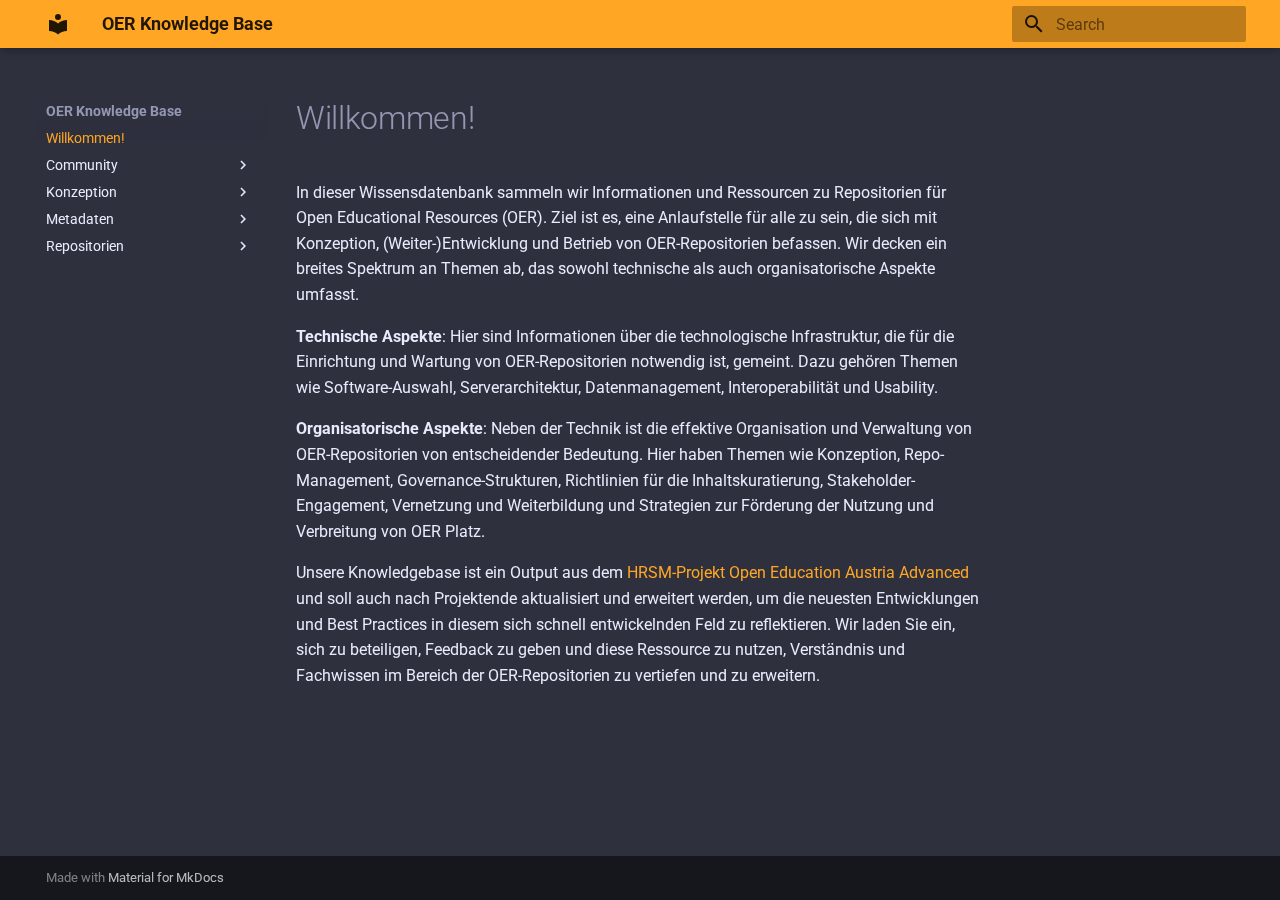
<file: index.html>
<!doctype html>
<html lang="en" class="no-js">
  <head>
    
      <meta charset="utf-8">
      <meta name="viewport" content="width=device-width,initial-scale=1">
      
      
      
        <link rel="canonical" href="https://oerbase.github.io/knowledgebase/">
      
      
      
        <link rel="next" href="Community/contribute/">
      
      <link rel="icon" href="assets/images/favicon.png">
      <meta name="generator" content="mkdocs-1.4.2, mkdocs-material-9.0.6">
    
    
      
        <title>OER Knowledge Base</title>
      
    
    
      <link rel="stylesheet" href="assets/stylesheets/main.558e4712.min.css">
      
        
        <link rel="stylesheet" href="assets/stylesheets/palette.2505c338.min.css">
      
      

    
    
    
      
        
        
        <link rel="preconnect" href="https://fonts.gstatic.com" crossorigin>
        <link rel="stylesheet" href="https://fonts.googleapis.com/css?family=Roboto:300,300i,400,400i,700,700i%7CRoboto+Mono:400,400i,700,700i&display=fallback">
        <style>:root{--md-text-font:"Roboto";--md-code-font:"Roboto Mono"}</style>
      
    
    
    <script>__md_scope=new URL(".",location),__md_hash=e=>[...e].reduce((e,_)=>(e<<5)-e+_.charCodeAt(0),0),__md_get=(e,_=localStorage,t=__md_scope)=>JSON.parse(_.getItem(t.pathname+"."+e)),__md_set=(e,_,t=localStorage,a=__md_scope)=>{try{t.setItem(a.pathname+"."+e,JSON.stringify(_))}catch(e){}}</script>
    
      

    
    
    
  </head>
  
  
    
    
    
    
    
    <body dir="ltr" data-md-color-scheme="slate" data-md-color-primary="orange" data-md-color-accent="">
  
    
    
    <input class="md-toggle" data-md-toggle="drawer" type="checkbox" id="__drawer" autocomplete="off">
    <input class="md-toggle" data-md-toggle="search" type="checkbox" id="__search" autocomplete="off">
    <label class="md-overlay" for="__drawer"></label>
    <div data-md-component="skip">
      
        
        <a href="#willkommen" class="md-skip">
          Skip to content
        </a>
      
    </div>
    <div data-md-component="announce">
      
    </div>
    
    
      

<header class="md-header" data-md-component="header">
  <nav class="md-header__inner md-grid" aria-label="Header">
    <a href="." title="OER Knowledge Base" class="md-header__button md-logo" aria-label="OER Knowledge Base" data-md-component="logo">
      
  
  <svg xmlns="http://www.w3.org/2000/svg" viewBox="0 0 24 24"><path d="M12 8a3 3 0 0 0 3-3 3 3 0 0 0-3-3 3 3 0 0 0-3 3 3 3 0 0 0 3 3m0 3.54C9.64 9.35 6.5 8 3 8v11c3.5 0 6.64 1.35 9 3.54 2.36-2.19 5.5-3.54 9-3.54V8c-3.5 0-6.64 1.35-9 3.54Z"/></svg>

    </a>
    <label class="md-header__button md-icon" for="__drawer">
      <svg xmlns="http://www.w3.org/2000/svg" viewBox="0 0 24 24"><path d="M3 6h18v2H3V6m0 5h18v2H3v-2m0 5h18v2H3v-2Z"/></svg>
    </label>
    <div class="md-header__title" data-md-component="header-title">
      <div class="md-header__ellipsis">
        <div class="md-header__topic">
          <span class="md-ellipsis">
            OER Knowledge Base
          </span>
        </div>
        <div class="md-header__topic" data-md-component="header-topic">
          <span class="md-ellipsis">
            
              Willkommen!
            
          </span>
        </div>
      </div>
    </div>
    
    
    
      <label class="md-header__button md-icon" for="__search">
        <svg xmlns="http://www.w3.org/2000/svg" viewBox="0 0 24 24"><path d="M9.5 3A6.5 6.5 0 0 1 16 9.5c0 1.61-.59 3.09-1.56 4.23l.27.27h.79l5 5-1.5 1.5-5-5v-.79l-.27-.27A6.516 6.516 0 0 1 9.5 16 6.5 6.5 0 0 1 3 9.5 6.5 6.5 0 0 1 9.5 3m0 2C7 5 5 7 5 9.5S7 14 9.5 14 14 12 14 9.5 12 5 9.5 5Z"/></svg>
      </label>
      <div class="md-search" data-md-component="search" role="dialog">
  <label class="md-search__overlay" for="__search"></label>
  <div class="md-search__inner" role="search">
    <form class="md-search__form" name="search">
      <input type="text" class="md-search__input" name="query" aria-label="Search" placeholder="Search" autocapitalize="off" autocorrect="off" autocomplete="off" spellcheck="false" data-md-component="search-query" required>
      <label class="md-search__icon md-icon" for="__search">
        <svg xmlns="http://www.w3.org/2000/svg" viewBox="0 0 24 24"><path d="M9.5 3A6.5 6.5 0 0 1 16 9.5c0 1.61-.59 3.09-1.56 4.23l.27.27h.79l5 5-1.5 1.5-5-5v-.79l-.27-.27A6.516 6.516 0 0 1 9.5 16 6.5 6.5 0 0 1 3 9.5 6.5 6.5 0 0 1 9.5 3m0 2C7 5 5 7 5 9.5S7 14 9.5 14 14 12 14 9.5 12 5 9.5 5Z"/></svg>
        <svg xmlns="http://www.w3.org/2000/svg" viewBox="0 0 24 24"><path d="M20 11v2H8l5.5 5.5-1.42 1.42L4.16 12l7.92-7.92L13.5 5.5 8 11h12Z"/></svg>
      </label>
      <nav class="md-search__options" aria-label="Search">
        
        <button type="reset" class="md-search__icon md-icon" title="Clear" aria-label="Clear" tabindex="-1">
          <svg xmlns="http://www.w3.org/2000/svg" viewBox="0 0 24 24"><path d="M19 6.41 17.59 5 12 10.59 6.41 5 5 6.41 10.59 12 5 17.59 6.41 19 12 13.41 17.59 19 19 17.59 13.41 12 19 6.41Z"/></svg>
        </button>
      </nav>
      
    </form>
    <div class="md-search__output">
      <div class="md-search__scrollwrap" data-md-scrollfix>
        <div class="md-search-result" data-md-component="search-result">
          <div class="md-search-result__meta">
            Initializing search
          </div>
          <ol class="md-search-result__list" role="presentation"></ol>
        </div>
      </div>
    </div>
  </div>
</div>
    
    
  </nav>
  
</header>
    
    <div class="md-container" data-md-component="container">
      
      
        
          
        
      
      <main class="md-main" data-md-component="main">
        <div class="md-main__inner md-grid">
          
            
              
              <div class="md-sidebar md-sidebar--primary" data-md-component="sidebar" data-md-type="navigation" >
                <div class="md-sidebar__scrollwrap">
                  <div class="md-sidebar__inner">
                    


<nav class="md-nav md-nav--primary" aria-label="Navigation" data-md-level="0">
  <label class="md-nav__title" for="__drawer">
    <a href="." title="OER Knowledge Base" class="md-nav__button md-logo" aria-label="OER Knowledge Base" data-md-component="logo">
      
  
  <svg xmlns="http://www.w3.org/2000/svg" viewBox="0 0 24 24"><path d="M12 8a3 3 0 0 0 3-3 3 3 0 0 0-3-3 3 3 0 0 0-3 3 3 3 0 0 0 3 3m0 3.54C9.64 9.35 6.5 8 3 8v11c3.5 0 6.64 1.35 9 3.54 2.36-2.19 5.5-3.54 9-3.54V8c-3.5 0-6.64 1.35-9 3.54Z"/></svg>

    </a>
    OER Knowledge Base
  </label>
  
  <ul class="md-nav__list" data-md-scrollfix>
    
      
      
      

  
  
    
  
  
    <li class="md-nav__item md-nav__item--active">
      
      <input class="md-nav__toggle md-toggle" data-md-toggle="toc" type="checkbox" id="__toc">
      
      
        
      
      
      <a href="." class="md-nav__link md-nav__link--active">
        Willkommen!
      </a>
      
    </li>
  

    
      
      
      

  
  
  
    
    <li class="md-nav__item md-nav__item--nested">
      
      
      
      
      <input class="md-nav__toggle md-toggle " data-md-toggle="__nav_2" type="checkbox" id="__nav_2" >
      
      
      
        <label class="md-nav__link" for="__nav_2" tabindex="0" aria-expanded="false">
          Community
          <span class="md-nav__icon md-icon"></span>
        </label>
      
      <nav class="md-nav" aria-label="Community" data-md-level="1">
        <label class="md-nav__title" for="__nav_2">
          <span class="md-nav__icon md-icon"></span>
          Community
        </label>
        <ul class="md-nav__list" data-md-scrollfix>
          
            
              
  
  
  
    <li class="md-nav__item">
      <a href="Community/contribute/" class="md-nav__link">
        OER Community
      </a>
    </li>
  

            
          
        </ul>
      </nav>
    </li>
  

    
      
      
      

  
  
  
    
    <li class="md-nav__item md-nav__item--nested">
      
      
      
      
      <input class="md-nav__toggle md-toggle " data-md-toggle="__nav_3" type="checkbox" id="__nav_3" >
      
      
      
        <label class="md-nav__link" for="__nav_3" tabindex="0" aria-expanded="false">
          Konzeption
          <span class="md-nav__icon md-icon"></span>
        </label>
      
      <nav class="md-nav" aria-label="Konzeption" data-md-level="1">
        <label class="md-nav__title" for="__nav_3">
          <span class="md-nav__icon md-icon"></span>
          Konzeption
        </label>
        <ul class="md-nav__list" data-md-scrollfix>
          
            
              
  
  
  
    <li class="md-nav__item">
      <a href="Konzeption/Konzeption/" class="md-nav__link">
        Konzeption
      </a>
    </li>
  

            
          
        </ul>
      </nav>
    </li>
  

    
      
      
      

  
  
  
    
    <li class="md-nav__item md-nav__item--nested">
      
      
      
      
      <input class="md-nav__toggle md-toggle " data-md-toggle="__nav_4" type="checkbox" id="__nav_4" >
      
      
      
        <label class="md-nav__link" for="__nav_4" tabindex="0" aria-expanded="false">
          Metadaten
          <span class="md-nav__icon md-icon"></span>
        </label>
      
      <nav class="md-nav" aria-label="Metadaten" data-md-level="1">
        <label class="md-nav__title" for="__nav_4">
          <span class="md-nav__icon md-icon"></span>
          Metadaten
        </label>
        <ul class="md-nav__list" data-md-scrollfix>
          
            
              
  
  
  
    <li class="md-nav__item">
      <a href="Metadaten/metadaten/" class="md-nav__link">
        Metadaten
      </a>
    </li>
  

            
          
        </ul>
      </nav>
    </li>
  

    
      
      
      

  
  
  
    
    <li class="md-nav__item md-nav__item--nested">
      
      
      
      
      <input class="md-nav__toggle md-toggle " data-md-toggle="__nav_5" type="checkbox" id="__nav_5" >
      
      
      
        <label class="md-nav__link" for="__nav_5" tabindex="0" aria-expanded="false">
          Repositorien
          <span class="md-nav__icon md-icon"></span>
        </label>
      
      <nav class="md-nav" aria-label="Repositorien" data-md-level="1">
        <label class="md-nav__title" for="__nav_5">
          <span class="md-nav__icon md-icon"></span>
          Repositorien
        </label>
        <ul class="md-nav__list" data-md-scrollfix>
          
            
              
  
  
  
    <li class="md-nav__item">
      <a href="Repositorien/Beispiele/" class="md-nav__link">
        Beispiele
      </a>
    </li>
  

            
          
            
              
  
  
  
    <li class="md-nav__item">
      <a href="Repositorien/Vergleich/" class="md-nav__link">
        Vergleich
      </a>
    </li>
  

            
          
        </ul>
      </nav>
    </li>
  

    
  </ul>
</nav>
                  </div>
                </div>
              </div>
            
            
              
              <div class="md-sidebar md-sidebar--secondary" data-md-component="sidebar" data-md-type="toc" >
                <div class="md-sidebar__scrollwrap">
                  <div class="md-sidebar__inner">
                    

<nav class="md-nav md-nav--secondary" aria-label="Table of contents">
  
  
  
    
  
  
</nav>
                  </div>
                </div>
              </div>
            
          
          
            <div class="md-content" data-md-component="content">
              <article class="md-content__inner md-typeset">
                
                  



<h1 id="willkommen">Willkommen!</h1>
<p>In dieser Wissensdatenbank sammeln wir Informationen und Ressourcen zu Repositorien für Open Educational Resources (OER). Ziel ist es, eine Anlaufstelle für alle zu sein, die sich mit Konzeption, (Weiter-)Entwicklung und Betrieb von OER-Repositorien befassen. Wir decken ein breites Spektrum an Themen ab, das sowohl technische als auch organisatorische Aspekte umfasst.</p>
<p><strong>Technische Aspekte</strong>: Hier sind Informationen über die technologische Infrastruktur, die für die Einrichtung und Wartung von OER-Repositorien notwendig ist, gemeint. Dazu gehören Themen wie Software-Auswahl, Serverarchitektur, Datenmanagement, Interoperabilität und Usability.</p>
<p><strong>Organisatorische Aspekte</strong>: Neben der Technik ist die effektive Organisation und Verwaltung von OER-Repositorien von entscheidender Bedeutung. Hier haben Themen wie Konzeption, Repo-Management, Governance-Strukturen, Richtlinien für die Inhaltskuratierung, Stakeholder-Engagement, Vernetzung und Weiterbildung und Strategien zur Förderung der Nutzung und Verbreitung von OER Platz. </p>
<p>Unsere Knowledgebase ist ein Output aus dem <a href="https://www.openeducation.at">HRSM-Projekt Open Education Austria Advanced</a> und soll auch nach Projektende aktualisiert und erweitert werden, um die neuesten Entwicklungen und Best Practices in diesem sich schnell entwickelnden Feld zu reflektieren. Wir laden Sie ein, sich zu beteiligen, Feedback zu geben und diese Ressource zu nutzen, Verständnis und Fachwissen im Bereich der OER-Repositorien zu vertiefen und zu erweitern.</p>





                
              </article>
            </div>
          
          
        </div>
        
      </main>
      
        <footer class="md-footer">
  
  <div class="md-footer-meta md-typeset">
    <div class="md-footer-meta__inner md-grid">
      <div class="md-copyright">
  
  
    Made with
    <a href="https://squidfunk.github.io/mkdocs-material/" target="_blank" rel="noopener">
      Material for MkDocs
    </a>
  
</div>
      
    </div>
  </div>
</footer>
      
    </div>
    <div class="md-dialog" data-md-component="dialog">
      <div class="md-dialog__inner md-typeset"></div>
    </div>
    
    <script id="__config" type="application/json">{"base": ".", "features": [], "search": "assets/javascripts/workers/search.e5c33ebb.min.js", "translations": {"clipboard.copied": "Copied to clipboard", "clipboard.copy": "Copy to clipboard", "search.result.more.one": "1 more on this page", "search.result.more.other": "# more on this page", "search.result.none": "No matching documents", "search.result.one": "1 matching document", "search.result.other": "# matching documents", "search.result.placeholder": "Type to start searching", "search.result.term.missing": "Missing", "select.version": "Select version"}}</script>
    
    
      <script src="assets/javascripts/bundle.51d95adb.min.js"></script>
      
    
  </body>
</html>
</file>
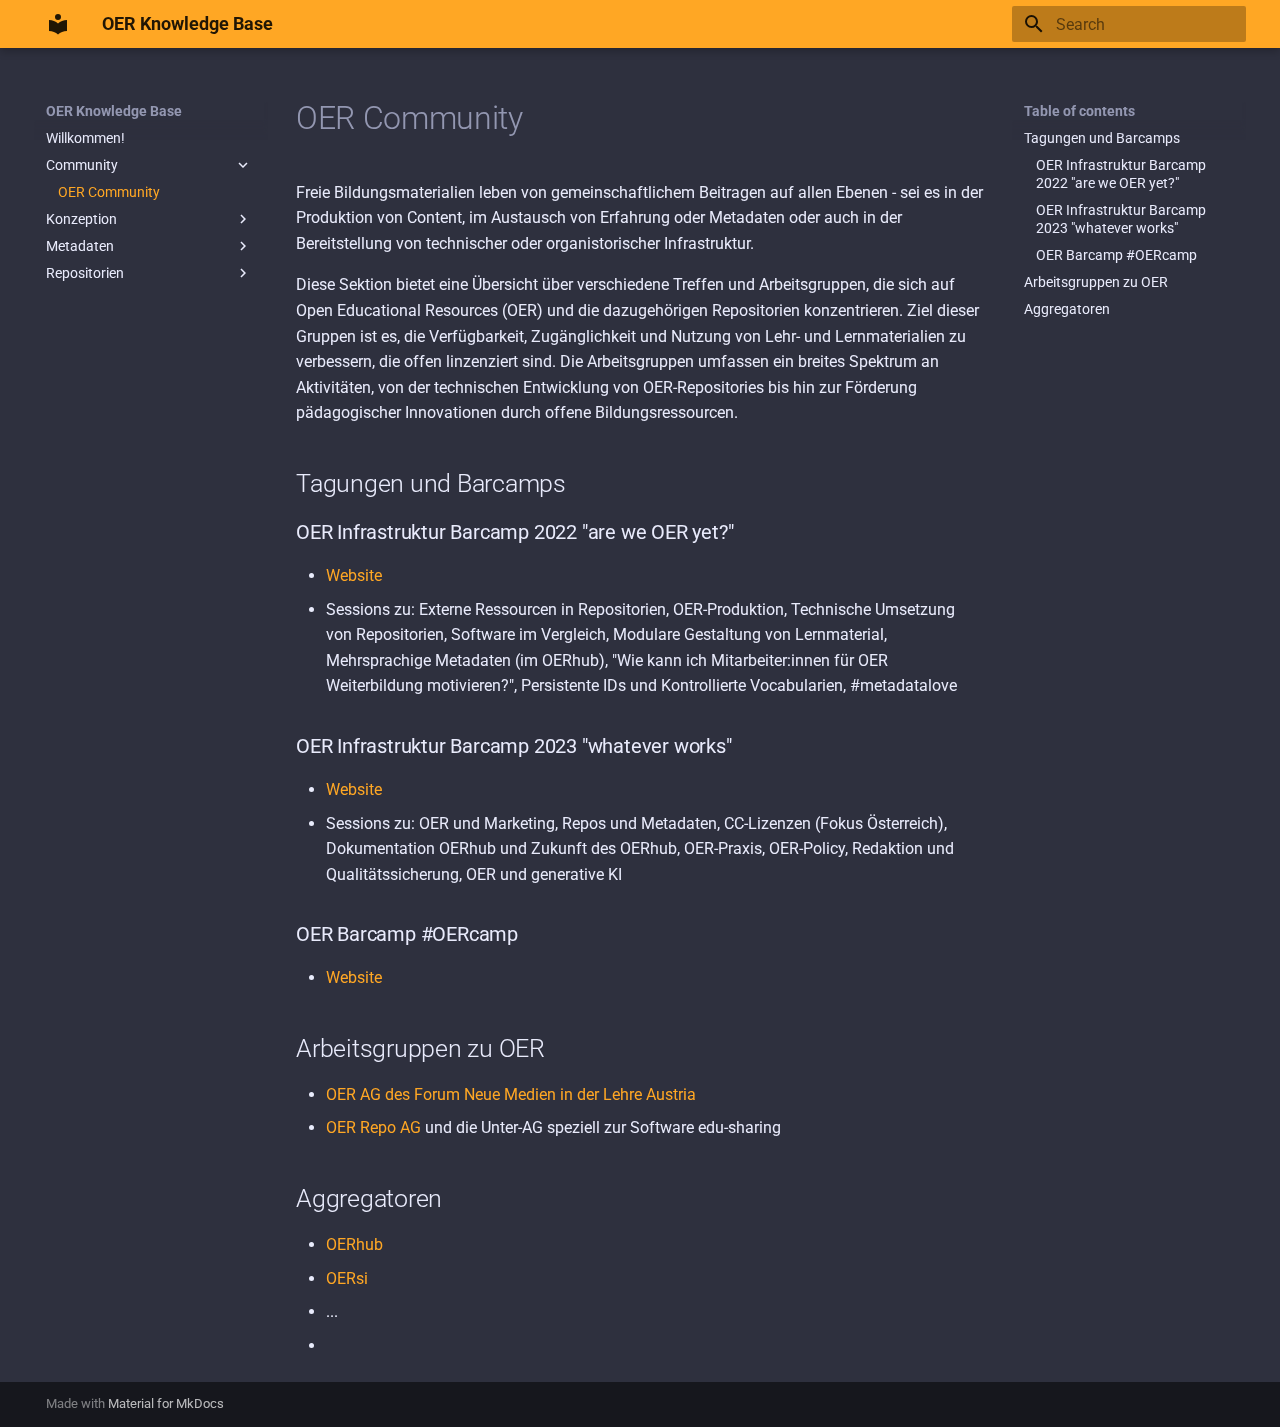
<file: Community/contribute/index.html>
<!doctype html>
<html lang="en" class="no-js">
  <head>
    
      <meta charset="utf-8">
      <meta name="viewport" content="width=device-width,initial-scale=1">
      
      
      
        <link rel="canonical" href="https://oerbase.github.io/knowledgebase/Community/contribute/">
      
      
        <link rel="prev" href="../..">
      
      
        <link rel="next" href="../../Konzeption/Konzeption/">
      
      <link rel="icon" href="../../assets/images/favicon.png">
      <meta name="generator" content="mkdocs-1.4.2, mkdocs-material-9.0.6">
    
    
      
        <title>OER Community - OER Knowledge Base</title>
      
    
    
      <link rel="stylesheet" href="../../assets/stylesheets/main.558e4712.min.css">
      
        
        <link rel="stylesheet" href="../../assets/stylesheets/palette.2505c338.min.css">
      
      

    
    
    
      
        
        
        <link rel="preconnect" href="https://fonts.gstatic.com" crossorigin>
        <link rel="stylesheet" href="https://fonts.googleapis.com/css?family=Roboto:300,300i,400,400i,700,700i%7CRoboto+Mono:400,400i,700,700i&display=fallback">
        <style>:root{--md-text-font:"Roboto";--md-code-font:"Roboto Mono"}</style>
      
    
    
    <script>__md_scope=new URL("../..",location),__md_hash=e=>[...e].reduce((e,_)=>(e<<5)-e+_.charCodeAt(0),0),__md_get=(e,_=localStorage,t=__md_scope)=>JSON.parse(_.getItem(t.pathname+"."+e)),__md_set=(e,_,t=localStorage,a=__md_scope)=>{try{t.setItem(a.pathname+"."+e,JSON.stringify(_))}catch(e){}}</script>
    
      

    
    
    
  </head>
  
  
    
    
    
    
    
    <body dir="ltr" data-md-color-scheme="slate" data-md-color-primary="orange" data-md-color-accent="">
  
    
    
    <input class="md-toggle" data-md-toggle="drawer" type="checkbox" id="__drawer" autocomplete="off">
    <input class="md-toggle" data-md-toggle="search" type="checkbox" id="__search" autocomplete="off">
    <label class="md-overlay" for="__drawer"></label>
    <div data-md-component="skip">
      
        
        <a href="#oer-community" class="md-skip">
          Skip to content
        </a>
      
    </div>
    <div data-md-component="announce">
      
    </div>
    
    
      

<header class="md-header" data-md-component="header">
  <nav class="md-header__inner md-grid" aria-label="Header">
    <a href="../.." title="OER Knowledge Base" class="md-header__button md-logo" aria-label="OER Knowledge Base" data-md-component="logo">
      
  
  <svg xmlns="http://www.w3.org/2000/svg" viewBox="0 0 24 24"><path d="M12 8a3 3 0 0 0 3-3 3 3 0 0 0-3-3 3 3 0 0 0-3 3 3 3 0 0 0 3 3m0 3.54C9.64 9.35 6.5 8 3 8v11c3.5 0 6.64 1.35 9 3.54 2.36-2.19 5.5-3.54 9-3.54V8c-3.5 0-6.64 1.35-9 3.54Z"/></svg>

    </a>
    <label class="md-header__button md-icon" for="__drawer">
      <svg xmlns="http://www.w3.org/2000/svg" viewBox="0 0 24 24"><path d="M3 6h18v2H3V6m0 5h18v2H3v-2m0 5h18v2H3v-2Z"/></svg>
    </label>
    <div class="md-header__title" data-md-component="header-title">
      <div class="md-header__ellipsis">
        <div class="md-header__topic">
          <span class="md-ellipsis">
            OER Knowledge Base
          </span>
        </div>
        <div class="md-header__topic" data-md-component="header-topic">
          <span class="md-ellipsis">
            
              OER Community
            
          </span>
        </div>
      </div>
    </div>
    
    
    
      <label class="md-header__button md-icon" for="__search">
        <svg xmlns="http://www.w3.org/2000/svg" viewBox="0 0 24 24"><path d="M9.5 3A6.5 6.5 0 0 1 16 9.5c0 1.61-.59 3.09-1.56 4.23l.27.27h.79l5 5-1.5 1.5-5-5v-.79l-.27-.27A6.516 6.516 0 0 1 9.5 16 6.5 6.5 0 0 1 3 9.5 6.5 6.5 0 0 1 9.5 3m0 2C7 5 5 7 5 9.5S7 14 9.5 14 14 12 14 9.5 12 5 9.5 5Z"/></svg>
      </label>
      <div class="md-search" data-md-component="search" role="dialog">
  <label class="md-search__overlay" for="__search"></label>
  <div class="md-search__inner" role="search">
    <form class="md-search__form" name="search">
      <input type="text" class="md-search__input" name="query" aria-label="Search" placeholder="Search" autocapitalize="off" autocorrect="off" autocomplete="off" spellcheck="false" data-md-component="search-query" required>
      <label class="md-search__icon md-icon" for="__search">
        <svg xmlns="http://www.w3.org/2000/svg" viewBox="0 0 24 24"><path d="M9.5 3A6.5 6.5 0 0 1 16 9.5c0 1.61-.59 3.09-1.56 4.23l.27.27h.79l5 5-1.5 1.5-5-5v-.79l-.27-.27A6.516 6.516 0 0 1 9.5 16 6.5 6.5 0 0 1 3 9.5 6.5 6.5 0 0 1 9.5 3m0 2C7 5 5 7 5 9.5S7 14 9.5 14 14 12 14 9.5 12 5 9.5 5Z"/></svg>
        <svg xmlns="http://www.w3.org/2000/svg" viewBox="0 0 24 24"><path d="M20 11v2H8l5.5 5.5-1.42 1.42L4.16 12l7.92-7.92L13.5 5.5 8 11h12Z"/></svg>
      </label>
      <nav class="md-search__options" aria-label="Search">
        
        <button type="reset" class="md-search__icon md-icon" title="Clear" aria-label="Clear" tabindex="-1">
          <svg xmlns="http://www.w3.org/2000/svg" viewBox="0 0 24 24"><path d="M19 6.41 17.59 5 12 10.59 6.41 5 5 6.41 10.59 12 5 17.59 6.41 19 12 13.41 17.59 19 19 17.59 13.41 12 19 6.41Z"/></svg>
        </button>
      </nav>
      
    </form>
    <div class="md-search__output">
      <div class="md-search__scrollwrap" data-md-scrollfix>
        <div class="md-search-result" data-md-component="search-result">
          <div class="md-search-result__meta">
            Initializing search
          </div>
          <ol class="md-search-result__list" role="presentation"></ol>
        </div>
      </div>
    </div>
  </div>
</div>
    
    
  </nav>
  
</header>
    
    <div class="md-container" data-md-component="container">
      
      
        
          
        
      
      <main class="md-main" data-md-component="main">
        <div class="md-main__inner md-grid">
          
            
              
              <div class="md-sidebar md-sidebar--primary" data-md-component="sidebar" data-md-type="navigation" >
                <div class="md-sidebar__scrollwrap">
                  <div class="md-sidebar__inner">
                    


<nav class="md-nav md-nav--primary" aria-label="Navigation" data-md-level="0">
  <label class="md-nav__title" for="__drawer">
    <a href="../.." title="OER Knowledge Base" class="md-nav__button md-logo" aria-label="OER Knowledge Base" data-md-component="logo">
      
  
  <svg xmlns="http://www.w3.org/2000/svg" viewBox="0 0 24 24"><path d="M12 8a3 3 0 0 0 3-3 3 3 0 0 0-3-3 3 3 0 0 0-3 3 3 3 0 0 0 3 3m0 3.54C9.64 9.35 6.5 8 3 8v11c3.5 0 6.64 1.35 9 3.54 2.36-2.19 5.5-3.54 9-3.54V8c-3.5 0-6.64 1.35-9 3.54Z"/></svg>

    </a>
    OER Knowledge Base
  </label>
  
  <ul class="md-nav__list" data-md-scrollfix>
    
      
      
      

  
  
  
    <li class="md-nav__item">
      <a href="../.." class="md-nav__link">
        Willkommen!
      </a>
    </li>
  

    
      
      
      

  
  
    
  
  
    
    <li class="md-nav__item md-nav__item--active md-nav__item--nested">
      
      
      
      
      <input class="md-nav__toggle md-toggle " data-md-toggle="__nav_2" type="checkbox" id="__nav_2" checked>
      
      
      
        <label class="md-nav__link" for="__nav_2" tabindex="0" aria-expanded="true">
          Community
          <span class="md-nav__icon md-icon"></span>
        </label>
      
      <nav class="md-nav" aria-label="Community" data-md-level="1">
        <label class="md-nav__title" for="__nav_2">
          <span class="md-nav__icon md-icon"></span>
          Community
        </label>
        <ul class="md-nav__list" data-md-scrollfix>
          
            
              
  
  
    
  
  
    <li class="md-nav__item md-nav__item--active">
      
      <input class="md-nav__toggle md-toggle" data-md-toggle="toc" type="checkbox" id="__toc">
      
      
        
      
      
        <label class="md-nav__link md-nav__link--active" for="__toc">
          OER Community
          <span class="md-nav__icon md-icon"></span>
        </label>
      
      <a href="./" class="md-nav__link md-nav__link--active">
        OER Community
      </a>
      
        

<nav class="md-nav md-nav--secondary" aria-label="Table of contents">
  
  
  
    
  
  
    <label class="md-nav__title" for="__toc">
      <span class="md-nav__icon md-icon"></span>
      Table of contents
    </label>
    <ul class="md-nav__list" data-md-component="toc" data-md-scrollfix>
      
        <li class="md-nav__item">
  <a href="#tagungen-und-barcamps" class="md-nav__link">
    Tagungen und Barcamps
  </a>
  
    <nav class="md-nav" aria-label="Tagungen und Barcamps">
      <ul class="md-nav__list">
        
          <li class="md-nav__item">
  <a href="#oer-infrastruktur-barcamp-2022-are-we-oer-yet" class="md-nav__link">
    OER Infrastruktur Barcamp 2022 "are we OER yet?"
  </a>
  
</li>
        
          <li class="md-nav__item">
  <a href="#oer-infrastruktur-barcamp-2023-whatever-works" class="md-nav__link">
    OER Infrastruktur Barcamp 2023 "whatever works"
  </a>
  
</li>
        
          <li class="md-nav__item">
  <a href="#oer-barcamp-oercamp" class="md-nav__link">
    OER Barcamp #OERcamp
  </a>
  
</li>
        
      </ul>
    </nav>
  
</li>
      
        <li class="md-nav__item">
  <a href="#arbeitsgruppen-zu-oer" class="md-nav__link">
    Arbeitsgruppen zu OER
  </a>
  
</li>
      
        <li class="md-nav__item">
  <a href="#aggregatoren" class="md-nav__link">
    Aggregatoren
  </a>
  
</li>
      
    </ul>
  
</nav>
      
    </li>
  

            
          
        </ul>
      </nav>
    </li>
  

    
      
      
      

  
  
  
    
    <li class="md-nav__item md-nav__item--nested">
      
      
      
      
      <input class="md-nav__toggle md-toggle " data-md-toggle="__nav_3" type="checkbox" id="__nav_3" >
      
      
      
        <label class="md-nav__link" for="__nav_3" tabindex="0" aria-expanded="false">
          Konzeption
          <span class="md-nav__icon md-icon"></span>
        </label>
      
      <nav class="md-nav" aria-label="Konzeption" data-md-level="1">
        <label class="md-nav__title" for="__nav_3">
          <span class="md-nav__icon md-icon"></span>
          Konzeption
        </label>
        <ul class="md-nav__list" data-md-scrollfix>
          
            
              
  
  
  
    <li class="md-nav__item">
      <a href="../../Konzeption/Konzeption/" class="md-nav__link">
        Konzeption
      </a>
    </li>
  

            
          
        </ul>
      </nav>
    </li>
  

    
      
      
      

  
  
  
    
    <li class="md-nav__item md-nav__item--nested">
      
      
      
      
      <input class="md-nav__toggle md-toggle " data-md-toggle="__nav_4" type="checkbox" id="__nav_4" >
      
      
      
        <label class="md-nav__link" for="__nav_4" tabindex="0" aria-expanded="false">
          Metadaten
          <span class="md-nav__icon md-icon"></span>
        </label>
      
      <nav class="md-nav" aria-label="Metadaten" data-md-level="1">
        <label class="md-nav__title" for="__nav_4">
          <span class="md-nav__icon md-icon"></span>
          Metadaten
        </label>
        <ul class="md-nav__list" data-md-scrollfix>
          
            
              
  
  
  
    <li class="md-nav__item">
      <a href="../../Metadaten/metadaten/" class="md-nav__link">
        Metadaten
      </a>
    </li>
  

            
          
        </ul>
      </nav>
    </li>
  

    
      
      
      

  
  
  
    
    <li class="md-nav__item md-nav__item--nested">
      
      
      
      
      <input class="md-nav__toggle md-toggle " data-md-toggle="__nav_5" type="checkbox" id="__nav_5" >
      
      
      
        <label class="md-nav__link" for="__nav_5" tabindex="0" aria-expanded="false">
          Repositorien
          <span class="md-nav__icon md-icon"></span>
        </label>
      
      <nav class="md-nav" aria-label="Repositorien" data-md-level="1">
        <label class="md-nav__title" for="__nav_5">
          <span class="md-nav__icon md-icon"></span>
          Repositorien
        </label>
        <ul class="md-nav__list" data-md-scrollfix>
          
            
              
  
  
  
    <li class="md-nav__item">
      <a href="../../Repositorien/Beispiele/" class="md-nav__link">
        Beispiele
      </a>
    </li>
  

            
          
            
              
  
  
  
    <li class="md-nav__item">
      <a href="../../Repositorien/Vergleich/" class="md-nav__link">
        Vergleich
      </a>
    </li>
  

            
          
        </ul>
      </nav>
    </li>
  

    
  </ul>
</nav>
                  </div>
                </div>
              </div>
            
            
              
              <div class="md-sidebar md-sidebar--secondary" data-md-component="sidebar" data-md-type="toc" >
                <div class="md-sidebar__scrollwrap">
                  <div class="md-sidebar__inner">
                    

<nav class="md-nav md-nav--secondary" aria-label="Table of contents">
  
  
  
    
  
  
    <label class="md-nav__title" for="__toc">
      <span class="md-nav__icon md-icon"></span>
      Table of contents
    </label>
    <ul class="md-nav__list" data-md-component="toc" data-md-scrollfix>
      
        <li class="md-nav__item">
  <a href="#tagungen-und-barcamps" class="md-nav__link">
    Tagungen und Barcamps
  </a>
  
    <nav class="md-nav" aria-label="Tagungen und Barcamps">
      <ul class="md-nav__list">
        
          <li class="md-nav__item">
  <a href="#oer-infrastruktur-barcamp-2022-are-we-oer-yet" class="md-nav__link">
    OER Infrastruktur Barcamp 2022 "are we OER yet?"
  </a>
  
</li>
        
          <li class="md-nav__item">
  <a href="#oer-infrastruktur-barcamp-2023-whatever-works" class="md-nav__link">
    OER Infrastruktur Barcamp 2023 "whatever works"
  </a>
  
</li>
        
          <li class="md-nav__item">
  <a href="#oer-barcamp-oercamp" class="md-nav__link">
    OER Barcamp #OERcamp
  </a>
  
</li>
        
      </ul>
    </nav>
  
</li>
      
        <li class="md-nav__item">
  <a href="#arbeitsgruppen-zu-oer" class="md-nav__link">
    Arbeitsgruppen zu OER
  </a>
  
</li>
      
        <li class="md-nav__item">
  <a href="#aggregatoren" class="md-nav__link">
    Aggregatoren
  </a>
  
</li>
      
    </ul>
  
</nav>
                  </div>
                </div>
              </div>
            
          
          
            <div class="md-content" data-md-component="content">
              <article class="md-content__inner md-typeset">
                
                  



<h1 id="oer-community">OER Community</h1>
<p>Freie Bildungsmaterialien leben von gemeinschaftlichem Beitragen auf allen Ebenen - sei es in der Produktion von Content, im Austausch von Erfahrung oder Metadaten oder auch in der Bereitstellung von technischer oder organistorischer Infrastruktur. </p>
<p>Diese Sektion bietet eine Übersicht über verschiedene Treffen und Arbeitsgruppen, die sich auf Open Educational Resources (OER) und die dazugehörigen Repositorien konzentrieren. Ziel dieser Gruppen ist es, die Verfügbarkeit, Zugänglichkeit und Nutzung von Lehr- und Lernmaterialien zu verbessern, die offen linzenziert sind. Die Arbeitsgruppen umfassen ein breites Spektrum an Aktivitäten, von der technischen Entwicklung von OER-Repositories bis hin zur Förderung pädagogischer Innovationen durch offene Bildungsressourcen.</p>
<h2 id="tagungen-und-barcamps">Tagungen und Barcamps</h2>
<h3 id="oer-infrastruktur-barcamp-2022-are-we-oer-yet">OER Infrastruktur Barcamp 2022 "are we OER yet?"</h3>
<ul>
<li><a href="https://oerbase.github.io/Barcamp/">Website</a></li>
<li>Sessions zu: Externe Ressourcen in Repositorien, OER-Produktion, Technische Umsetzung von Repositorien, Software im Vergleich, Modulare Gestaltung von Lernmaterial, 
Mehrsprachige Metadaten (im OERhub), "Wie kann ich Mitarbeiter:innen für OER Weiterbildung motivieren?", Persistente IDs und Kontrollierte Vocabularien, #metadatalove</li>
</ul>
<h3 id="oer-infrastruktur-barcamp-2023-whatever-works">OER Infrastruktur Barcamp 2023 "whatever works"</h3>
<ul>
<li><a href="https://oerbase.github.io/Barcamp2/barcamp-2/">Website</a></li>
<li>Sessions zu: OER und Marketing, Repos und Metadaten, CC-Lizenzen (Fokus Österreich), Dokumentation OERhub und Zukunft des OERhub, OER-Praxis, OER-Policy, Redaktion und Qualitätssicherung, OER und generative KI</li>
</ul>
<h3 id="oer-barcamp-oercamp">OER Barcamp #OERcamp</h3>
<ul>
<li><a href="https://www.oercamp.de/">Website</a></li>
</ul>
<h2 id="arbeitsgruppen-zu-oer">Arbeitsgruppen zu OER</h2>
<ul>
<li><a href="https://www.fnma.at/arbeitsgruppen/open-educational-resources">OER AG des Forum Neue Medien in der Lehre Austria</a></li>
<li><a href="https://www.oer-repo-ag.de/">OER Repo AG</a> und die Unter-AG speziell zur Software edu-sharing</li>
</ul>
<h2 id="aggregatoren">Aggregatoren</h2>
<ul>
<li><a href="https://oerhub.at/">OERhub</a></li>
<li><a href="https://oersi.org/resources/">OERsi</a></li>
<li>...</li>
<li></li>
</ul>





                
              </article>
            </div>
          
          
        </div>
        
      </main>
      
        <footer class="md-footer">
  
  <div class="md-footer-meta md-typeset">
    <div class="md-footer-meta__inner md-grid">
      <div class="md-copyright">
  
  
    Made with
    <a href="https://squidfunk.github.io/mkdocs-material/" target="_blank" rel="noopener">
      Material for MkDocs
    </a>
  
</div>
      
    </div>
  </div>
</footer>
      
    </div>
    <div class="md-dialog" data-md-component="dialog">
      <div class="md-dialog__inner md-typeset"></div>
    </div>
    
    <script id="__config" type="application/json">{"base": "../..", "features": [], "search": "../../assets/javascripts/workers/search.e5c33ebb.min.js", "translations": {"clipboard.copied": "Copied to clipboard", "clipboard.copy": "Copy to clipboard", "search.result.more.one": "1 more on this page", "search.result.more.other": "# more on this page", "search.result.none": "No matching documents", "search.result.one": "1 matching document", "search.result.other": "# matching documents", "search.result.placeholder": "Type to start searching", "search.result.term.missing": "Missing", "select.version": "Select version"}}</script>
    
    
      <script src="../../assets/javascripts/bundle.51d95adb.min.js"></script>
      
    
  </body>
</html>
</file>
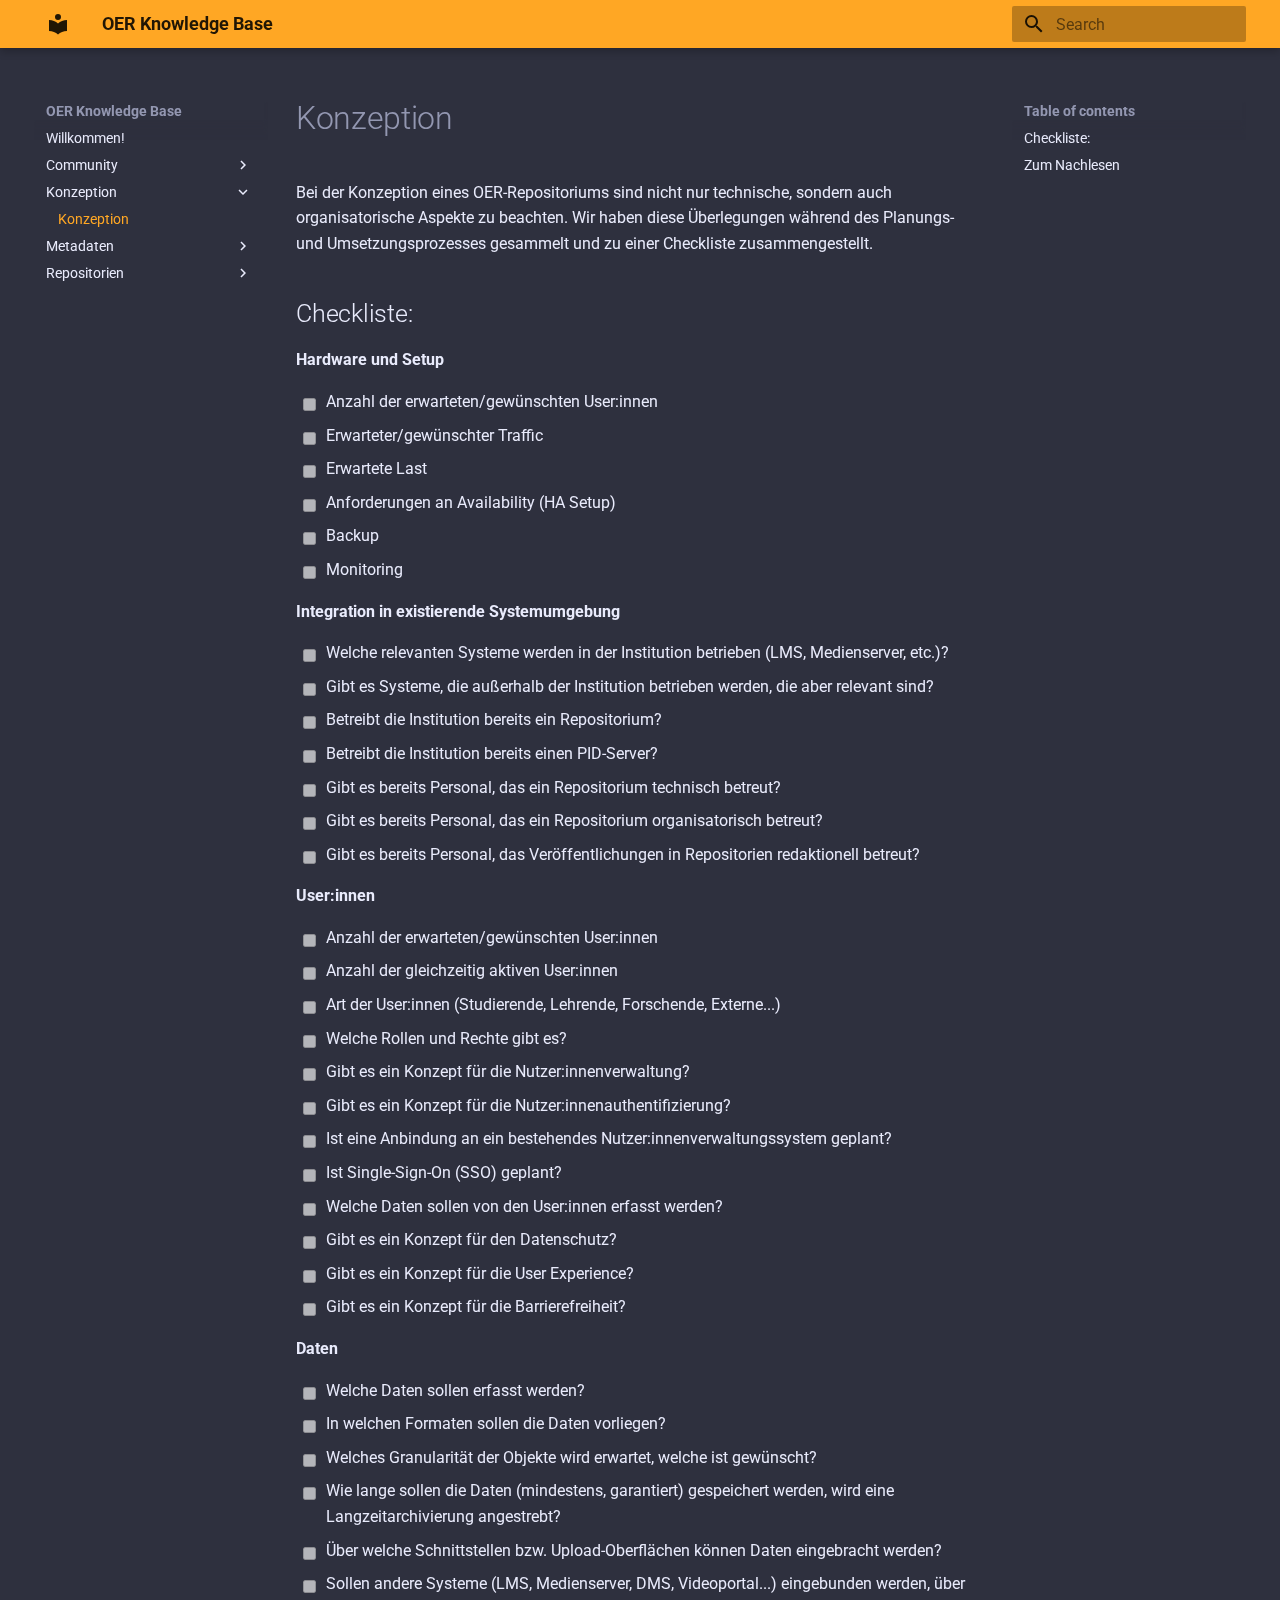
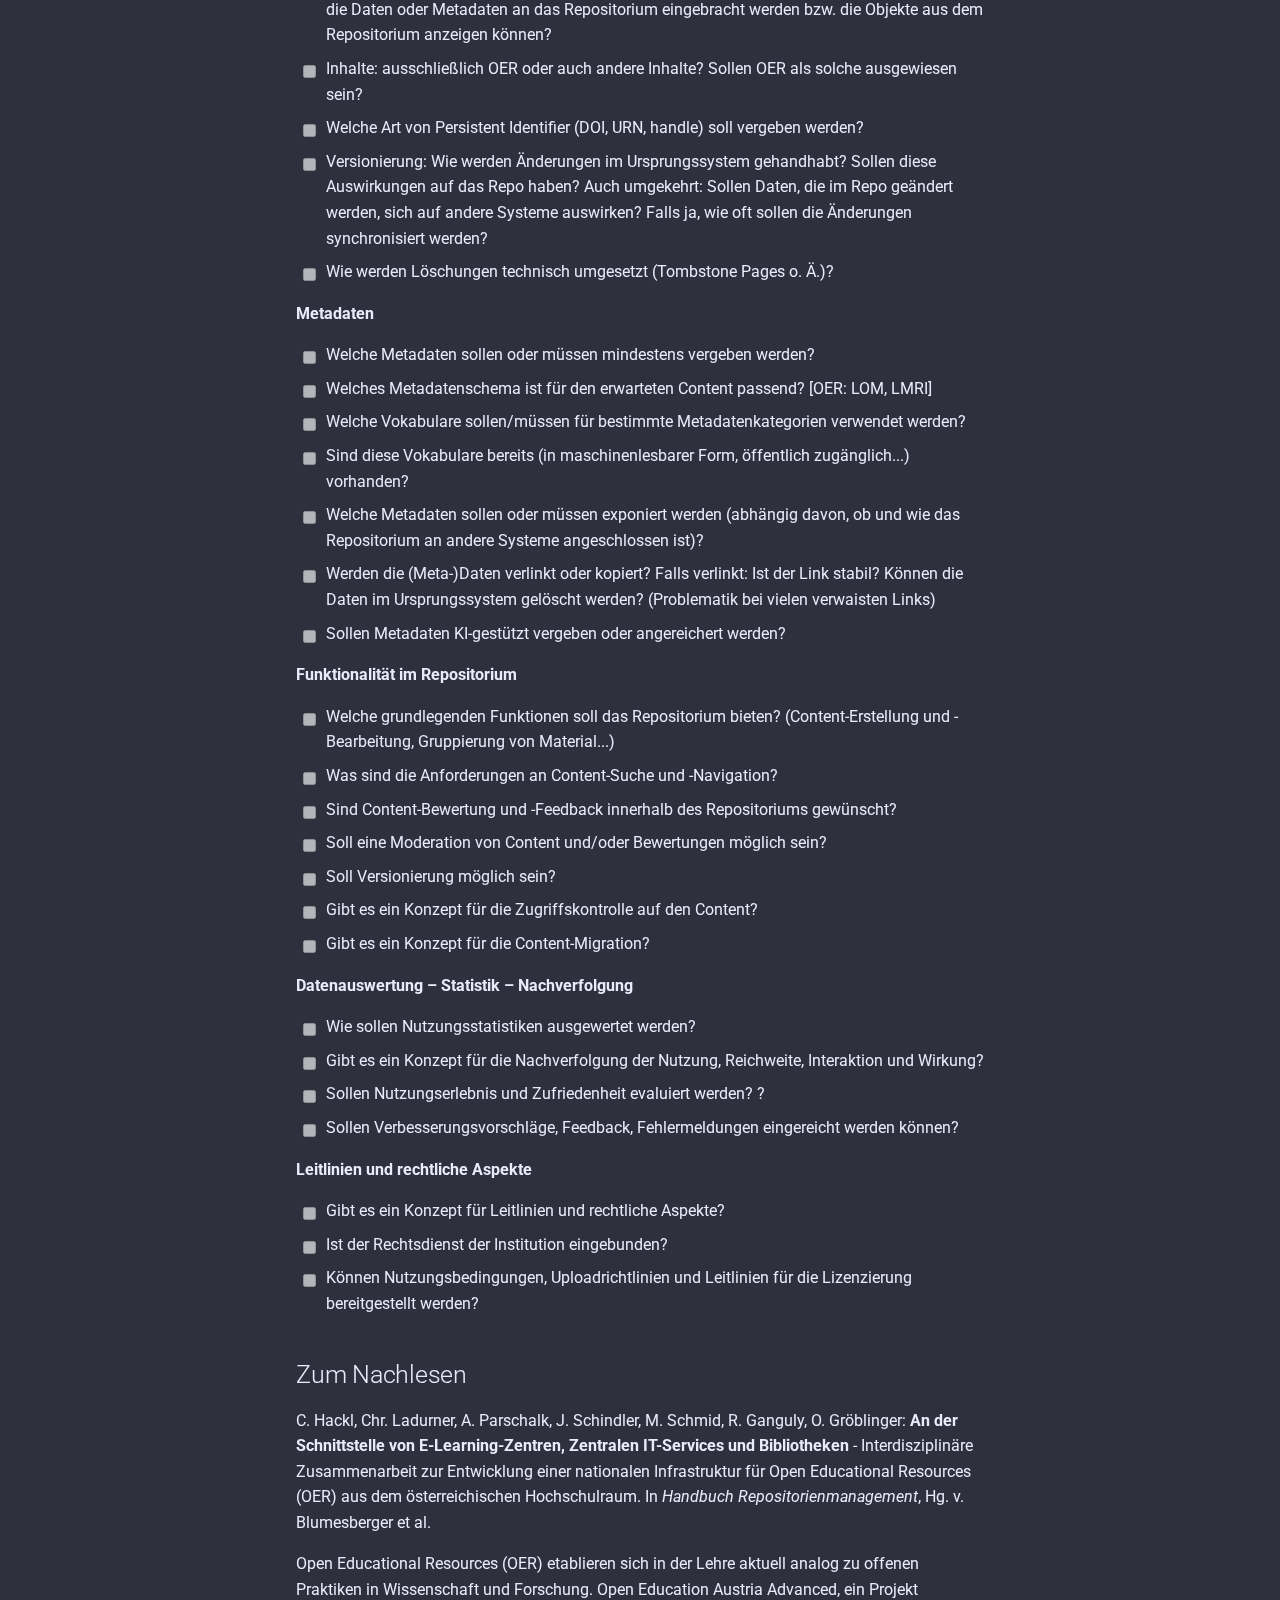
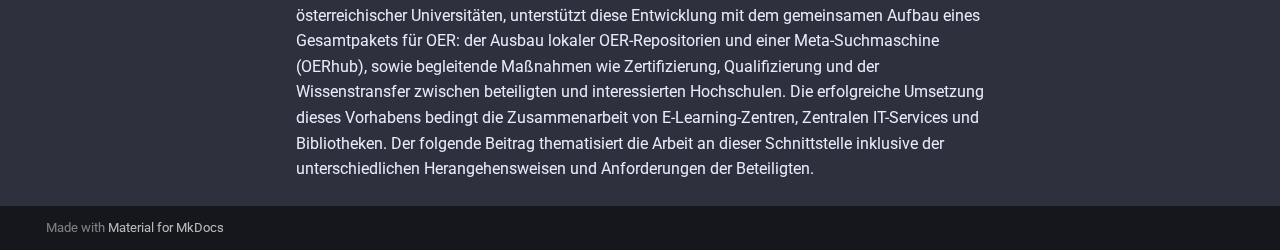
<file: Konzeption/Konzeption/index.html>
<!doctype html>
<html lang="en" class="no-js">
  <head>
    
      <meta charset="utf-8">
      <meta name="viewport" content="width=device-width,initial-scale=1">
      
      
      
        <link rel="canonical" href="https://oerbase.github.io/knowledgebase/Konzeption/Konzeption/">
      
      
        <link rel="prev" href="../../Community/contribute/">
      
      
        <link rel="next" href="../../Metadaten/metadaten/">
      
      <link rel="icon" href="../../assets/images/favicon.png">
      <meta name="generator" content="mkdocs-1.4.2, mkdocs-material-9.0.6">
    
    
      
        <title>Konzeption - OER Knowledge Base</title>
      
    
    
      <link rel="stylesheet" href="../../assets/stylesheets/main.558e4712.min.css">
      
        
        <link rel="stylesheet" href="../../assets/stylesheets/palette.2505c338.min.css">
      
      

    
    
    
      
        
        
        <link rel="preconnect" href="https://fonts.gstatic.com" crossorigin>
        <link rel="stylesheet" href="https://fonts.googleapis.com/css?family=Roboto:300,300i,400,400i,700,700i%7CRoboto+Mono:400,400i,700,700i&display=fallback">
        <style>:root{--md-text-font:"Roboto";--md-code-font:"Roboto Mono"}</style>
      
    
    
    <script>__md_scope=new URL("../..",location),__md_hash=e=>[...e].reduce((e,_)=>(e<<5)-e+_.charCodeAt(0),0),__md_get=(e,_=localStorage,t=__md_scope)=>JSON.parse(_.getItem(t.pathname+"."+e)),__md_set=(e,_,t=localStorage,a=__md_scope)=>{try{t.setItem(a.pathname+"."+e,JSON.stringify(_))}catch(e){}}</script>
    
      

    
    
    
  </head>
  
  
    
    
    
    
    
    <body dir="ltr" data-md-color-scheme="slate" data-md-color-primary="orange" data-md-color-accent="">
  
    
    
    <input class="md-toggle" data-md-toggle="drawer" type="checkbox" id="__drawer" autocomplete="off">
    <input class="md-toggle" data-md-toggle="search" type="checkbox" id="__search" autocomplete="off">
    <label class="md-overlay" for="__drawer"></label>
    <div data-md-component="skip">
      
        
        <a href="#konzeption" class="md-skip">
          Skip to content
        </a>
      
    </div>
    <div data-md-component="announce">
      
    </div>
    
    
      

<header class="md-header" data-md-component="header">
  <nav class="md-header__inner md-grid" aria-label="Header">
    <a href="../.." title="OER Knowledge Base" class="md-header__button md-logo" aria-label="OER Knowledge Base" data-md-component="logo">
      
  
  <svg xmlns="http://www.w3.org/2000/svg" viewBox="0 0 24 24"><path d="M12 8a3 3 0 0 0 3-3 3 3 0 0 0-3-3 3 3 0 0 0-3 3 3 3 0 0 0 3 3m0 3.54C9.64 9.35 6.5 8 3 8v11c3.5 0 6.64 1.35 9 3.54 2.36-2.19 5.5-3.54 9-3.54V8c-3.5 0-6.64 1.35-9 3.54Z"/></svg>

    </a>
    <label class="md-header__button md-icon" for="__drawer">
      <svg xmlns="http://www.w3.org/2000/svg" viewBox="0 0 24 24"><path d="M3 6h18v2H3V6m0 5h18v2H3v-2m0 5h18v2H3v-2Z"/></svg>
    </label>
    <div class="md-header__title" data-md-component="header-title">
      <div class="md-header__ellipsis">
        <div class="md-header__topic">
          <span class="md-ellipsis">
            OER Knowledge Base
          </span>
        </div>
        <div class="md-header__topic" data-md-component="header-topic">
          <span class="md-ellipsis">
            
              Konzeption
            
          </span>
        </div>
      </div>
    </div>
    
    
    
      <label class="md-header__button md-icon" for="__search">
        <svg xmlns="http://www.w3.org/2000/svg" viewBox="0 0 24 24"><path d="M9.5 3A6.5 6.5 0 0 1 16 9.5c0 1.61-.59 3.09-1.56 4.23l.27.27h.79l5 5-1.5 1.5-5-5v-.79l-.27-.27A6.516 6.516 0 0 1 9.5 16 6.5 6.5 0 0 1 3 9.5 6.5 6.5 0 0 1 9.5 3m0 2C7 5 5 7 5 9.5S7 14 9.5 14 14 12 14 9.5 12 5 9.5 5Z"/></svg>
      </label>
      <div class="md-search" data-md-component="search" role="dialog">
  <label class="md-search__overlay" for="__search"></label>
  <div class="md-search__inner" role="search">
    <form class="md-search__form" name="search">
      <input type="text" class="md-search__input" name="query" aria-label="Search" placeholder="Search" autocapitalize="off" autocorrect="off" autocomplete="off" spellcheck="false" data-md-component="search-query" required>
      <label class="md-search__icon md-icon" for="__search">
        <svg xmlns="http://www.w3.org/2000/svg" viewBox="0 0 24 24"><path d="M9.5 3A6.5 6.5 0 0 1 16 9.5c0 1.61-.59 3.09-1.56 4.23l.27.27h.79l5 5-1.5 1.5-5-5v-.79l-.27-.27A6.516 6.516 0 0 1 9.5 16 6.5 6.5 0 0 1 3 9.5 6.5 6.5 0 0 1 9.5 3m0 2C7 5 5 7 5 9.5S7 14 9.5 14 14 12 14 9.5 12 5 9.5 5Z"/></svg>
        <svg xmlns="http://www.w3.org/2000/svg" viewBox="0 0 24 24"><path d="M20 11v2H8l5.5 5.5-1.42 1.42L4.16 12l7.92-7.92L13.5 5.5 8 11h12Z"/></svg>
      </label>
      <nav class="md-search__options" aria-label="Search">
        
        <button type="reset" class="md-search__icon md-icon" title="Clear" aria-label="Clear" tabindex="-1">
          <svg xmlns="http://www.w3.org/2000/svg" viewBox="0 0 24 24"><path d="M19 6.41 17.59 5 12 10.59 6.41 5 5 6.41 10.59 12 5 17.59 6.41 19 12 13.41 17.59 19 19 17.59 13.41 12 19 6.41Z"/></svg>
        </button>
      </nav>
      
    </form>
    <div class="md-search__output">
      <div class="md-search__scrollwrap" data-md-scrollfix>
        <div class="md-search-result" data-md-component="search-result">
          <div class="md-search-result__meta">
            Initializing search
          </div>
          <ol class="md-search-result__list" role="presentation"></ol>
        </div>
      </div>
    </div>
  </div>
</div>
    
    
  </nav>
  
</header>
    
    <div class="md-container" data-md-component="container">
      
      
        
          
        
      
      <main class="md-main" data-md-component="main">
        <div class="md-main__inner md-grid">
          
            
              
              <div class="md-sidebar md-sidebar--primary" data-md-component="sidebar" data-md-type="navigation" >
                <div class="md-sidebar__scrollwrap">
                  <div class="md-sidebar__inner">
                    


<nav class="md-nav md-nav--primary" aria-label="Navigation" data-md-level="0">
  <label class="md-nav__title" for="__drawer">
    <a href="../.." title="OER Knowledge Base" class="md-nav__button md-logo" aria-label="OER Knowledge Base" data-md-component="logo">
      
  
  <svg xmlns="http://www.w3.org/2000/svg" viewBox="0 0 24 24"><path d="M12 8a3 3 0 0 0 3-3 3 3 0 0 0-3-3 3 3 0 0 0-3 3 3 3 0 0 0 3 3m0 3.54C9.64 9.35 6.5 8 3 8v11c3.5 0 6.64 1.35 9 3.54 2.36-2.19 5.5-3.54 9-3.54V8c-3.5 0-6.64 1.35-9 3.54Z"/></svg>

    </a>
    OER Knowledge Base
  </label>
  
  <ul class="md-nav__list" data-md-scrollfix>
    
      
      
      

  
  
  
    <li class="md-nav__item">
      <a href="../.." class="md-nav__link">
        Willkommen!
      </a>
    </li>
  

    
      
      
      

  
  
  
    
    <li class="md-nav__item md-nav__item--nested">
      
      
      
      
      <input class="md-nav__toggle md-toggle " data-md-toggle="__nav_2" type="checkbox" id="__nav_2" >
      
      
      
        <label class="md-nav__link" for="__nav_2" tabindex="0" aria-expanded="false">
          Community
          <span class="md-nav__icon md-icon"></span>
        </label>
      
      <nav class="md-nav" aria-label="Community" data-md-level="1">
        <label class="md-nav__title" for="__nav_2">
          <span class="md-nav__icon md-icon"></span>
          Community
        </label>
        <ul class="md-nav__list" data-md-scrollfix>
          
            
              
  
  
  
    <li class="md-nav__item">
      <a href="../../Community/contribute/" class="md-nav__link">
        OER Community
      </a>
    </li>
  

            
          
        </ul>
      </nav>
    </li>
  

    
      
      
      

  
  
    
  
  
    
    <li class="md-nav__item md-nav__item--active md-nav__item--nested">
      
      
      
      
      <input class="md-nav__toggle md-toggle " data-md-toggle="__nav_3" type="checkbox" id="__nav_3" checked>
      
      
      
        <label class="md-nav__link" for="__nav_3" tabindex="0" aria-expanded="true">
          Konzeption
          <span class="md-nav__icon md-icon"></span>
        </label>
      
      <nav class="md-nav" aria-label="Konzeption" data-md-level="1">
        <label class="md-nav__title" for="__nav_3">
          <span class="md-nav__icon md-icon"></span>
          Konzeption
        </label>
        <ul class="md-nav__list" data-md-scrollfix>
          
            
              
  
  
    
  
  
    <li class="md-nav__item md-nav__item--active">
      
      <input class="md-nav__toggle md-toggle" data-md-toggle="toc" type="checkbox" id="__toc">
      
      
        
      
      
        <label class="md-nav__link md-nav__link--active" for="__toc">
          Konzeption
          <span class="md-nav__icon md-icon"></span>
        </label>
      
      <a href="./" class="md-nav__link md-nav__link--active">
        Konzeption
      </a>
      
        

<nav class="md-nav md-nav--secondary" aria-label="Table of contents">
  
  
  
    
  
  
    <label class="md-nav__title" for="__toc">
      <span class="md-nav__icon md-icon"></span>
      Table of contents
    </label>
    <ul class="md-nav__list" data-md-component="toc" data-md-scrollfix>
      
        <li class="md-nav__item">
  <a href="#checkliste" class="md-nav__link">
    Checkliste:
  </a>
  
</li>
      
        <li class="md-nav__item">
  <a href="#zum-nachlesen" class="md-nav__link">
    Zum Nachlesen
  </a>
  
</li>
      
    </ul>
  
</nav>
      
    </li>
  

            
          
        </ul>
      </nav>
    </li>
  

    
      
      
      

  
  
  
    
    <li class="md-nav__item md-nav__item--nested">
      
      
      
      
      <input class="md-nav__toggle md-toggle " data-md-toggle="__nav_4" type="checkbox" id="__nav_4" >
      
      
      
        <label class="md-nav__link" for="__nav_4" tabindex="0" aria-expanded="false">
          Metadaten
          <span class="md-nav__icon md-icon"></span>
        </label>
      
      <nav class="md-nav" aria-label="Metadaten" data-md-level="1">
        <label class="md-nav__title" for="__nav_4">
          <span class="md-nav__icon md-icon"></span>
          Metadaten
        </label>
        <ul class="md-nav__list" data-md-scrollfix>
          
            
              
  
  
  
    <li class="md-nav__item">
      <a href="../../Metadaten/metadaten/" class="md-nav__link">
        Metadaten
      </a>
    </li>
  

            
          
        </ul>
      </nav>
    </li>
  

    
      
      
      

  
  
  
    
    <li class="md-nav__item md-nav__item--nested">
      
      
      
      
      <input class="md-nav__toggle md-toggle " data-md-toggle="__nav_5" type="checkbox" id="__nav_5" >
      
      
      
        <label class="md-nav__link" for="__nav_5" tabindex="0" aria-expanded="false">
          Repositorien
          <span class="md-nav__icon md-icon"></span>
        </label>
      
      <nav class="md-nav" aria-label="Repositorien" data-md-level="1">
        <label class="md-nav__title" for="__nav_5">
          <span class="md-nav__icon md-icon"></span>
          Repositorien
        </label>
        <ul class="md-nav__list" data-md-scrollfix>
          
            
              
  
  
  
    <li class="md-nav__item">
      <a href="../../Repositorien/Beispiele/" class="md-nav__link">
        Beispiele
      </a>
    </li>
  

            
          
            
              
  
  
  
    <li class="md-nav__item">
      <a href="../../Repositorien/Vergleich/" class="md-nav__link">
        Vergleich
      </a>
    </li>
  

            
          
        </ul>
      </nav>
    </li>
  

    
  </ul>
</nav>
                  </div>
                </div>
              </div>
            
            
              
              <div class="md-sidebar md-sidebar--secondary" data-md-component="sidebar" data-md-type="toc" >
                <div class="md-sidebar__scrollwrap">
                  <div class="md-sidebar__inner">
                    

<nav class="md-nav md-nav--secondary" aria-label="Table of contents">
  
  
  
    
  
  
    <label class="md-nav__title" for="__toc">
      <span class="md-nav__icon md-icon"></span>
      Table of contents
    </label>
    <ul class="md-nav__list" data-md-component="toc" data-md-scrollfix>
      
        <li class="md-nav__item">
  <a href="#checkliste" class="md-nav__link">
    Checkliste:
  </a>
  
</li>
      
        <li class="md-nav__item">
  <a href="#zum-nachlesen" class="md-nav__link">
    Zum Nachlesen
  </a>
  
</li>
      
    </ul>
  
</nav>
                  </div>
                </div>
              </div>
            
          
          
            <div class="md-content" data-md-component="content">
              <article class="md-content__inner md-typeset">
                
                  



<h1 id="konzeption">Konzeption</h1>
<p>Bei der Konzeption eines OER-Repositoriums sind nicht nur technische, sondern auch organisatorische Aspekte zu beachten. Wir haben diese Überlegungen während des Planungs- und Umsetzungsprozesses gesammelt und zu einer Checkliste zusammengestellt.</p>
<h2 id="checkliste">Checkliste:</h2>
<p><strong>Hardware und Setup</strong></p>
<ul class="task-list">
<li class="task-list-item"><input type="checkbox" disabled/> Anzahl der erwarteten/gewünschten User:innen</li>
<li class="task-list-item"><input type="checkbox" disabled/> Erwarteter/gewünschter Traffic</li>
<li class="task-list-item"><input type="checkbox" disabled/> Erwartete Last</li>
<li class="task-list-item"><input type="checkbox" disabled/> Anforderungen an Availability (HA Setup)</li>
<li class="task-list-item"><input type="checkbox" disabled/> Backup</li>
<li class="task-list-item"><input type="checkbox" disabled/> Monitoring</li>
</ul>
<p><strong>Integration in existierende Systemumgebung</strong></p>
<ul class="task-list">
<li class="task-list-item"><input type="checkbox" disabled/> Welche relevanten Systeme werden in der Institution betrieben (LMS, Medienserver, etc.)?</li>
<li class="task-list-item"><input type="checkbox" disabled/> Gibt es Systeme, die außerhalb der Institution betrieben werden, die aber relevant sind?</li>
<li class="task-list-item"><input type="checkbox" disabled/> Betreibt die Institution bereits ein Repositorium?</li>
<li class="task-list-item"><input type="checkbox" disabled/> Betreibt die Institution bereits einen PID-Server?</li>
<li class="task-list-item"><input type="checkbox" disabled/> Gibt es bereits Personal, das ein Repositorium technisch betreut?</li>
<li class="task-list-item"><input type="checkbox" disabled/> Gibt es bereits Personal, das ein Repositorium organisatorisch betreut?</li>
<li class="task-list-item"><input type="checkbox" disabled/> Gibt es bereits Personal, das Veröffentlichungen in Repositorien redaktionell betreut?</li>
</ul>
<p><strong>User:innen</strong></p>
<ul class="task-list">
<li class="task-list-item"><input type="checkbox" disabled/> Anzahl der erwarteten/gewünschten User:innen</li>
<li class="task-list-item"><input type="checkbox" disabled/> Anzahl der gleichzeitig aktiven User:innen</li>
<li class="task-list-item"><input type="checkbox" disabled/> Art der User:innen (Studierende, Lehrende, Forschende, Externe...)</li>
<li class="task-list-item"><input type="checkbox" disabled/> Welche Rollen und Rechte gibt es?</li>
<li class="task-list-item"><input type="checkbox" disabled/> Gibt es ein Konzept für die Nutzer:innenverwaltung?</li>
<li class="task-list-item"><input type="checkbox" disabled/> Gibt es ein Konzept für die Nutzer:innenauthentifizierung?</li>
<li class="task-list-item"><input type="checkbox" disabled/> Ist eine Anbindung an ein bestehendes Nutzer:innenverwaltungssystem geplant?</li>
<li class="task-list-item"><input type="checkbox" disabled/> Ist Single-Sign-On (SSO) geplant?</li>
<li class="task-list-item"><input type="checkbox" disabled/> Welche Daten sollen von den User:innen erfasst werden?</li>
<li class="task-list-item"><input type="checkbox" disabled/> Gibt es ein Konzept für den Datenschutz?</li>
<li class="task-list-item"><input type="checkbox" disabled/> Gibt es ein Konzept für die User Experience?</li>
<li class="task-list-item"><input type="checkbox" disabled/> Gibt es ein Konzept für die Barrierefreiheit?</li>
</ul>
<p><strong>Daten</strong></p>
<ul class="task-list">
<li class="task-list-item"><input type="checkbox" disabled/> Welche Daten sollen erfasst werden?</li>
<li class="task-list-item"><input type="checkbox" disabled/> In welchen Formaten sollen die Daten vorliegen?</li>
<li class="task-list-item"><input type="checkbox" disabled/> Welches Granularität der Objekte wird erwartet, welche ist gewünscht?</li>
<li class="task-list-item"><input type="checkbox" disabled/> Wie lange sollen die Daten (mindestens, garantiert) gespeichert werden, wird eine Langzeitarchivierung angestrebt?</li>
<li class="task-list-item"><input type="checkbox" disabled/> Über welche Schnittstellen bzw. Upload-Oberflächen können Daten eingebracht werden?</li>
<li class="task-list-item"><input type="checkbox" disabled/> Sollen andere Systeme (LMS, Medienserver, DMS, Videoportal...) eingebunden werden, über die Daten oder Metadaten an das Repositorium eingebracht werden bzw. die Objekte aus dem Repositorium anzeigen können?</li>
<li class="task-list-item"><input type="checkbox" disabled/> Inhalte: ausschließlich OER oder auch andere Inhalte? Sollen OER als solche ausgewiesen sein?</li>
<li class="task-list-item"><input type="checkbox" disabled/> Welche Art von Persistent Identifier (DOI, URN, handle) soll vergeben werden?</li>
<li class="task-list-item"><input type="checkbox" disabled/> Versionierung: Wie werden Änderungen im Ursprungssystem gehandhabt? Sollen diese Auswirkungen auf das Repo haben? Auch umgekehrt: Sollen Daten, die im  Repo geändert werden, sich auf andere Systeme auswirken? Falls ja, wie  oft sollen die Änderungen synchronisiert werden?</li>
<li class="task-list-item"><input type="checkbox" disabled/> Wie werden Löschungen technisch umgesetzt (Tombstone Pages o. Ä.)?</li>
</ul>
<p><strong>Metadaten</strong></p>
<ul class="task-list">
<li class="task-list-item"><input type="checkbox" disabled/> Welche Metadaten sollen oder müssen mindestens vergeben werden?</li>
<li class="task-list-item"><input type="checkbox" disabled/> Welches Metadatenschema ist für den erwarteten Content passend? [OER: LOM, LMRI]</li>
<li class="task-list-item"><input type="checkbox" disabled/> Welche Vokabulare sollen/müssen für bestimmte Metadatenkategorien verwendet werden?</li>
<li class="task-list-item"><input type="checkbox" disabled/> Sind diese Vokabulare bereits (in maschinenlesbarer Form, öffentlich zugänglich...) vorhanden?</li>
<li class="task-list-item"><input type="checkbox" disabled/> Welche Metadaten sollen oder müssen exponiert werden (abhängig davon, ob und wie das Repositorium an andere Systeme angeschlossen ist)?</li>
<li class="task-list-item"><input type="checkbox" disabled/> Werden die (Meta-)Daten verlinkt oder kopiert? Falls verlinkt: Ist der Link stabil? Können die Daten im Ursprungssystem  gelöscht werden? (Problematik bei vielen verwaisten Links)</li>
<li class="task-list-item"><input type="checkbox" disabled/> Sollen Metadaten KI-gestützt vergeben oder angereichert werden?</li>
</ul>
<p><strong>Funktionalität im Repositorium</strong></p>
<ul class="task-list">
<li class="task-list-item"><input type="checkbox" disabled/> Welche grundlegenden Funktionen soll das Repositorium bieten? (Content-Erstellung und -Bearbeitung, Gruppierung von Material...)</li>
<li class="task-list-item"><input type="checkbox" disabled/> Was sind die Anforderungen an Content-Suche und -Navigation?</li>
<li class="task-list-item"><input type="checkbox" disabled/> Sind Content-Bewertung und -Feedback innerhalb des Repositoriums gewünscht? </li>
<li class="task-list-item"><input type="checkbox" disabled/> Soll eine Moderation von Content und/oder Bewertungen möglich sein? </li>
<li class="task-list-item"><input type="checkbox" disabled/> Soll Versionierung möglich sein?</li>
<li class="task-list-item"><input type="checkbox" disabled/> Gibt es ein Konzept für die Zugriffskontrolle auf den Content?</li>
<li class="task-list-item"><input type="checkbox" disabled/> Gibt es ein Konzept für die Content-Migration?</li>
</ul>
<p><strong>Datenauswertung – Statistik – Nachverfolgung</strong></p>
<ul class="task-list">
<li class="task-list-item"><input type="checkbox" disabled/> Wie sollen Nutzungsstatistiken ausgewertet werden?</li>
<li class="task-list-item"><input type="checkbox" disabled/> Gibt es ein Konzept für die Nachverfolgung der Nutzung, Reichweite, Interaktion und Wirkung? </li>
<li class="task-list-item"><input type="checkbox" disabled/> Sollen Nutzungserlebnis und Zufriedenheit evaluiert werden? ?</li>
<li class="task-list-item"><input type="checkbox" disabled/> Sollen Verbesserungsvorschläge, Feedback, Fehlermeldungen eingereicht werden können?</li>
</ul>
<p><strong>Leitlinien und rechtliche Aspekte</strong></p>
<ul class="task-list">
<li class="task-list-item"><input type="checkbox" disabled/> Gibt es ein Konzept für Leitlinien und rechtliche Aspekte?</li>
<li class="task-list-item"><input type="checkbox" disabled/> Ist der Rechtsdienst der Institution eingebunden? </li>
<li class="task-list-item"><input type="checkbox" disabled/> Können Nutzungsbedingungen, Uploadrichtlinien und Leitlinien für die Lizenzierung bereitgestellt werden? </li>
</ul>
<h2 id="zum-nachlesen">Zum Nachlesen</h2>
<p>C. Hackl, Chr. Ladurner, A. Parschalk, J. Schindler, M. Schmid, R. Ganguly, O. Gröblinger: <strong>An der Schnittstelle von E-Learning-Zentren, Zentralen IT-Services und Bibliotheken</strong> - 
Interdisziplinäre Zusammenarbeit zur Entwicklung einer nationalen Infrastruktur für Open Educational Resources (OER) aus dem österreichischen Hochschulraum. In <em>Handbuch Repositorienmanagement</em>, Hg. v. Blumesberger et al.</p>
<p>Open Educational Resources (OER) etablieren sich in der Lehre aktuell analog zu offenen Praktiken in Wissenschaft und Forschung. Open Education Austria Advanced, ein Projekt österreichischer Universitäten, unterstützt diese Entwicklung mit dem gemeinsamen Aufbau eines Gesamtpakets für OER: der Ausbau lokaler OER-Repositorien und einer Meta-Suchmaschine (OERhub), sowie begleitende Maßnahmen wie Zertifizierung, Qualifizierung und der Wissenstransfer zwischen beteiligten und interessierten Hochschulen. Die erfolgreiche Umsetzung dieses Vorhabens bedingt die Zusammenarbeit von E-Learning-Zentren, Zentralen IT-Services und Bibliotheken. Der folgende Beitrag thematisiert die Arbeit an dieser Schnittstelle inklusive der unterschiedlichen Herangehensweisen und Anforderungen der Beteiligten.</p>





                
              </article>
            </div>
          
          
        </div>
        
      </main>
      
        <footer class="md-footer">
  
  <div class="md-footer-meta md-typeset">
    <div class="md-footer-meta__inner md-grid">
      <div class="md-copyright">
  
  
    Made with
    <a href="https://squidfunk.github.io/mkdocs-material/" target="_blank" rel="noopener">
      Material for MkDocs
    </a>
  
</div>
      
    </div>
  </div>
</footer>
      
    </div>
    <div class="md-dialog" data-md-component="dialog">
      <div class="md-dialog__inner md-typeset"></div>
    </div>
    
    <script id="__config" type="application/json">{"base": "../..", "features": [], "search": "../../assets/javascripts/workers/search.e5c33ebb.min.js", "translations": {"clipboard.copied": "Copied to clipboard", "clipboard.copy": "Copy to clipboard", "search.result.more.one": "1 more on this page", "search.result.more.other": "# more on this page", "search.result.none": "No matching documents", "search.result.one": "1 matching document", "search.result.other": "# matching documents", "search.result.placeholder": "Type to start searching", "search.result.term.missing": "Missing", "select.version": "Select version"}}</script>
    
    
      <script src="../../assets/javascripts/bundle.51d95adb.min.js"></script>
      
    
  </body>
</html>
</file>
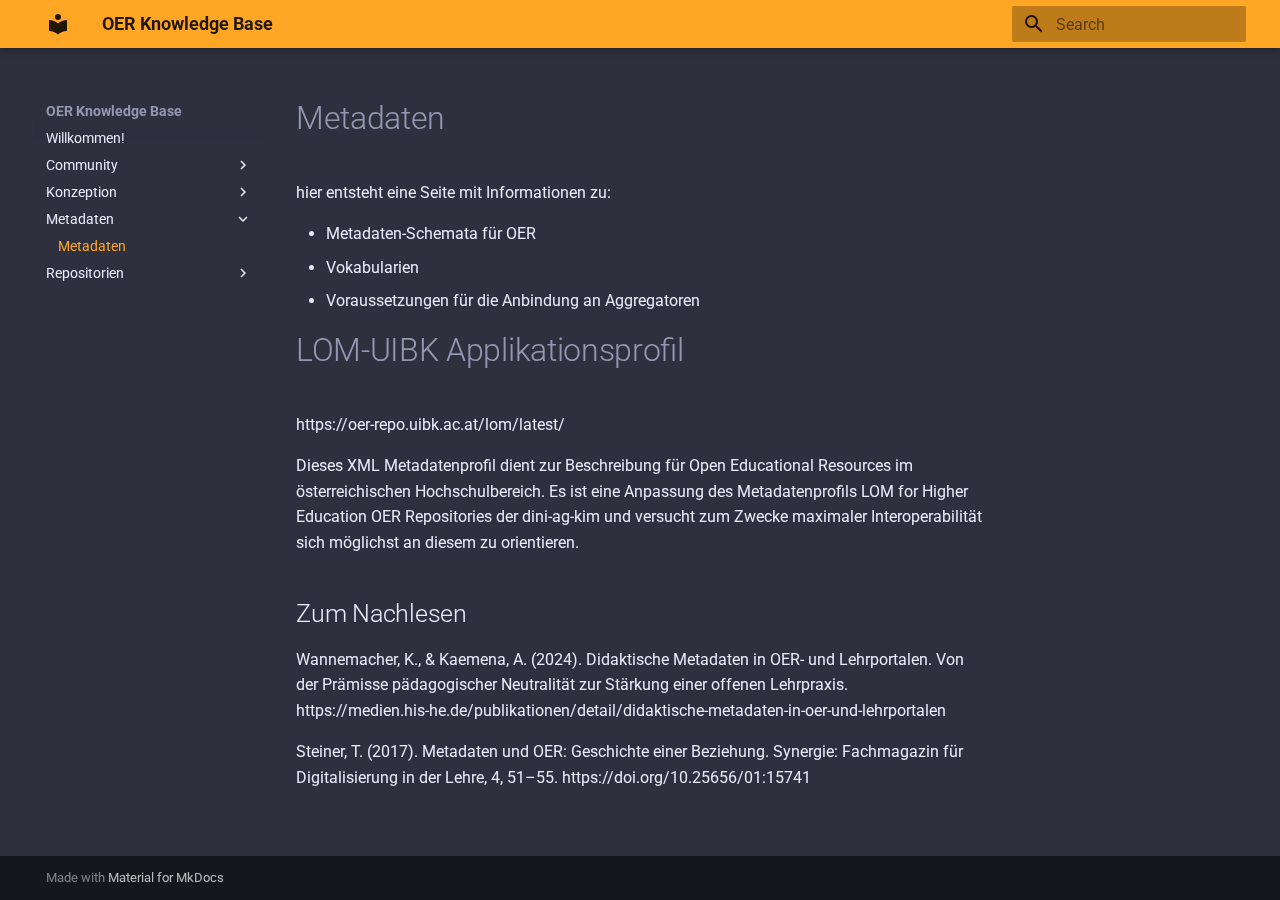
<file: Metadaten/metadaten/index.html>
<!doctype html>
<html lang="en" class="no-js">
  <head>
    
      <meta charset="utf-8">
      <meta name="viewport" content="width=device-width,initial-scale=1">
      
      
      
        <link rel="canonical" href="https://oerbase.github.io/knowledgebase/Metadaten/metadaten/">
      
      
        <link rel="prev" href="../../Konzeption/Konzeption/">
      
      
        <link rel="next" href="../../Repositorien/Beispiele/">
      
      <link rel="icon" href="../../assets/images/favicon.png">
      <meta name="generator" content="mkdocs-1.4.2, mkdocs-material-9.0.6">
    
    
      
        <title>Metadaten - OER Knowledge Base</title>
      
    
    
      <link rel="stylesheet" href="../../assets/stylesheets/main.558e4712.min.css">
      
        
        <link rel="stylesheet" href="../../assets/stylesheets/palette.2505c338.min.css">
      
      

    
    
    
      
        
        
        <link rel="preconnect" href="https://fonts.gstatic.com" crossorigin>
        <link rel="stylesheet" href="https://fonts.googleapis.com/css?family=Roboto:300,300i,400,400i,700,700i%7CRoboto+Mono:400,400i,700,700i&display=fallback">
        <style>:root{--md-text-font:"Roboto";--md-code-font:"Roboto Mono"}</style>
      
    
    
    <script>__md_scope=new URL("../..",location),__md_hash=e=>[...e].reduce((e,_)=>(e<<5)-e+_.charCodeAt(0),0),__md_get=(e,_=localStorage,t=__md_scope)=>JSON.parse(_.getItem(t.pathname+"."+e)),__md_set=(e,_,t=localStorage,a=__md_scope)=>{try{t.setItem(a.pathname+"."+e,JSON.stringify(_))}catch(e){}}</script>
    
      

    
    
    
  </head>
  
  
    
    
    
    
    
    <body dir="ltr" data-md-color-scheme="slate" data-md-color-primary="orange" data-md-color-accent="">
  
    
    
    <input class="md-toggle" data-md-toggle="drawer" type="checkbox" id="__drawer" autocomplete="off">
    <input class="md-toggle" data-md-toggle="search" type="checkbox" id="__search" autocomplete="off">
    <label class="md-overlay" for="__drawer"></label>
    <div data-md-component="skip">
      
        
        <a href="#metadaten" class="md-skip">
          Skip to content
        </a>
      
    </div>
    <div data-md-component="announce">
      
    </div>
    
    
      

<header class="md-header" data-md-component="header">
  <nav class="md-header__inner md-grid" aria-label="Header">
    <a href="../.." title="OER Knowledge Base" class="md-header__button md-logo" aria-label="OER Knowledge Base" data-md-component="logo">
      
  
  <svg xmlns="http://www.w3.org/2000/svg" viewBox="0 0 24 24"><path d="M12 8a3 3 0 0 0 3-3 3 3 0 0 0-3-3 3 3 0 0 0-3 3 3 3 0 0 0 3 3m0 3.54C9.64 9.35 6.5 8 3 8v11c3.5 0 6.64 1.35 9 3.54 2.36-2.19 5.5-3.54 9-3.54V8c-3.5 0-6.64 1.35-9 3.54Z"/></svg>

    </a>
    <label class="md-header__button md-icon" for="__drawer">
      <svg xmlns="http://www.w3.org/2000/svg" viewBox="0 0 24 24"><path d="M3 6h18v2H3V6m0 5h18v2H3v-2m0 5h18v2H3v-2Z"/></svg>
    </label>
    <div class="md-header__title" data-md-component="header-title">
      <div class="md-header__ellipsis">
        <div class="md-header__topic">
          <span class="md-ellipsis">
            OER Knowledge Base
          </span>
        </div>
        <div class="md-header__topic" data-md-component="header-topic">
          <span class="md-ellipsis">
            
              Metadaten
            
          </span>
        </div>
      </div>
    </div>
    
    
    
      <label class="md-header__button md-icon" for="__search">
        <svg xmlns="http://www.w3.org/2000/svg" viewBox="0 0 24 24"><path d="M9.5 3A6.5 6.5 0 0 1 16 9.5c0 1.61-.59 3.09-1.56 4.23l.27.27h.79l5 5-1.5 1.5-5-5v-.79l-.27-.27A6.516 6.516 0 0 1 9.5 16 6.5 6.5 0 0 1 3 9.5 6.5 6.5 0 0 1 9.5 3m0 2C7 5 5 7 5 9.5S7 14 9.5 14 14 12 14 9.5 12 5 9.5 5Z"/></svg>
      </label>
      <div class="md-search" data-md-component="search" role="dialog">
  <label class="md-search__overlay" for="__search"></label>
  <div class="md-search__inner" role="search">
    <form class="md-search__form" name="search">
      <input type="text" class="md-search__input" name="query" aria-label="Search" placeholder="Search" autocapitalize="off" autocorrect="off" autocomplete="off" spellcheck="false" data-md-component="search-query" required>
      <label class="md-search__icon md-icon" for="__search">
        <svg xmlns="http://www.w3.org/2000/svg" viewBox="0 0 24 24"><path d="M9.5 3A6.5 6.5 0 0 1 16 9.5c0 1.61-.59 3.09-1.56 4.23l.27.27h.79l5 5-1.5 1.5-5-5v-.79l-.27-.27A6.516 6.516 0 0 1 9.5 16 6.5 6.5 0 0 1 3 9.5 6.5 6.5 0 0 1 9.5 3m0 2C7 5 5 7 5 9.5S7 14 9.5 14 14 12 14 9.5 12 5 9.5 5Z"/></svg>
        <svg xmlns="http://www.w3.org/2000/svg" viewBox="0 0 24 24"><path d="M20 11v2H8l5.5 5.5-1.42 1.42L4.16 12l7.92-7.92L13.5 5.5 8 11h12Z"/></svg>
      </label>
      <nav class="md-search__options" aria-label="Search">
        
        <button type="reset" class="md-search__icon md-icon" title="Clear" aria-label="Clear" tabindex="-1">
          <svg xmlns="http://www.w3.org/2000/svg" viewBox="0 0 24 24"><path d="M19 6.41 17.59 5 12 10.59 6.41 5 5 6.41 10.59 12 5 17.59 6.41 19 12 13.41 17.59 19 19 17.59 13.41 12 19 6.41Z"/></svg>
        </button>
      </nav>
      
    </form>
    <div class="md-search__output">
      <div class="md-search__scrollwrap" data-md-scrollfix>
        <div class="md-search-result" data-md-component="search-result">
          <div class="md-search-result__meta">
            Initializing search
          </div>
          <ol class="md-search-result__list" role="presentation"></ol>
        </div>
      </div>
    </div>
  </div>
</div>
    
    
  </nav>
  
</header>
    
    <div class="md-container" data-md-component="container">
      
      
        
          
        
      
      <main class="md-main" data-md-component="main">
        <div class="md-main__inner md-grid">
          
            
              
              <div class="md-sidebar md-sidebar--primary" data-md-component="sidebar" data-md-type="navigation" >
                <div class="md-sidebar__scrollwrap">
                  <div class="md-sidebar__inner">
                    


<nav class="md-nav md-nav--primary" aria-label="Navigation" data-md-level="0">
  <label class="md-nav__title" for="__drawer">
    <a href="../.." title="OER Knowledge Base" class="md-nav__button md-logo" aria-label="OER Knowledge Base" data-md-component="logo">
      
  
  <svg xmlns="http://www.w3.org/2000/svg" viewBox="0 0 24 24"><path d="M12 8a3 3 0 0 0 3-3 3 3 0 0 0-3-3 3 3 0 0 0-3 3 3 3 0 0 0 3 3m0 3.54C9.64 9.35 6.5 8 3 8v11c3.5 0 6.64 1.35 9 3.54 2.36-2.19 5.5-3.54 9-3.54V8c-3.5 0-6.64 1.35-9 3.54Z"/></svg>

    </a>
    OER Knowledge Base
  </label>
  
  <ul class="md-nav__list" data-md-scrollfix>
    
      
      
      

  
  
  
    <li class="md-nav__item">
      <a href="../.." class="md-nav__link">
        Willkommen!
      </a>
    </li>
  

    
      
      
      

  
  
  
    
    <li class="md-nav__item md-nav__item--nested">
      
      
      
      
      <input class="md-nav__toggle md-toggle " data-md-toggle="__nav_2" type="checkbox" id="__nav_2" >
      
      
      
        <label class="md-nav__link" for="__nav_2" tabindex="0" aria-expanded="false">
          Community
          <span class="md-nav__icon md-icon"></span>
        </label>
      
      <nav class="md-nav" aria-label="Community" data-md-level="1">
        <label class="md-nav__title" for="__nav_2">
          <span class="md-nav__icon md-icon"></span>
          Community
        </label>
        <ul class="md-nav__list" data-md-scrollfix>
          
            
              
  
  
  
    <li class="md-nav__item">
      <a href="../../Community/contribute/" class="md-nav__link">
        OER Community
      </a>
    </li>
  

            
          
        </ul>
      </nav>
    </li>
  

    
      
      
      

  
  
  
    
    <li class="md-nav__item md-nav__item--nested">
      
      
      
      
      <input class="md-nav__toggle md-toggle " data-md-toggle="__nav_3" type="checkbox" id="__nav_3" >
      
      
      
        <label class="md-nav__link" for="__nav_3" tabindex="0" aria-expanded="false">
          Konzeption
          <span class="md-nav__icon md-icon"></span>
        </label>
      
      <nav class="md-nav" aria-label="Konzeption" data-md-level="1">
        <label class="md-nav__title" for="__nav_3">
          <span class="md-nav__icon md-icon"></span>
          Konzeption
        </label>
        <ul class="md-nav__list" data-md-scrollfix>
          
            
              
  
  
  
    <li class="md-nav__item">
      <a href="../../Konzeption/Konzeption/" class="md-nav__link">
        Konzeption
      </a>
    </li>
  

            
          
        </ul>
      </nav>
    </li>
  

    
      
      
      

  
  
    
  
  
    
    <li class="md-nav__item md-nav__item--active md-nav__item--nested">
      
      
      
      
      <input class="md-nav__toggle md-toggle " data-md-toggle="__nav_4" type="checkbox" id="__nav_4" checked>
      
      
      
        <label class="md-nav__link" for="__nav_4" tabindex="0" aria-expanded="true">
          Metadaten
          <span class="md-nav__icon md-icon"></span>
        </label>
      
      <nav class="md-nav" aria-label="Metadaten" data-md-level="1">
        <label class="md-nav__title" for="__nav_4">
          <span class="md-nav__icon md-icon"></span>
          Metadaten
        </label>
        <ul class="md-nav__list" data-md-scrollfix>
          
            
              
  
  
    
  
  
    <li class="md-nav__item md-nav__item--active">
      
      <input class="md-nav__toggle md-toggle" data-md-toggle="toc" type="checkbox" id="__toc">
      
      
        
      
      
      <a href="./" class="md-nav__link md-nav__link--active">
        Metadaten
      </a>
      
    </li>
  

            
          
        </ul>
      </nav>
    </li>
  

    
      
      
      

  
  
  
    
    <li class="md-nav__item md-nav__item--nested">
      
      
      
      
      <input class="md-nav__toggle md-toggle " data-md-toggle="__nav_5" type="checkbox" id="__nav_5" >
      
      
      
        <label class="md-nav__link" for="__nav_5" tabindex="0" aria-expanded="false">
          Repositorien
          <span class="md-nav__icon md-icon"></span>
        </label>
      
      <nav class="md-nav" aria-label="Repositorien" data-md-level="1">
        <label class="md-nav__title" for="__nav_5">
          <span class="md-nav__icon md-icon"></span>
          Repositorien
        </label>
        <ul class="md-nav__list" data-md-scrollfix>
          
            
              
  
  
  
    <li class="md-nav__item">
      <a href="../../Repositorien/Beispiele/" class="md-nav__link">
        Beispiele
      </a>
    </li>
  

            
          
            
              
  
  
  
    <li class="md-nav__item">
      <a href="../../Repositorien/Vergleich/" class="md-nav__link">
        Vergleich
      </a>
    </li>
  

            
          
        </ul>
      </nav>
    </li>
  

    
  </ul>
</nav>
                  </div>
                </div>
              </div>
            
            
              
              <div class="md-sidebar md-sidebar--secondary" data-md-component="sidebar" data-md-type="toc" >
                <div class="md-sidebar__scrollwrap">
                  <div class="md-sidebar__inner">
                    

<nav class="md-nav md-nav--secondary" aria-label="Table of contents">
  
  
  
    
  
  
</nav>
                  </div>
                </div>
              </div>
            
          
          
            <div class="md-content" data-md-component="content">
              <article class="md-content__inner md-typeset">
                
                  



<h1 id="metadaten">Metadaten</h1>
<p>hier entsteht eine Seite mit Informationen zu: </p>
<ul>
<li>Metadaten-Schemata für OER</li>
<li>Vokabularien</li>
<li>Voraussetzungen für die Anbindung an Aggregatoren</li>
</ul>
<h1 id="lom-uibk-applikationsprofil">LOM-UIBK Applikationsprofil</h1>
<p>https://oer-repo.uibk.ac.at/lom/latest/</p>
<p>Dieses XML Metadatenprofil dient zur Beschreibung für Open Educational Resources im österreichischen Hochschulbereich. Es ist eine Anpassung des Metadatenprofils LOM for Higher Education OER Repositories der dini-ag-kim und versucht zum Zwecke maximaler Interoperabilität sich möglichst an diesem zu orientieren.</p>
<h2 id="zum-nachlesen">Zum Nachlesen</h2>
<p>Wannemacher, K., &amp; Kaemena, A. (2024). Didaktische Metadaten in OER- und Lehrportalen. Von der Prämisse pädagogischer Neutralität zur Stärkung einer offenen Lehrpraxis. https://medien.his-he.de/publikationen/detail/didaktische-metadaten-in-oer-und-lehrportalen</p>
<p>Steiner, T. (2017). Metadaten und OER: Geschichte einer Beziehung. Synergie: Fachmagazin für Digitalisierung in der Lehre, 4, 51–55. https://doi.org/10.25656/01:15741</p>





                
              </article>
            </div>
          
          
        </div>
        
      </main>
      
        <footer class="md-footer">
  
  <div class="md-footer-meta md-typeset">
    <div class="md-footer-meta__inner md-grid">
      <div class="md-copyright">
  
  
    Made with
    <a href="https://squidfunk.github.io/mkdocs-material/" target="_blank" rel="noopener">
      Material for MkDocs
    </a>
  
</div>
      
    </div>
  </div>
</footer>
      
    </div>
    <div class="md-dialog" data-md-component="dialog">
      <div class="md-dialog__inner md-typeset"></div>
    </div>
    
    <script id="__config" type="application/json">{"base": "../..", "features": [], "search": "../../assets/javascripts/workers/search.e5c33ebb.min.js", "translations": {"clipboard.copied": "Copied to clipboard", "clipboard.copy": "Copy to clipboard", "search.result.more.one": "1 more on this page", "search.result.more.other": "# more on this page", "search.result.none": "No matching documents", "search.result.one": "1 matching document", "search.result.other": "# matching documents", "search.result.placeholder": "Type to start searching", "search.result.term.missing": "Missing", "select.version": "Select version"}}</script>
    
    
      <script src="../../assets/javascripts/bundle.51d95adb.min.js"></script>
      
    
  </body>
</html>
</file>
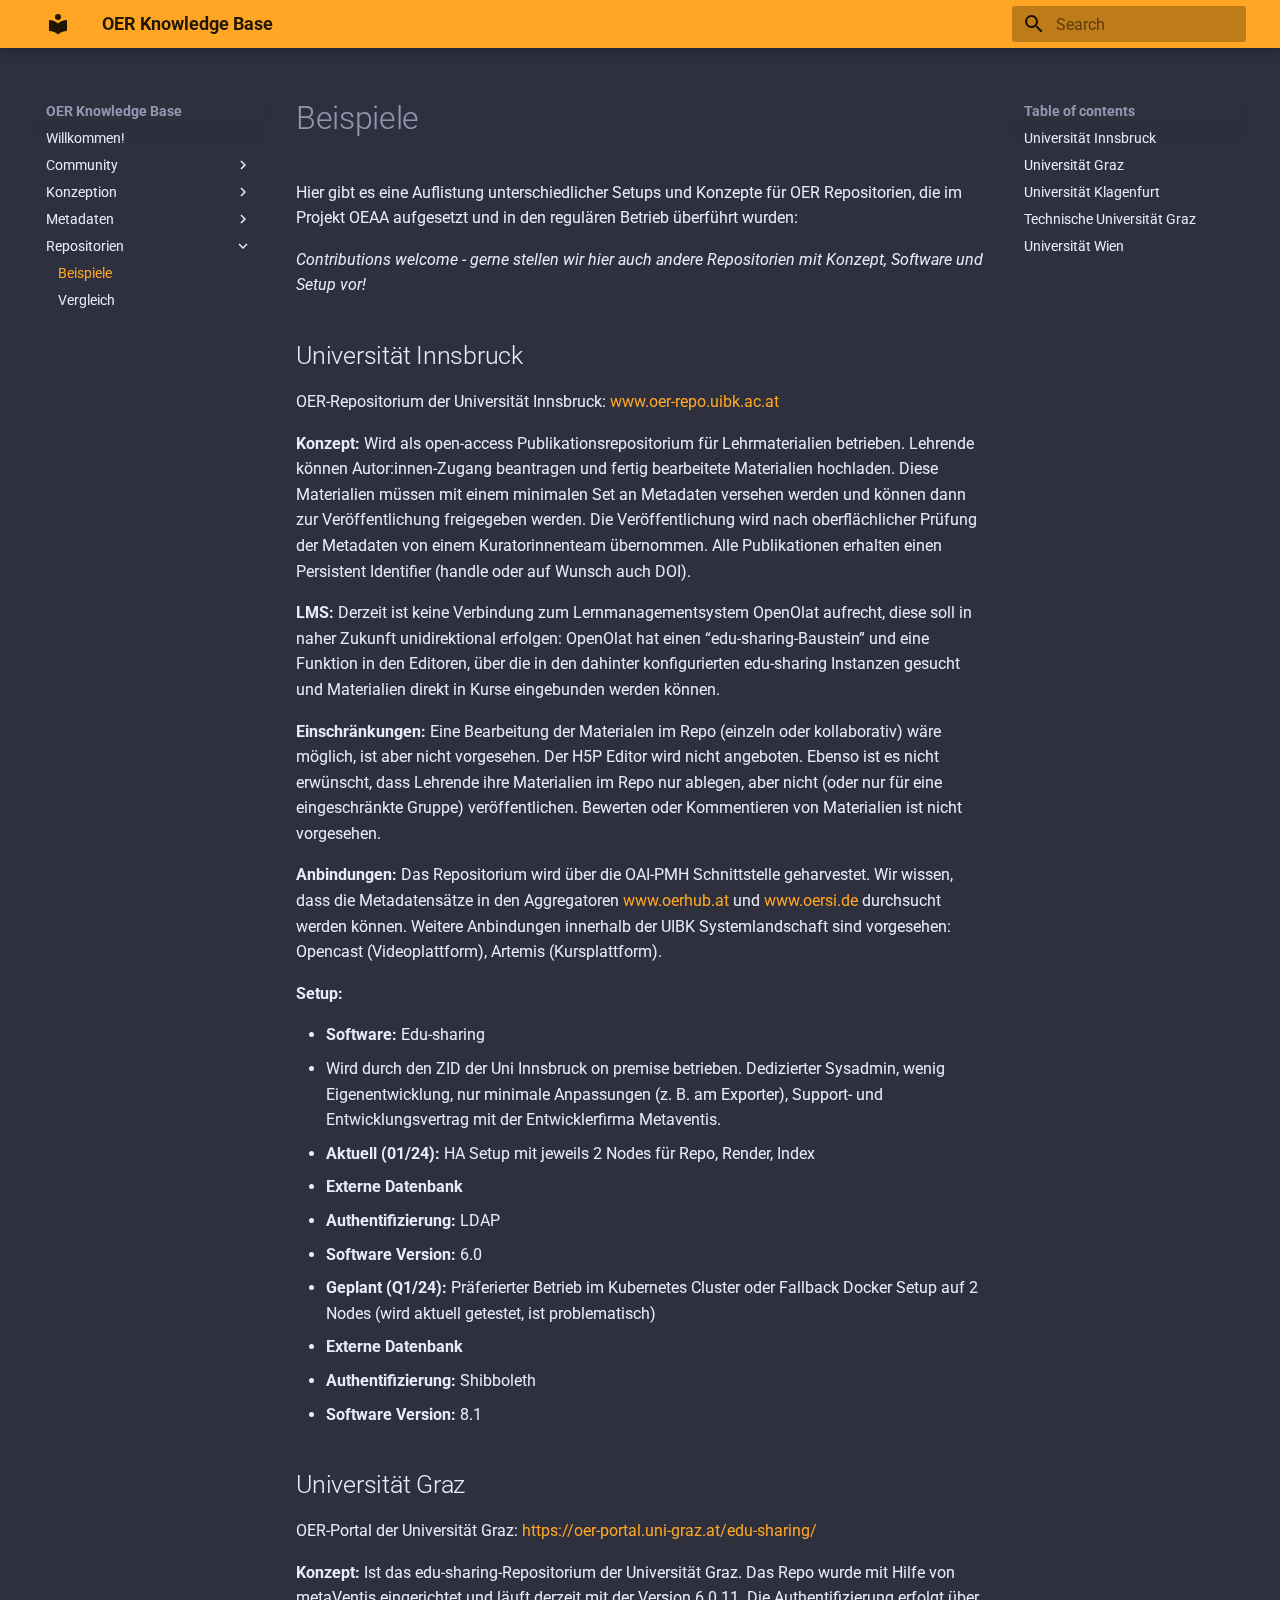
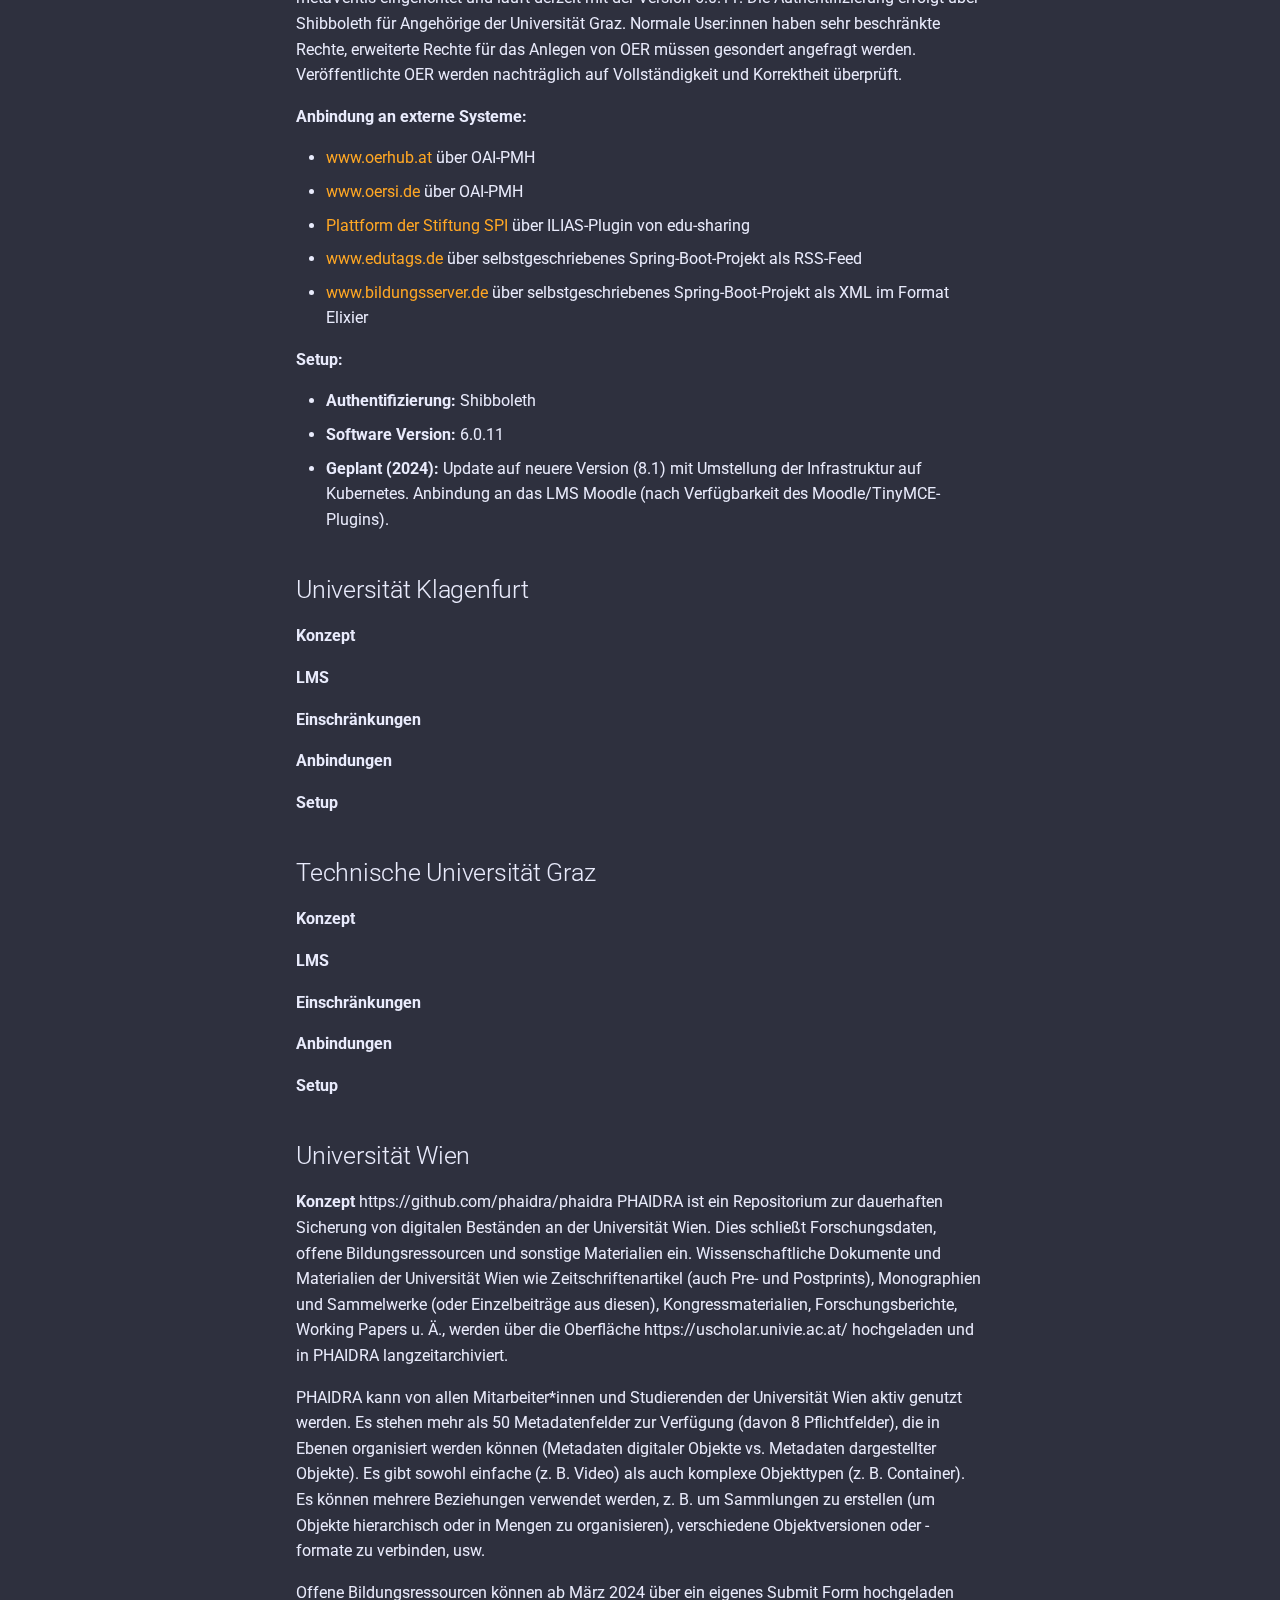
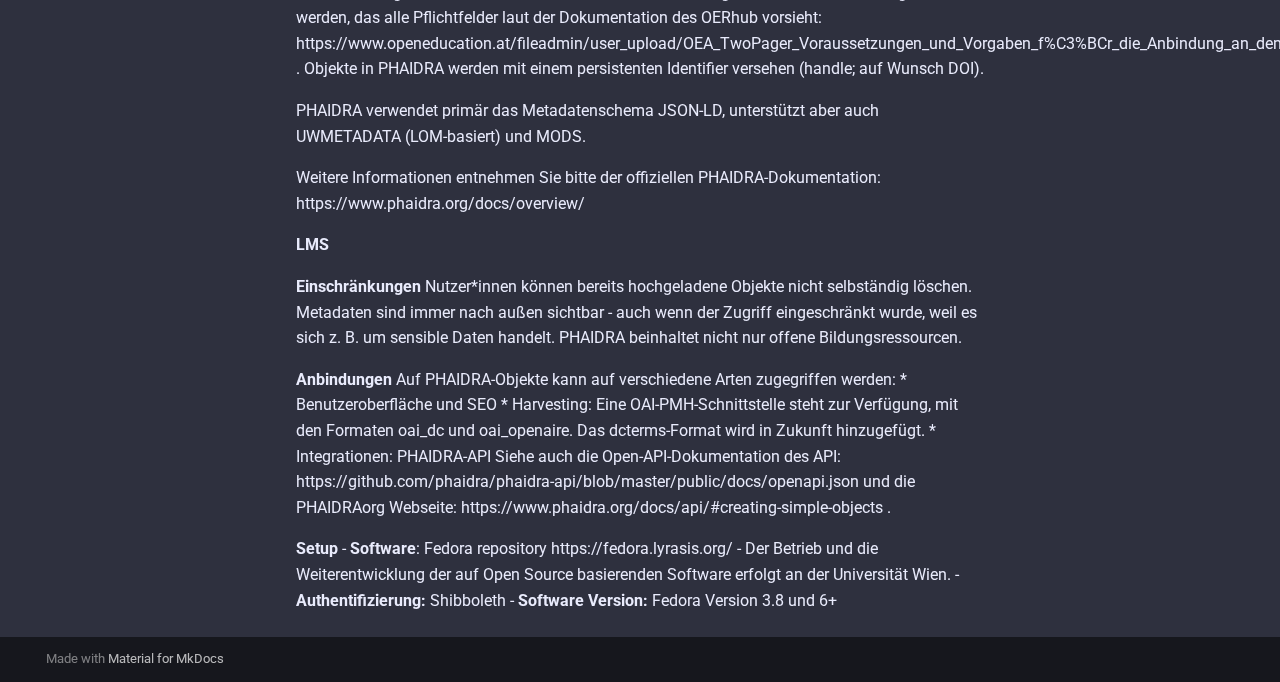
<file: Repositorien/Beispiele/index.html>
<!doctype html>
<html lang="en" class="no-js">
  <head>
    
      <meta charset="utf-8">
      <meta name="viewport" content="width=device-width,initial-scale=1">
      
      
      
        <link rel="canonical" href="https://oerbase.github.io/knowledgebase/Repositorien/Beispiele/">
      
      
        <link rel="prev" href="../../Metadaten/metadaten/">
      
      
        <link rel="next" href="../Vergleich/">
      
      <link rel="icon" href="../../assets/images/favicon.png">
      <meta name="generator" content="mkdocs-1.4.2, mkdocs-material-9.0.6">
    
    
      
        <title>Beispiele - OER Knowledge Base</title>
      
    
    
      <link rel="stylesheet" href="../../assets/stylesheets/main.558e4712.min.css">
      
        
        <link rel="stylesheet" href="../../assets/stylesheets/palette.2505c338.min.css">
      
      

    
    
    
      
        
        
        <link rel="preconnect" href="https://fonts.gstatic.com" crossorigin>
        <link rel="stylesheet" href="https://fonts.googleapis.com/css?family=Roboto:300,300i,400,400i,700,700i%7CRoboto+Mono:400,400i,700,700i&display=fallback">
        <style>:root{--md-text-font:"Roboto";--md-code-font:"Roboto Mono"}</style>
      
    
    
    <script>__md_scope=new URL("../..",location),__md_hash=e=>[...e].reduce((e,_)=>(e<<5)-e+_.charCodeAt(0),0),__md_get=(e,_=localStorage,t=__md_scope)=>JSON.parse(_.getItem(t.pathname+"."+e)),__md_set=(e,_,t=localStorage,a=__md_scope)=>{try{t.setItem(a.pathname+"."+e,JSON.stringify(_))}catch(e){}}</script>
    
      

    
    
    
  </head>
  
  
    
    
    
    
    
    <body dir="ltr" data-md-color-scheme="slate" data-md-color-primary="orange" data-md-color-accent="">
  
    
    
    <input class="md-toggle" data-md-toggle="drawer" type="checkbox" id="__drawer" autocomplete="off">
    <input class="md-toggle" data-md-toggle="search" type="checkbox" id="__search" autocomplete="off">
    <label class="md-overlay" for="__drawer"></label>
    <div data-md-component="skip">
      
        
        <a href="#beispiele" class="md-skip">
          Skip to content
        </a>
      
    </div>
    <div data-md-component="announce">
      
    </div>
    
    
      

<header class="md-header" data-md-component="header">
  <nav class="md-header__inner md-grid" aria-label="Header">
    <a href="../.." title="OER Knowledge Base" class="md-header__button md-logo" aria-label="OER Knowledge Base" data-md-component="logo">
      
  
  <svg xmlns="http://www.w3.org/2000/svg" viewBox="0 0 24 24"><path d="M12 8a3 3 0 0 0 3-3 3 3 0 0 0-3-3 3 3 0 0 0-3 3 3 3 0 0 0 3 3m0 3.54C9.64 9.35 6.5 8 3 8v11c3.5 0 6.64 1.35 9 3.54 2.36-2.19 5.5-3.54 9-3.54V8c-3.5 0-6.64 1.35-9 3.54Z"/></svg>

    </a>
    <label class="md-header__button md-icon" for="__drawer">
      <svg xmlns="http://www.w3.org/2000/svg" viewBox="0 0 24 24"><path d="M3 6h18v2H3V6m0 5h18v2H3v-2m0 5h18v2H3v-2Z"/></svg>
    </label>
    <div class="md-header__title" data-md-component="header-title">
      <div class="md-header__ellipsis">
        <div class="md-header__topic">
          <span class="md-ellipsis">
            OER Knowledge Base
          </span>
        </div>
        <div class="md-header__topic" data-md-component="header-topic">
          <span class="md-ellipsis">
            
              Beispiele
            
          </span>
        </div>
      </div>
    </div>
    
    
    
      <label class="md-header__button md-icon" for="__search">
        <svg xmlns="http://www.w3.org/2000/svg" viewBox="0 0 24 24"><path d="M9.5 3A6.5 6.5 0 0 1 16 9.5c0 1.61-.59 3.09-1.56 4.23l.27.27h.79l5 5-1.5 1.5-5-5v-.79l-.27-.27A6.516 6.516 0 0 1 9.5 16 6.5 6.5 0 0 1 3 9.5 6.5 6.5 0 0 1 9.5 3m0 2C7 5 5 7 5 9.5S7 14 9.5 14 14 12 14 9.5 12 5 9.5 5Z"/></svg>
      </label>
      <div class="md-search" data-md-component="search" role="dialog">
  <label class="md-search__overlay" for="__search"></label>
  <div class="md-search__inner" role="search">
    <form class="md-search__form" name="search">
      <input type="text" class="md-search__input" name="query" aria-label="Search" placeholder="Search" autocapitalize="off" autocorrect="off" autocomplete="off" spellcheck="false" data-md-component="search-query" required>
      <label class="md-search__icon md-icon" for="__search">
        <svg xmlns="http://www.w3.org/2000/svg" viewBox="0 0 24 24"><path d="M9.5 3A6.5 6.5 0 0 1 16 9.5c0 1.61-.59 3.09-1.56 4.23l.27.27h.79l5 5-1.5 1.5-5-5v-.79l-.27-.27A6.516 6.516 0 0 1 9.5 16 6.5 6.5 0 0 1 3 9.5 6.5 6.5 0 0 1 9.5 3m0 2C7 5 5 7 5 9.5S7 14 9.5 14 14 12 14 9.5 12 5 9.5 5Z"/></svg>
        <svg xmlns="http://www.w3.org/2000/svg" viewBox="0 0 24 24"><path d="M20 11v2H8l5.5 5.5-1.42 1.42L4.16 12l7.92-7.92L13.5 5.5 8 11h12Z"/></svg>
      </label>
      <nav class="md-search__options" aria-label="Search">
        
        <button type="reset" class="md-search__icon md-icon" title="Clear" aria-label="Clear" tabindex="-1">
          <svg xmlns="http://www.w3.org/2000/svg" viewBox="0 0 24 24"><path d="M19 6.41 17.59 5 12 10.59 6.41 5 5 6.41 10.59 12 5 17.59 6.41 19 12 13.41 17.59 19 19 17.59 13.41 12 19 6.41Z"/></svg>
        </button>
      </nav>
      
    </form>
    <div class="md-search__output">
      <div class="md-search__scrollwrap" data-md-scrollfix>
        <div class="md-search-result" data-md-component="search-result">
          <div class="md-search-result__meta">
            Initializing search
          </div>
          <ol class="md-search-result__list" role="presentation"></ol>
        </div>
      </div>
    </div>
  </div>
</div>
    
    
  </nav>
  
</header>
    
    <div class="md-container" data-md-component="container">
      
      
        
          
        
      
      <main class="md-main" data-md-component="main">
        <div class="md-main__inner md-grid">
          
            
              
              <div class="md-sidebar md-sidebar--primary" data-md-component="sidebar" data-md-type="navigation" >
                <div class="md-sidebar__scrollwrap">
                  <div class="md-sidebar__inner">
                    


<nav class="md-nav md-nav--primary" aria-label="Navigation" data-md-level="0">
  <label class="md-nav__title" for="__drawer">
    <a href="../.." title="OER Knowledge Base" class="md-nav__button md-logo" aria-label="OER Knowledge Base" data-md-component="logo">
      
  
  <svg xmlns="http://www.w3.org/2000/svg" viewBox="0 0 24 24"><path d="M12 8a3 3 0 0 0 3-3 3 3 0 0 0-3-3 3 3 0 0 0-3 3 3 3 0 0 0 3 3m0 3.54C9.64 9.35 6.5 8 3 8v11c3.5 0 6.64 1.35 9 3.54 2.36-2.19 5.5-3.54 9-3.54V8c-3.5 0-6.64 1.35-9 3.54Z"/></svg>

    </a>
    OER Knowledge Base
  </label>
  
  <ul class="md-nav__list" data-md-scrollfix>
    
      
      
      

  
  
  
    <li class="md-nav__item">
      <a href="../.." class="md-nav__link">
        Willkommen!
      </a>
    </li>
  

    
      
      
      

  
  
  
    
    <li class="md-nav__item md-nav__item--nested">
      
      
      
      
      <input class="md-nav__toggle md-toggle " data-md-toggle="__nav_2" type="checkbox" id="__nav_2" >
      
      
      
        <label class="md-nav__link" for="__nav_2" tabindex="0" aria-expanded="false">
          Community
          <span class="md-nav__icon md-icon"></span>
        </label>
      
      <nav class="md-nav" aria-label="Community" data-md-level="1">
        <label class="md-nav__title" for="__nav_2">
          <span class="md-nav__icon md-icon"></span>
          Community
        </label>
        <ul class="md-nav__list" data-md-scrollfix>
          
            
              
  
  
  
    <li class="md-nav__item">
      <a href="../../Community/contribute/" class="md-nav__link">
        OER Community
      </a>
    </li>
  

            
          
        </ul>
      </nav>
    </li>
  

    
      
      
      

  
  
  
    
    <li class="md-nav__item md-nav__item--nested">
      
      
      
      
      <input class="md-nav__toggle md-toggle " data-md-toggle="__nav_3" type="checkbox" id="__nav_3" >
      
      
      
        <label class="md-nav__link" for="__nav_3" tabindex="0" aria-expanded="false">
          Konzeption
          <span class="md-nav__icon md-icon"></span>
        </label>
      
      <nav class="md-nav" aria-label="Konzeption" data-md-level="1">
        <label class="md-nav__title" for="__nav_3">
          <span class="md-nav__icon md-icon"></span>
          Konzeption
        </label>
        <ul class="md-nav__list" data-md-scrollfix>
          
            
              
  
  
  
    <li class="md-nav__item">
      <a href="../../Konzeption/Konzeption/" class="md-nav__link">
        Konzeption
      </a>
    </li>
  

            
          
        </ul>
      </nav>
    </li>
  

    
      
      
      

  
  
  
    
    <li class="md-nav__item md-nav__item--nested">
      
      
      
      
      <input class="md-nav__toggle md-toggle " data-md-toggle="__nav_4" type="checkbox" id="__nav_4" >
      
      
      
        <label class="md-nav__link" for="__nav_4" tabindex="0" aria-expanded="false">
          Metadaten
          <span class="md-nav__icon md-icon"></span>
        </label>
      
      <nav class="md-nav" aria-label="Metadaten" data-md-level="1">
        <label class="md-nav__title" for="__nav_4">
          <span class="md-nav__icon md-icon"></span>
          Metadaten
        </label>
        <ul class="md-nav__list" data-md-scrollfix>
          
            
              
  
  
  
    <li class="md-nav__item">
      <a href="../../Metadaten/metadaten/" class="md-nav__link">
        Metadaten
      </a>
    </li>
  

            
          
        </ul>
      </nav>
    </li>
  

    
      
      
      

  
  
    
  
  
    
    <li class="md-nav__item md-nav__item--active md-nav__item--nested">
      
      
      
      
      <input class="md-nav__toggle md-toggle " data-md-toggle="__nav_5" type="checkbox" id="__nav_5" checked>
      
      
      
        <label class="md-nav__link" for="__nav_5" tabindex="0" aria-expanded="true">
          Repositorien
          <span class="md-nav__icon md-icon"></span>
        </label>
      
      <nav class="md-nav" aria-label="Repositorien" data-md-level="1">
        <label class="md-nav__title" for="__nav_5">
          <span class="md-nav__icon md-icon"></span>
          Repositorien
        </label>
        <ul class="md-nav__list" data-md-scrollfix>
          
            
              
  
  
    
  
  
    <li class="md-nav__item md-nav__item--active">
      
      <input class="md-nav__toggle md-toggle" data-md-toggle="toc" type="checkbox" id="__toc">
      
      
        
      
      
        <label class="md-nav__link md-nav__link--active" for="__toc">
          Beispiele
          <span class="md-nav__icon md-icon"></span>
        </label>
      
      <a href="./" class="md-nav__link md-nav__link--active">
        Beispiele
      </a>
      
        

<nav class="md-nav md-nav--secondary" aria-label="Table of contents">
  
  
  
    
  
  
    <label class="md-nav__title" for="__toc">
      <span class="md-nav__icon md-icon"></span>
      Table of contents
    </label>
    <ul class="md-nav__list" data-md-component="toc" data-md-scrollfix>
      
        <li class="md-nav__item">
  <a href="#universitat-innsbruck" class="md-nav__link">
    Universität Innsbruck
  </a>
  
</li>
      
        <li class="md-nav__item">
  <a href="#universitat-graz" class="md-nav__link">
    Universität Graz
  </a>
  
</li>
      
        <li class="md-nav__item">
  <a href="#universitat-klagenfurt" class="md-nav__link">
    Universität Klagenfurt
  </a>
  
</li>
      
        <li class="md-nav__item">
  <a href="#technische-universitat-graz" class="md-nav__link">
    Technische Universität Graz
  </a>
  
</li>
      
        <li class="md-nav__item">
  <a href="#universitat-wien" class="md-nav__link">
    Universität Wien
  </a>
  
</li>
      
    </ul>
  
</nav>
      
    </li>
  

            
          
            
              
  
  
  
    <li class="md-nav__item">
      <a href="../Vergleich/" class="md-nav__link">
        Vergleich
      </a>
    </li>
  

            
          
        </ul>
      </nav>
    </li>
  

    
  </ul>
</nav>
                  </div>
                </div>
              </div>
            
            
              
              <div class="md-sidebar md-sidebar--secondary" data-md-component="sidebar" data-md-type="toc" >
                <div class="md-sidebar__scrollwrap">
                  <div class="md-sidebar__inner">
                    

<nav class="md-nav md-nav--secondary" aria-label="Table of contents">
  
  
  
    
  
  
    <label class="md-nav__title" for="__toc">
      <span class="md-nav__icon md-icon"></span>
      Table of contents
    </label>
    <ul class="md-nav__list" data-md-component="toc" data-md-scrollfix>
      
        <li class="md-nav__item">
  <a href="#universitat-innsbruck" class="md-nav__link">
    Universität Innsbruck
  </a>
  
</li>
      
        <li class="md-nav__item">
  <a href="#universitat-graz" class="md-nav__link">
    Universität Graz
  </a>
  
</li>
      
        <li class="md-nav__item">
  <a href="#universitat-klagenfurt" class="md-nav__link">
    Universität Klagenfurt
  </a>
  
</li>
      
        <li class="md-nav__item">
  <a href="#technische-universitat-graz" class="md-nav__link">
    Technische Universität Graz
  </a>
  
</li>
      
        <li class="md-nav__item">
  <a href="#universitat-wien" class="md-nav__link">
    Universität Wien
  </a>
  
</li>
      
    </ul>
  
</nav>
                  </div>
                </div>
              </div>
            
          
          
            <div class="md-content" data-md-component="content">
              <article class="md-content__inner md-typeset">
                
                  



<h1 id="beispiele">Beispiele</h1>
<p>Hier gibt es eine Auflistung unterschiedlicher Setups und Konzepte für OER Repositorien, die im Projekt OEAA aufgesetzt und in den regulären Betrieb überführt wurden:</p>
<p><em>Contributions welcome - gerne stellen wir hier auch andere Repositorien mit Konzept, Software und Setup vor!</em></p>
<h2 id="universitat-innsbruck">Universität Innsbruck</h2>
<p>OER-Repositorium der Universität Innsbruck: <a href="www.oer-repo.uibk.ac.at">www.oer-repo.uibk.ac.at</a></p>
<p><strong>Konzept:</strong>
Wird als open-access Publikationsrepositorium für Lehrmaterialien betrieben. Lehrende können Autor:innen-Zugang beantragen und fertig bearbeitete Materialien hochladen. Diese Materialien müssen mit einem minimalen Set an Metadaten versehen werden und können dann zur Veröffentlichung freigegeben werden. Die Veröffentlichung wird nach oberflächlicher Prüfung der Metadaten von einem Kuratorinnenteam übernommen. Alle Publikationen erhalten einen Persistent Identifier (handle oder auf Wunsch auch DOI).</p>
<p><strong>LMS:</strong>
Derzeit ist keine Verbindung zum Lernmanagementsystem OpenOlat aufrecht, diese soll in naher Zukunft unidirektional erfolgen: OpenOlat hat einen “edu-sharing-Baustein” und eine Funktion in den Editoren, über die in den dahinter konfigurierten edu-sharing Instanzen gesucht und Materialien direkt in Kurse eingebunden werden können.</p>
<p><strong>Einschränkungen:</strong>
Eine Bearbeitung der Materialen im Repo (einzeln oder kollaborativ) wäre möglich, ist aber nicht vorgesehen. Der H5P Editor wird nicht angeboten. Ebenso ist es nicht erwünscht, dass Lehrende ihre Materialien im Repo nur ablegen, aber nicht (oder nur für eine eingeschränkte Gruppe) veröffentlichen. Bewerten oder Kommentieren von Materialien ist nicht vorgesehen.</p>
<p><strong>Anbindungen:</strong>
Das Repositorium wird über die OAI-PMH Schnittstelle geharvestet. Wir wissen, dass die Metadatensätze in den Aggregatoren <a href="www.oerhub.at">www.oerhub.at</a> und <a href="www.oersi.de">www.oersi.de</a> durchsucht werden können. Weitere Anbindungen innerhalb der UIBK Systemlandschaft sind vorgesehen: Opencast (Videoplattform), Artemis (Kursplattform).</p>
<p><strong>Setup:</strong></p>
<ul>
<li><strong>Software:</strong> Edu-sharing</li>
<li>Wird durch den ZID der Uni Innsbruck on premise betrieben. Dedizierter Sysadmin, wenig Eigenentwicklung, nur minimale Anpassungen (z. B. am Exporter), Support- und Entwicklungsvertrag mit der Entwicklerfirma Metaventis.</li>
<li><strong>Aktuell (01/24):</strong> HA Setup mit jeweils 2 Nodes für Repo, Render, Index</li>
<li><strong>Externe Datenbank</strong></li>
<li><strong>Authentifizierung:</strong> LDAP</li>
<li><strong>Software Version:</strong> 6.0</li>
<li><strong>Geplant (Q1/24):</strong> Präferierter Betrieb im Kubernetes Cluster oder Fallback Docker Setup auf 2 Nodes (wird aktuell getestet, ist problematisch)</li>
<li><strong>Externe Datenbank</strong></li>
<li><strong>Authentifizierung:</strong> Shibboleth</li>
<li><strong>Software Version:</strong> 8.1</li>
</ul>
<h2 id="universitat-graz">Universität Graz</h2>
<p>OER-Portal der Universität Graz: <a href="https://oer-portal.uni-graz.at/edu-sharing/">https://oer-portal.uni-graz.at/edu-sharing/</a></p>
<p><strong>Konzept:</strong>
Ist das edu-sharing-Repositorium der Universität Graz. Das Repo wurde mit Hilfe von metaVentis eingerichtet und läuft derzeit mit der Version 6.0.11. Die Authentifizierung erfolgt über Shibboleth für Angehörige der Universität Graz. Normale User:innen haben sehr beschränkte Rechte, erweiterte Rechte für das Anlegen von OER müssen gesondert angefragt werden. Veröffentlichte OER werden nachträglich auf Vollständigkeit und Korrektheit überprüft.</p>
<p><strong>Anbindung an externe Systeme:</strong></p>
<ul>
<li><a href="https://www.oerhub.at">www.oerhub.at</a> über OAI-PMH</li>
<li><a href="https://www.oersi.de">www.oersi.de</a> über OAI-PMH</li>
<li><a href="https://www.plattform-spi.de/">Plattform der Stiftung SPI</a> über ILIAS-Plugin von edu-sharing</li>
<li><a href="https://www.edutags.de">www.edutags.de</a> über selbstgeschriebenes Spring-Boot-Projekt als RSS-Feed</li>
<li><a href="https://www.bildungsserver.de">www.bildungsserver.de</a> über selbstgeschriebenes Spring-Boot-Projekt als XML im Format Elixier</li>
</ul>
<p><strong>Setup:</strong></p>
<ul>
<li><strong>Authentifizierung:</strong> Shibboleth</li>
<li><strong>Software Version:</strong> 6.0.11</li>
<li><strong>Geplant (2024):</strong> Update auf neuere Version (8.1) mit Umstellung der Infrastruktur auf Kubernetes. Anbindung an das LMS Moodle (nach Verfügbarkeit des Moodle/TinyMCE-Plugins).</li>
</ul>
<h2 id="universitat-klagenfurt">Universität Klagenfurt</h2>
<p><strong>Konzept</strong></p>
<p><strong>LMS</strong></p>
<p><strong>Einschränkungen</strong></p>
<p><strong>Anbindungen</strong></p>
<p><strong>Setup</strong></p>
<!-- Hier können Sie weitere Informationen zu Repo Klagenfurt hinzufügen -->

<h2 id="technische-universitat-graz">Technische Universität Graz</h2>
<p><strong>Konzept</strong></p>
<p><strong>LMS</strong></p>
<p><strong>Einschränkungen</strong></p>
<p><strong>Anbindungen</strong></p>
<p><strong>Setup</strong></p>
<!-- Hier können Sie weitere Informationen zu Repo Graz2 hinzufügen -->

<h2 id="universitat-wien">Universität Wien</h2>
<p><strong>Konzept</strong> 
https://github.com/phaidra/phaidra
PHAIDRA ist ein Repositorium zur dauerhaften Sicherung von digitalen Beständen an der Universität Wien. Dies schließt Forschungsdaten, offene Bildungsressourcen und sonstige Materialien ein. Wissenschaftliche Dokumente und Materialien der Universität Wien wie Zeitschriftenartikel (auch Pre- und Postprints), Monographien und Sammelwerke (oder Einzelbeiträge aus diesen), Kongressmaterialien, Forschungsberichte, Working Papers u. Ä., werden über die Oberfläche https://uscholar.univie.ac.at/ hochgeladen und in PHAIDRA langzeitarchiviert.</p>
<p>PHAIDRA kann von allen Mitarbeiter*innen und Studierenden der Universität Wien aktiv genutzt werden. Es stehen mehr als 50 Metadatenfelder zur Verfügung (davon 8 Pflichtfelder), die in Ebenen organisiert werden können (Metadaten digitaler Objekte vs. Metadaten dargestellter Objekte). Es gibt sowohl einfache (z. B. Video) als auch komplexe Objekttypen (z. B. Container). Es können mehrere Beziehungen verwendet werden, z. B. um Sammlungen zu erstellen (um Objekte hierarchisch oder in Mengen zu organisieren), verschiedene Objektversionen oder -formate zu verbinden, usw. </p>
<p>Offene Bildungsressourcen können ab März 2024 über ein eigenes Submit Form hochgeladen werden, das alle Pflichtfelder laut der Dokumentation des OERhub vorsieht: https://www.openeducation.at/fileadmin/user_upload/OEA_TwoPager_Voraussetzungen_und_Vorgaben_f%C3%BCr_die_Anbindung_an_den_OERhub.pdf . Objekte in PHAIDRA werden mit einem persistenten Identifier versehen (handle; auf Wunsch DOI). </p>
<p>PHAIDRA verwendet primär das Metadatenschema JSON-LD, unterstützt aber auch UWMETADATA (LOM-basiert) und MODS.</p>
<p>Weitere Informationen entnehmen Sie bitte der offiziellen PHAIDRA-Dokumentation: https://www.phaidra.org/docs/overview/ </p>
<p><strong>LMS</strong></p>
<p><strong>Einschränkungen</strong>
Nutzer*innen können bereits hochgeladene Objekte nicht selbständig löschen. Metadaten sind immer nach außen sichtbar - auch wenn der Zugriff eingeschränkt wurde, weil es sich z. B. um sensible Daten handelt. PHAIDRA beinhaltet nicht nur offene Bildungsressourcen.  </p>
<p><strong>Anbindungen</strong>
Auf PHAIDRA-Objekte kann auf verschiedene Arten zugegriffen werden:
* Benutzeroberfläche und SEO
* Harvesting: Eine OAI-PMH-Schnittstelle steht zur Verfügung, mit den Formaten oai_dc und oai_openaire. Das dcterms-Format wird in Zukunft hinzugefügt.
* Integrationen: PHAIDRA-API 
Siehe auch die Open-API-Dokumentation des API: https://github.com/phaidra/phaidra-api/blob/master/public/docs/openapi.json und die PHAIDRAorg Webseite: https://www.phaidra.org/docs/api/#creating-simple-objects .</p>
<p><strong>Setup</strong>
- <strong>Software</strong>: Fedora repository https://fedora.lyrasis.org/ 
- Der Betrieb und die Weiterentwicklung der auf Open Source basierenden Software erfolgt an der Universität Wien.
- <strong>Authentifizierung:</strong> Shibboleth
- <strong>Software Version:</strong> Fedora Version 3.8 und 6+</p>
<!-- Hier können Sie weitere Informationen zu Repo WIen hinzufügen -->





                
              </article>
            </div>
          
          
        </div>
        
      </main>
      
        <footer class="md-footer">
  
  <div class="md-footer-meta md-typeset">
    <div class="md-footer-meta__inner md-grid">
      <div class="md-copyright">
  
  
    Made with
    <a href="https://squidfunk.github.io/mkdocs-material/" target="_blank" rel="noopener">
      Material for MkDocs
    </a>
  
</div>
      
    </div>
  </div>
</footer>
      
    </div>
    <div class="md-dialog" data-md-component="dialog">
      <div class="md-dialog__inner md-typeset"></div>
    </div>
    
    <script id="__config" type="application/json">{"base": "../..", "features": [], "search": "../../assets/javascripts/workers/search.e5c33ebb.min.js", "translations": {"clipboard.copied": "Copied to clipboard", "clipboard.copy": "Copy to clipboard", "search.result.more.one": "1 more on this page", "search.result.more.other": "# more on this page", "search.result.none": "No matching documents", "search.result.one": "1 matching document", "search.result.other": "# matching documents", "search.result.placeholder": "Type to start searching", "search.result.term.missing": "Missing", "select.version": "Select version"}}</script>
    
    
      <script src="../../assets/javascripts/bundle.51d95adb.min.js"></script>
      
    
  </body>
</html>
</file>
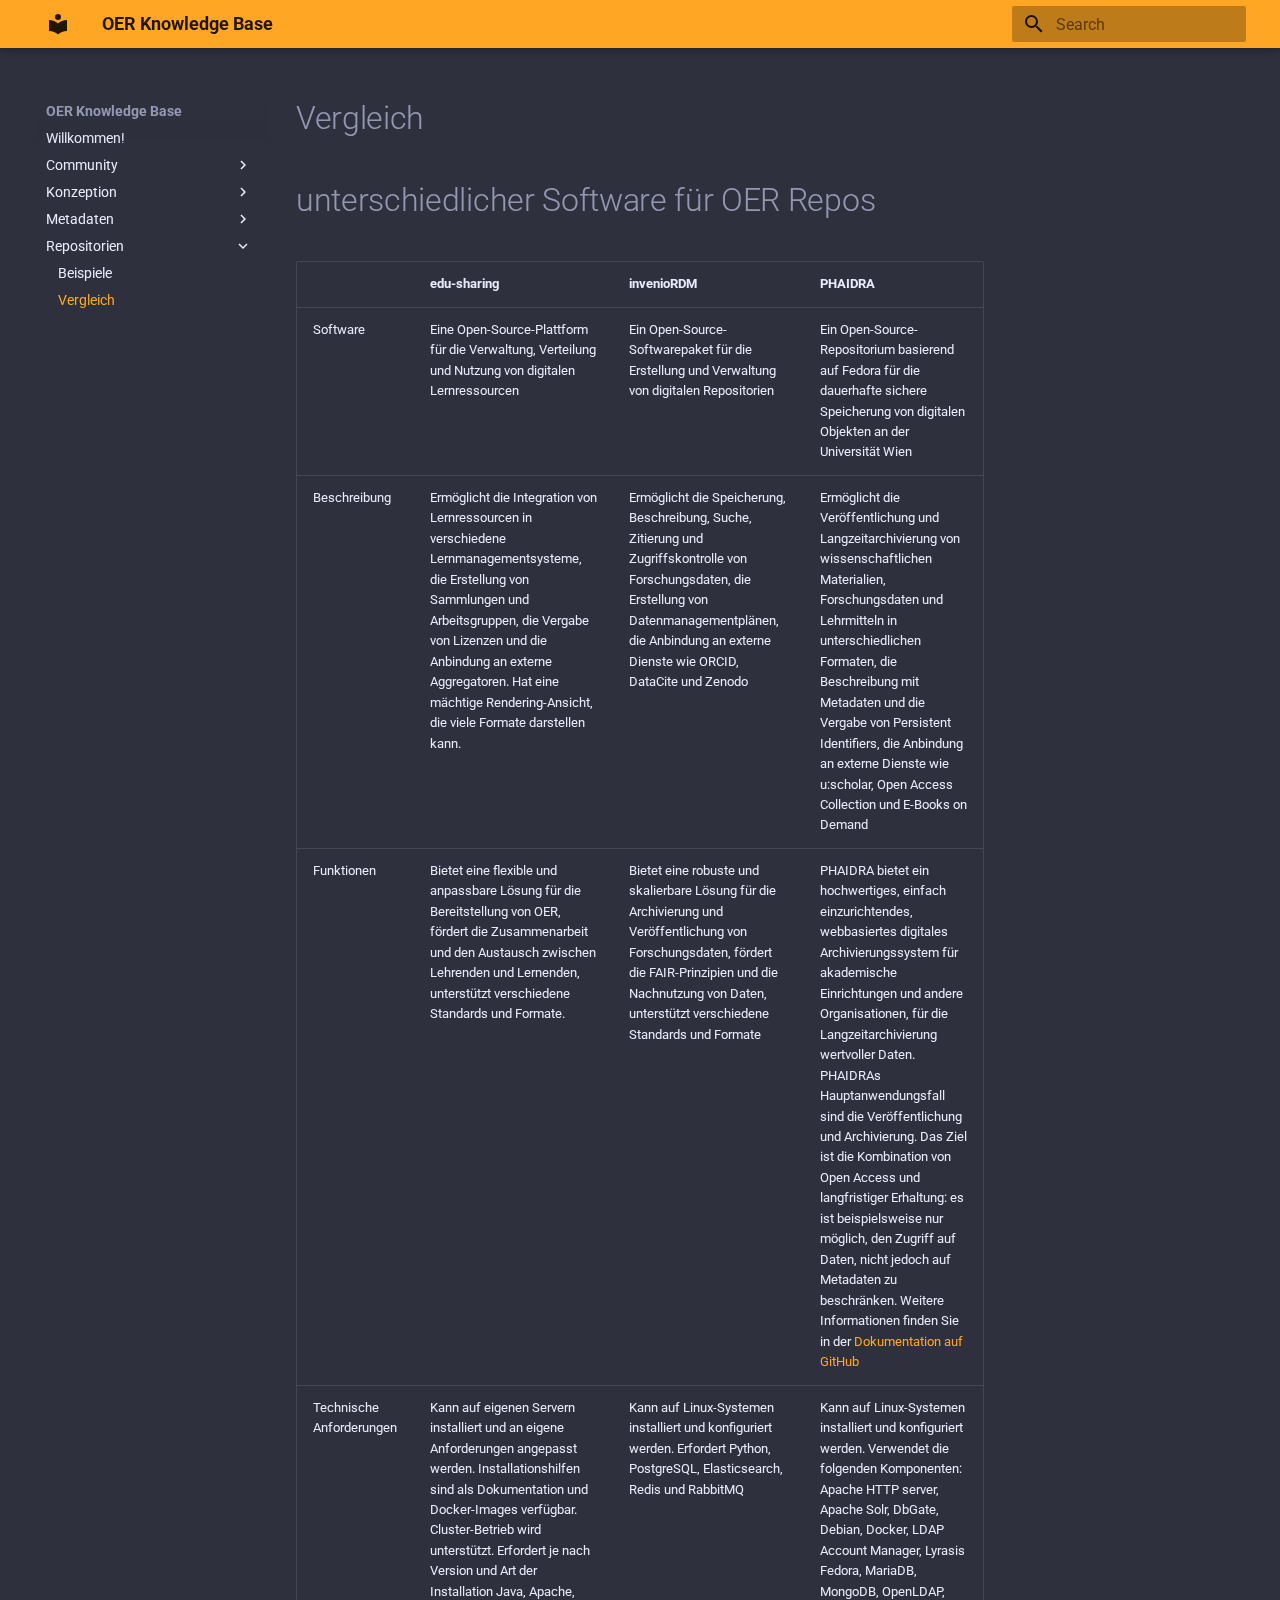
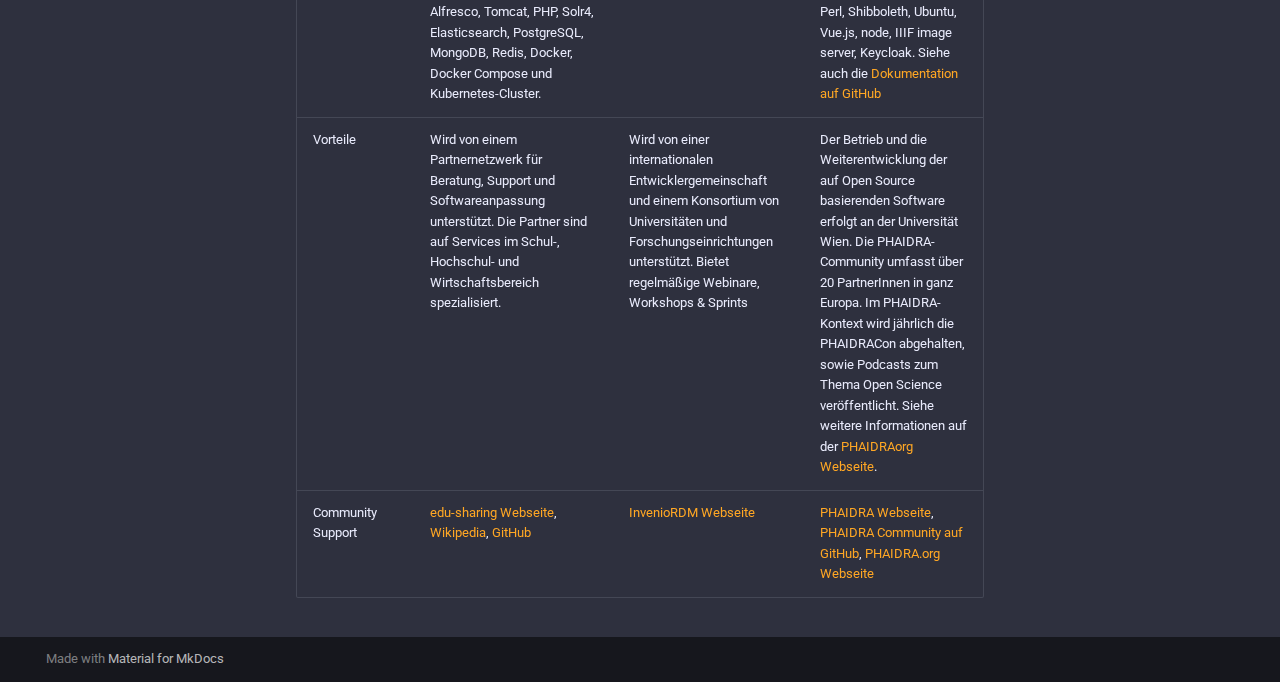
<file: Repositorien/Vergleich/index.html>
<!doctype html>
<html lang="en" class="no-js">
  <head>
    
      <meta charset="utf-8">
      <meta name="viewport" content="width=device-width,initial-scale=1">
      
      
      
        <link rel="canonical" href="https://oerbase.github.io/knowledgebase/Repositorien/Vergleich/">
      
      
        <link rel="prev" href="../Beispiele/">
      
      
      <link rel="icon" href="../../assets/images/favicon.png">
      <meta name="generator" content="mkdocs-1.4.2, mkdocs-material-9.0.6">
    
    
      
        <title>Vergleich - OER Knowledge Base</title>
      
    
    
      <link rel="stylesheet" href="../../assets/stylesheets/main.558e4712.min.css">
      
        
        <link rel="stylesheet" href="../../assets/stylesheets/palette.2505c338.min.css">
      
      

    
    
    
      
        
        
        <link rel="preconnect" href="https://fonts.gstatic.com" crossorigin>
        <link rel="stylesheet" href="https://fonts.googleapis.com/css?family=Roboto:300,300i,400,400i,700,700i%7CRoboto+Mono:400,400i,700,700i&display=fallback">
        <style>:root{--md-text-font:"Roboto";--md-code-font:"Roboto Mono"}</style>
      
    
    
    <script>__md_scope=new URL("../..",location),__md_hash=e=>[...e].reduce((e,_)=>(e<<5)-e+_.charCodeAt(0),0),__md_get=(e,_=localStorage,t=__md_scope)=>JSON.parse(_.getItem(t.pathname+"."+e)),__md_set=(e,_,t=localStorage,a=__md_scope)=>{try{t.setItem(a.pathname+"."+e,JSON.stringify(_))}catch(e){}}</script>
    
      

    
    
    
  </head>
  
  
    
    
    
    
    
    <body dir="ltr" data-md-color-scheme="slate" data-md-color-primary="orange" data-md-color-accent="">
  
    
    
    <input class="md-toggle" data-md-toggle="drawer" type="checkbox" id="__drawer" autocomplete="off">
    <input class="md-toggle" data-md-toggle="search" type="checkbox" id="__search" autocomplete="off">
    <label class="md-overlay" for="__drawer"></label>
    <div data-md-component="skip">
      
        
        <a href="#vergleich" class="md-skip">
          Skip to content
        </a>
      
    </div>
    <div data-md-component="announce">
      
    </div>
    
    
      

<header class="md-header" data-md-component="header">
  <nav class="md-header__inner md-grid" aria-label="Header">
    <a href="../.." title="OER Knowledge Base" class="md-header__button md-logo" aria-label="OER Knowledge Base" data-md-component="logo">
      
  
  <svg xmlns="http://www.w3.org/2000/svg" viewBox="0 0 24 24"><path d="M12 8a3 3 0 0 0 3-3 3 3 0 0 0-3-3 3 3 0 0 0-3 3 3 3 0 0 0 3 3m0 3.54C9.64 9.35 6.5 8 3 8v11c3.5 0 6.64 1.35 9 3.54 2.36-2.19 5.5-3.54 9-3.54V8c-3.5 0-6.64 1.35-9 3.54Z"/></svg>

    </a>
    <label class="md-header__button md-icon" for="__drawer">
      <svg xmlns="http://www.w3.org/2000/svg" viewBox="0 0 24 24"><path d="M3 6h18v2H3V6m0 5h18v2H3v-2m0 5h18v2H3v-2Z"/></svg>
    </label>
    <div class="md-header__title" data-md-component="header-title">
      <div class="md-header__ellipsis">
        <div class="md-header__topic">
          <span class="md-ellipsis">
            OER Knowledge Base
          </span>
        </div>
        <div class="md-header__topic" data-md-component="header-topic">
          <span class="md-ellipsis">
            
              Vergleich
            
          </span>
        </div>
      </div>
    </div>
    
    
    
      <label class="md-header__button md-icon" for="__search">
        <svg xmlns="http://www.w3.org/2000/svg" viewBox="0 0 24 24"><path d="M9.5 3A6.5 6.5 0 0 1 16 9.5c0 1.61-.59 3.09-1.56 4.23l.27.27h.79l5 5-1.5 1.5-5-5v-.79l-.27-.27A6.516 6.516 0 0 1 9.5 16 6.5 6.5 0 0 1 3 9.5 6.5 6.5 0 0 1 9.5 3m0 2C7 5 5 7 5 9.5S7 14 9.5 14 14 12 14 9.5 12 5 9.5 5Z"/></svg>
      </label>
      <div class="md-search" data-md-component="search" role="dialog">
  <label class="md-search__overlay" for="__search"></label>
  <div class="md-search__inner" role="search">
    <form class="md-search__form" name="search">
      <input type="text" class="md-search__input" name="query" aria-label="Search" placeholder="Search" autocapitalize="off" autocorrect="off" autocomplete="off" spellcheck="false" data-md-component="search-query" required>
      <label class="md-search__icon md-icon" for="__search">
        <svg xmlns="http://www.w3.org/2000/svg" viewBox="0 0 24 24"><path d="M9.5 3A6.5 6.5 0 0 1 16 9.5c0 1.61-.59 3.09-1.56 4.23l.27.27h.79l5 5-1.5 1.5-5-5v-.79l-.27-.27A6.516 6.516 0 0 1 9.5 16 6.5 6.5 0 0 1 3 9.5 6.5 6.5 0 0 1 9.5 3m0 2C7 5 5 7 5 9.5S7 14 9.5 14 14 12 14 9.5 12 5 9.5 5Z"/></svg>
        <svg xmlns="http://www.w3.org/2000/svg" viewBox="0 0 24 24"><path d="M20 11v2H8l5.5 5.5-1.42 1.42L4.16 12l7.92-7.92L13.5 5.5 8 11h12Z"/></svg>
      </label>
      <nav class="md-search__options" aria-label="Search">
        
        <button type="reset" class="md-search__icon md-icon" title="Clear" aria-label="Clear" tabindex="-1">
          <svg xmlns="http://www.w3.org/2000/svg" viewBox="0 0 24 24"><path d="M19 6.41 17.59 5 12 10.59 6.41 5 5 6.41 10.59 12 5 17.59 6.41 19 12 13.41 17.59 19 19 17.59 13.41 12 19 6.41Z"/></svg>
        </button>
      </nav>
      
    </form>
    <div class="md-search__output">
      <div class="md-search__scrollwrap" data-md-scrollfix>
        <div class="md-search-result" data-md-component="search-result">
          <div class="md-search-result__meta">
            Initializing search
          </div>
          <ol class="md-search-result__list" role="presentation"></ol>
        </div>
      </div>
    </div>
  </div>
</div>
    
    
  </nav>
  
</header>
    
    <div class="md-container" data-md-component="container">
      
      
        
          
        
      
      <main class="md-main" data-md-component="main">
        <div class="md-main__inner md-grid">
          
            
              
              <div class="md-sidebar md-sidebar--primary" data-md-component="sidebar" data-md-type="navigation" >
                <div class="md-sidebar__scrollwrap">
                  <div class="md-sidebar__inner">
                    


<nav class="md-nav md-nav--primary" aria-label="Navigation" data-md-level="0">
  <label class="md-nav__title" for="__drawer">
    <a href="../.." title="OER Knowledge Base" class="md-nav__button md-logo" aria-label="OER Knowledge Base" data-md-component="logo">
      
  
  <svg xmlns="http://www.w3.org/2000/svg" viewBox="0 0 24 24"><path d="M12 8a3 3 0 0 0 3-3 3 3 0 0 0-3-3 3 3 0 0 0-3 3 3 3 0 0 0 3 3m0 3.54C9.64 9.35 6.5 8 3 8v11c3.5 0 6.64 1.35 9 3.54 2.36-2.19 5.5-3.54 9-3.54V8c-3.5 0-6.64 1.35-9 3.54Z"/></svg>

    </a>
    OER Knowledge Base
  </label>
  
  <ul class="md-nav__list" data-md-scrollfix>
    
      
      
      

  
  
  
    <li class="md-nav__item">
      <a href="../.." class="md-nav__link">
        Willkommen!
      </a>
    </li>
  

    
      
      
      

  
  
  
    
    <li class="md-nav__item md-nav__item--nested">
      
      
      
      
      <input class="md-nav__toggle md-toggle " data-md-toggle="__nav_2" type="checkbox" id="__nav_2" >
      
      
      
        <label class="md-nav__link" for="__nav_2" tabindex="0" aria-expanded="false">
          Community
          <span class="md-nav__icon md-icon"></span>
        </label>
      
      <nav class="md-nav" aria-label="Community" data-md-level="1">
        <label class="md-nav__title" for="__nav_2">
          <span class="md-nav__icon md-icon"></span>
          Community
        </label>
        <ul class="md-nav__list" data-md-scrollfix>
          
            
              
  
  
  
    <li class="md-nav__item">
      <a href="../../Community/contribute/" class="md-nav__link">
        OER Community
      </a>
    </li>
  

            
          
        </ul>
      </nav>
    </li>
  

    
      
      
      

  
  
  
    
    <li class="md-nav__item md-nav__item--nested">
      
      
      
      
      <input class="md-nav__toggle md-toggle " data-md-toggle="__nav_3" type="checkbox" id="__nav_3" >
      
      
      
        <label class="md-nav__link" for="__nav_3" tabindex="0" aria-expanded="false">
          Konzeption
          <span class="md-nav__icon md-icon"></span>
        </label>
      
      <nav class="md-nav" aria-label="Konzeption" data-md-level="1">
        <label class="md-nav__title" for="__nav_3">
          <span class="md-nav__icon md-icon"></span>
          Konzeption
        </label>
        <ul class="md-nav__list" data-md-scrollfix>
          
            
              
  
  
  
    <li class="md-nav__item">
      <a href="../../Konzeption/Konzeption/" class="md-nav__link">
        Konzeption
      </a>
    </li>
  

            
          
        </ul>
      </nav>
    </li>
  

    
      
      
      

  
  
  
    
    <li class="md-nav__item md-nav__item--nested">
      
      
      
      
      <input class="md-nav__toggle md-toggle " data-md-toggle="__nav_4" type="checkbox" id="__nav_4" >
      
      
      
        <label class="md-nav__link" for="__nav_4" tabindex="0" aria-expanded="false">
          Metadaten
          <span class="md-nav__icon md-icon"></span>
        </label>
      
      <nav class="md-nav" aria-label="Metadaten" data-md-level="1">
        <label class="md-nav__title" for="__nav_4">
          <span class="md-nav__icon md-icon"></span>
          Metadaten
        </label>
        <ul class="md-nav__list" data-md-scrollfix>
          
            
              
  
  
  
    <li class="md-nav__item">
      <a href="../../Metadaten/metadaten/" class="md-nav__link">
        Metadaten
      </a>
    </li>
  

            
          
        </ul>
      </nav>
    </li>
  

    
      
      
      

  
  
    
  
  
    
    <li class="md-nav__item md-nav__item--active md-nav__item--nested">
      
      
      
      
      <input class="md-nav__toggle md-toggle " data-md-toggle="__nav_5" type="checkbox" id="__nav_5" checked>
      
      
      
        <label class="md-nav__link" for="__nav_5" tabindex="0" aria-expanded="true">
          Repositorien
          <span class="md-nav__icon md-icon"></span>
        </label>
      
      <nav class="md-nav" aria-label="Repositorien" data-md-level="1">
        <label class="md-nav__title" for="__nav_5">
          <span class="md-nav__icon md-icon"></span>
          Repositorien
        </label>
        <ul class="md-nav__list" data-md-scrollfix>
          
            
              
  
  
  
    <li class="md-nav__item">
      <a href="../Beispiele/" class="md-nav__link">
        Beispiele
      </a>
    </li>
  

            
          
            
              
  
  
    
  
  
    <li class="md-nav__item md-nav__item--active">
      
      <input class="md-nav__toggle md-toggle" data-md-toggle="toc" type="checkbox" id="__toc">
      
      
        
      
      
      <a href="./" class="md-nav__link md-nav__link--active">
        Vergleich
      </a>
      
    </li>
  

            
          
        </ul>
      </nav>
    </li>
  

    
  </ul>
</nav>
                  </div>
                </div>
              </div>
            
            
              
              <div class="md-sidebar md-sidebar--secondary" data-md-component="sidebar" data-md-type="toc" >
                <div class="md-sidebar__scrollwrap">
                  <div class="md-sidebar__inner">
                    

<nav class="md-nav md-nav--secondary" aria-label="Table of contents">
  
  
  
    
  
  
</nav>
                  </div>
                </div>
              </div>
            
          
          
            <div class="md-content" data-md-component="content">
              <article class="md-content__inner md-typeset">
                
                  



<h1 id="vergleich">Vergleich</h1>
<h1 id="unterschiedlicher-software-fur-oer-repos">unterschiedlicher Software für OER Repos</h1>
<table>
<thead>
<tr>
<th align="left"></th>
<th align="left">edu-sharing</th>
<th align="left">invenioRDM</th>
<th align="left">PHAIDRA</th>
</tr>
</thead>
<tbody>
<tr>
<td align="left">Software</td>
<td align="left">Eine Open-Source-Plattform für die Verwaltung, Verteilung und Nutzung von digitalen Lernressourcen</td>
<td align="left">Ein Open-Source-Softwarepaket für die Erstellung und Verwaltung von digitalen Repositorien</td>
<td align="left">Ein Open-Source-Repositorium basierend auf Fedora für die dauerhafte sichere Speicherung von digitalen Objekten an der Universität Wien</td>
</tr>
<tr>
<td align="left">Beschreibung</td>
<td align="left">Ermöglicht die Integration von Lernressourcen in verschiedene Lernmanagementsysteme, die Erstellung von Sammlungen und Arbeitsgruppen, die Vergabe von Lizenzen und die Anbindung an externe Aggregatoren. Hat eine mächtige Rendering-Ansicht, die viele Formate darstellen kann.</td>
<td align="left">Ermöglicht die Speicherung, Beschreibung, Suche, Zitierung und Zugriffskontrolle von Forschungsdaten, die Erstellung von Datenmanagementplänen, die Anbindung an externe Dienste wie ORCID, DataCite und Zenodo</td>
<td align="left">Ermöglicht die Veröffentlichung und Langzeitarchivierung von wissenschaftlichen Materialien, Forschungsdaten und Lehrmitteln in unterschiedlichen Formaten, die Beschreibung mit Metadaten und die Vergabe von Persistent Identifiers, die Anbindung an externe Dienste wie u:scholar, Open Access Collection und E-Books on Demand</td>
</tr>
<tr>
<td align="left">Funktionen</td>
<td align="left">Bietet eine flexible und anpassbare Lösung für die Bereitstellung von OER, fördert die Zusammenarbeit und den Austausch zwischen Lehrenden und Lernenden, unterstützt verschiedene Standards und Formate.</td>
<td align="left">Bietet eine robuste und skalierbare Lösung für die Archivierung und Veröffentlichung von Forschungsdaten, fördert die FAIR-Prinzipien und die Nachnutzung von Daten, unterstützt verschiedene Standards und Formate</td>
<td align="left">PHAIDRA bietet ein hochwertiges, einfach einzurichtendes, webbasiertes digitales Archivierungssystem für akademische Einrichtungen und andere Organisationen, für die Langzeitarchivierung wertvoller Daten. PHAIDRAs Hauptanwendungsfall sind die Veröffentlichung und Archivierung. Das Ziel ist die Kombination von Open Access und langfristiger Erhaltung: es ist beispielsweise nur möglich, den Zugriff auf Daten, nicht jedoch auf Metadaten zu beschränken. Weitere Informationen finden Sie in der <a href="https://github.com/phaidra/phaidra?tab=readme-ov-file#setup">Dokumentation auf GitHub</a></td>
</tr>
<tr>
<td align="left">Technische Anforderungen</td>
<td align="left">Kann auf eigenen Servern installiert und an eigene Anforderungen angepasst werden. Installationshilfen sind als Dokumentation und Docker-Images verfügbar. Cluster-Betrieb wird unterstützt. Erfordert je nach Version und Art der Installation Java, Apache, Alfresco, Tomcat, PHP, Solr4, Elasticsearch, PostgreSQL, MongoDB, Redis, Docker, Docker Compose und Kubernetes-Cluster.</td>
<td align="left">Kann auf Linux-Systemen installiert und konfiguriert werden. Erfordert Python, PostgreSQL, Elasticsearch, Redis und RabbitMQ</td>
<td align="left">Kann auf Linux-Systemen installiert und konfiguriert werden. Verwendet die folgenden Komponenten: Apache HTTP server, Apache Solr, DbGate, Debian, Docker, LDAP Account Manager, Lyrasis Fedora, MariaDB, MongoDB, OpenLDAP, Perl, Shibboleth, Ubuntu, Vue.js, node, IIIF image server, Keycloak. Siehe auch die <a href="https://github.com/phaidra/phaidra?tab=readme-ov-file#setup">Dokumentation auf GitHub</a></td>
</tr>
<tr>
<td align="left">Vorteile</td>
<td align="left">Wird von einem Partnernetzwerk für Beratung, Support und Softwareanpassung unterstützt. Die Partner sind auf Services im Schul-, Hochschul- und Wirtschaftsbereich spezialisiert.</td>
<td align="left">Wird von einer internationalen Entwicklergemeinschaft und einem Konsortium von Universitäten und Forschungseinrichtungen unterstützt. Bietet regelmäßige Webinare, Workshops &amp; Sprints</td>
<td align="left">Der Betrieb und die Weiterentwicklung der auf Open Source basierenden Software erfolgt an der Universität Wien. Die PHAIDRA-Community umfasst über 20 PartnerInnen in ganz Europa. Im PHAIDRA-Kontext wird jährlich die PHAIDRACon abgehalten, sowie Podcasts zum Thema Open Science veröffentlicht. Siehe weitere Informationen auf der <a href="https://www.phaidra.org/community/overview/#phaidra-conference-partner-meetings">PHAIDRAorg Webseite</a>.</td>
</tr>
<tr>
<td align="left">Community Support</td>
<td align="left"><a href="https://edu-sharing.com/service/">edu-sharing Webseite</a>, <a href="https://en.wikipedia.org/wiki/Edu-sharing">Wikipedia</a>, <a href="https://github.com/edu-sharing">GitHub</a></td>
<td align="left"><a href="https://inveniosoftware.org/products/rdm/">InvenioRDM Webseite</a></td>
<td align="left"><a href="https://phaidra.univie.ac.at/">PHAIDRA Webseite</a>, <a href="https://github.com/phaidra/phaidra">PHAIDRA Community auf GitHub</a>, <a href="https://www.phaidra.org/">PHAIDRA.org Webseite</a></td>
</tr>
</tbody>
</table>





                
              </article>
            </div>
          
          
        </div>
        
      </main>
      
        <footer class="md-footer">
  
  <div class="md-footer-meta md-typeset">
    <div class="md-footer-meta__inner md-grid">
      <div class="md-copyright">
  
  
    Made with
    <a href="https://squidfunk.github.io/mkdocs-material/" target="_blank" rel="noopener">
      Material for MkDocs
    </a>
  
</div>
      
    </div>
  </div>
</footer>
      
    </div>
    <div class="md-dialog" data-md-component="dialog">
      <div class="md-dialog__inner md-typeset"></div>
    </div>
    
    <script id="__config" type="application/json">{"base": "../..", "features": [], "search": "../../assets/javascripts/workers/search.e5c33ebb.min.js", "translations": {"clipboard.copied": "Copied to clipboard", "clipboard.copy": "Copy to clipboard", "search.result.more.one": "1 more on this page", "search.result.more.other": "# more on this page", "search.result.none": "No matching documents", "search.result.one": "1 matching document", "search.result.other": "# matching documents", "search.result.placeholder": "Type to start searching", "search.result.term.missing": "Missing", "select.version": "Select version"}}</script>
    
    
      <script src="../../assets/javascripts/bundle.51d95adb.min.js"></script>
      
    
  </body>
</html>
</file>
<file: assets/stylesheets/main.558e4712.min.css>
@charset "UTF-8";html{-webkit-text-size-adjust:none;-moz-text-size-adjust:none;text-size-adjust:none;box-sizing:border-box}*,:after,:before{box-sizing:inherit}@media (prefers-reduced-motion){*,:after,:before{transition:none!important}}body{margin:0}a,button,input,label{-webkit-tap-highlight-color:transparent}a{color:inherit;text-decoration:none}hr{border:0;box-sizing:initial;display:block;height:.05rem;overflow:visible;padding:0}small{font-size:80%}sub,sup{line-height:1em}img{border-style:none}table{border-collapse:initial;border-spacing:0}td,th{font-weight:400;vertical-align:top}button{background:#0000;border:0;font-family:inherit;font-size:inherit;margin:0;padding:0}input{border:0;outline:none}:root{--md-primary-fg-color:#4051b5;--md-primary-fg-color--light:#5d6cc0;--md-primary-fg-color--dark:#303fa1;--md-primary-bg-color:#fff;--md-primary-bg-color--light:#ffffffb3;--md-accent-fg-color:#526cfe;--md-accent-fg-color--transparent:#526cfe1a;--md-accent-bg-color:#fff;--md-accent-bg-color--light:#ffffffb3}:root,[data-md-color-scheme=default]{--md-default-fg-color:#000000de;--md-default-fg-color--light:#0000008a;--md-default-fg-color--lighter:#00000052;--md-default-fg-color--lightest:#00000012;--md-default-bg-color:#fff;--md-default-bg-color--light:#ffffffb3;--md-default-bg-color--lighter:#ffffff4d;--md-default-bg-color--lightest:#ffffff1f;--md-code-fg-color:#36464e;--md-code-bg-color:#f5f5f5;--md-code-hl-color:#ffff0080;--md-code-hl-number-color:#d52a2a;--md-code-hl-special-color:#db1457;--md-code-hl-function-color:#a846b9;--md-code-hl-constant-color:#6e59d9;--md-code-hl-keyword-color:#3f6ec6;--md-code-hl-string-color:#1c7d4d;--md-code-hl-name-color:var(--md-code-fg-color);--md-code-hl-operator-color:var(--md-default-fg-color--light);--md-code-hl-punctuation-color:var(--md-default-fg-color--light);--md-code-hl-comment-color:var(--md-default-fg-color--light);--md-code-hl-generic-color:var(--md-default-fg-color--light);--md-code-hl-variable-color:var(--md-default-fg-color--light);--md-typeset-color:var(--md-default-fg-color);--md-typeset-a-color:var(--md-primary-fg-color);--md-typeset-mark-color:#ffff0080;--md-typeset-del-color:#f5503d26;--md-typeset-ins-color:#0bd57026;--md-typeset-kbd-color:#fafafa;--md-typeset-kbd-accent-color:#fff;--md-typeset-kbd-border-color:#b8b8b8;--md-typeset-table-color:#0000001f;--md-admonition-fg-color:var(--md-default-fg-color);--md-admonition-bg-color:var(--md-default-bg-color);--md-footer-fg-color:#fff;--md-footer-fg-color--light:#ffffffb3;--md-footer-fg-color--lighter:#ffffff73;--md-footer-bg-color:#000000de;--md-footer-bg-color--dark:#00000052;--md-shadow-z1:0 0.2rem 0.5rem #0000000d,0 0 0.05rem #0000001a;--md-shadow-z2:0 0.2rem 0.5rem #0000001a,0 0 0.05rem #00000040;--md-shadow-z3:0 0.2rem 0.5rem #0003,0 0 0.05rem #00000059}.md-icon svg{fill:currentcolor;display:block;height:1.2rem;width:1.2rem}body{-webkit-font-smoothing:antialiased;-moz-osx-font-smoothing:grayscale;--md-text-font-family:var(--md-text-font,_),-apple-system,BlinkMacSystemFont,Helvetica,Arial,sans-serif;--md-code-font-family:var(--md-code-font,_),SFMono-Regular,Consolas,Menlo,monospace}aside,body,input{font-feature-settings:"kern","liga";color:var(--md-typeset-color);font-family:var(--md-text-font-family)}code,kbd,pre{font-feature-settings:"kern";font-family:var(--md-code-font-family)}:root{--md-typeset-table-sort-icon:url('data:image/svg+xml;charset=utf-8,<svg xmlns="http://www.w3.org/2000/svg" viewBox="0 0 24 24"><path d="m18 21-4-4h3V7h-3l4-4 4 4h-3v10h3M2 19v-2h10v2M2 13v-2h7v2M2 7V5h4v2H2Z"/></svg>');--md-typeset-table-sort-icon--asc:url('data:image/svg+xml;charset=utf-8,<svg xmlns="http://www.w3.org/2000/svg" viewBox="0 0 24 24"><path d="M19 17h3l-4 4-4-4h3V3h2M2 17h10v2H2M6 5v2H2V5m0 6h7v2H2v-2Z"/></svg>');--md-typeset-table-sort-icon--desc:url('data:image/svg+xml;charset=utf-8,<svg xmlns="http://www.w3.org/2000/svg" viewBox="0 0 24 24"><path d="M19 7h3l-4-4-4 4h3v14h2M2 17h10v2H2M6 5v2H2V5m0 6h7v2H2v-2Z"/></svg>')}.md-typeset{-webkit-print-color-adjust:exact;color-adjust:exact;font-size:.8rem;line-height:1.6}@media print{.md-typeset{font-size:.68rem}}.md-typeset blockquote,.md-typeset dl,.md-typeset figure,.md-typeset ol,.md-typeset pre,.md-typeset ul{margin-bottom:1em;margin-top:1em}.md-typeset h1{color:var(--md-default-fg-color--light);font-size:2em;line-height:1.3;margin:0 0 1.25em}.md-typeset h1,.md-typeset h2{font-weight:300;letter-spacing:-.01em}.md-typeset h2{font-size:1.5625em;line-height:1.4;margin:1.6em 0 .64em}.md-typeset h3{font-size:1.25em;font-weight:400;letter-spacing:-.01em;line-height:1.5;margin:1.6em 0 .8em}.md-typeset h2+h3{margin-top:.8em}.md-typeset h4{font-weight:700;letter-spacing:-.01em;margin:1em 0}.md-typeset h5,.md-typeset h6{color:var(--md-default-fg-color--light);font-size:.8em;font-weight:700;letter-spacing:-.01em;margin:1.25em 0}.md-typeset h5{text-transform:uppercase}.md-typeset hr{border-bottom:.05rem solid var(--md-default-fg-color--lightest);display:flow-root;margin:1.5em 0}.md-typeset a{color:var(--md-typeset-a-color);word-break:break-word}.md-typeset a,.md-typeset a:before{transition:color 125ms}.md-typeset a:focus,.md-typeset a:hover{color:var(--md-accent-fg-color)}.md-typeset a:focus code,.md-typeset a:hover code{background-color:var(--md-accent-fg-color--transparent)}.md-typeset a code{color:currentcolor;transition:background-color 125ms}.md-typeset a.focus-visible{outline-color:var(--md-accent-fg-color);outline-offset:.2rem}.md-typeset code,.md-typeset kbd,.md-typeset pre{color:var(--md-code-fg-color);direction:ltr;font-variant-ligatures:none}@media print{.md-typeset code,.md-typeset kbd,.md-typeset pre{white-space:pre-wrap}}.md-typeset code{background-color:var(--md-code-bg-color);border-radius:.1rem;-webkit-box-decoration-break:clone;box-decoration-break:clone;font-size:.85em;padding:0 .2941176471em;word-break:break-word}.md-typeset code:not(.focus-visible){-webkit-tap-highlight-color:transparent;outline:none}.md-typeset pre{display:flow-root;line-height:1.4;position:relative}.md-typeset pre>code{-webkit-box-decoration-break:slice;box-decoration-break:slice;box-shadow:none;display:block;margin:0;outline-color:var(--md-accent-fg-color);overflow:auto;padding:.7720588235em 1.1764705882em;scrollbar-color:var(--md-default-fg-color--lighter) #0000;scrollbar-width:thin;touch-action:auto;word-break:normal}.md-typeset pre>code:hover{scrollbar-color:var(--md-accent-fg-color) #0000}.md-typeset pre>code::-webkit-scrollbar{height:.2rem;width:.2rem}.md-typeset pre>code::-webkit-scrollbar-thumb{background-color:var(--md-default-fg-color--lighter)}.md-typeset pre>code::-webkit-scrollbar-thumb:hover{background-color:var(--md-accent-fg-color)}.md-typeset kbd{background-color:var(--md-typeset-kbd-color);border-radius:.1rem;box-shadow:0 .1rem 0 .05rem var(--md-typeset-kbd-border-color),0 .1rem 0 var(--md-typeset-kbd-border-color),0 -.1rem .2rem var(--md-typeset-kbd-accent-color) inset;color:var(--md-default-fg-color);display:inline-block;font-size:.75em;padding:0 .6666666667em;vertical-align:text-top;word-break:break-word}.md-typeset mark{background-color:var(--md-typeset-mark-color);-webkit-box-decoration-break:clone;box-decoration-break:clone;color:inherit;word-break:break-word}.md-typeset abbr{border-bottom:.05rem dotted var(--md-default-fg-color--light);cursor:help;text-decoration:none}@media (hover:none){.md-typeset abbr[title]:focus:after,.md-typeset abbr[title]:hover:after{background-color:var(--md-default-fg-color);border-radius:.1rem;box-shadow:var(--md-shadow-z3);color:var(--md-default-bg-color);content:attr(title);font-size:.7rem;left:.8rem;margin-top:2em;padding:.2rem .3rem;position:absolute;right:.8rem}}.md-typeset small{opacity:.75}[dir=ltr] .md-typeset sub,[dir=ltr] .md-typeset sup{margin-left:.078125em}[dir=rtl] .md-typeset sub,[dir=rtl] .md-typeset sup{margin-right:.078125em}[dir=ltr] .md-typeset blockquote{padding-left:.6rem}[dir=rtl] .md-typeset blockquote{padding-right:.6rem}[dir=ltr] .md-typeset blockquote{border-left:.2rem solid var(--md-default-fg-color--lighter)}[dir=rtl] .md-typeset blockquote{border-right:.2rem solid var(--md-default-fg-color--lighter)}.md-typeset blockquote{color:var(--md-default-fg-color--light);margin-left:0;margin-right:0}.md-typeset ul{list-style-type:disc}[dir=ltr] .md-typeset ol,[dir=ltr] .md-typeset ul{margin-left:.625em}[dir=rtl] .md-typeset ol,[dir=rtl] .md-typeset ul{margin-right:.625em}.md-typeset ol,.md-typeset ul{padding:0}.md-typeset ol:not([hidden]),.md-typeset ul:not([hidden]){display:flow-root}.md-typeset ol ol,.md-typeset ul ol{list-style-type:lower-alpha}.md-typeset ol ol ol,.md-typeset ul ol ol{list-style-type:lower-roman}[dir=ltr] .md-typeset ol li,[dir=ltr] .md-typeset ul li{margin-left:1.25em}[dir=rtl] .md-typeset ol li,[dir=rtl] .md-typeset ul li{margin-right:1.25em}.md-typeset ol li,.md-typeset ul li{margin-bottom:.5em}.md-typeset ol li blockquote,.md-typeset ol li p,.md-typeset ul li blockquote,.md-typeset ul li p{margin:.5em 0}.md-typeset ol li:last-child,.md-typeset ul li:last-child{margin-bottom:0}[dir=ltr] .md-typeset ol li ol,[dir=ltr] .md-typeset ol li ul,[dir=ltr] .md-typeset ul li ol,[dir=ltr] .md-typeset ul li ul{margin-left:.625em}[dir=rtl] .md-typeset ol li ol,[dir=rtl] .md-typeset ol li ul,[dir=rtl] .md-typeset ul li ol,[dir=rtl] .md-typeset ul li ul{margin-right:.625em}.md-typeset ol li ol,.md-typeset ol li ul,.md-typeset ul li ol,.md-typeset ul li ul{margin-bottom:.5em;margin-top:.5em}[dir=ltr] .md-typeset dd{margin-left:1.875em}[dir=rtl] .md-typeset dd{margin-right:1.875em}.md-typeset dd{margin-bottom:1.5em;margin-top:1em}.md-typeset img,.md-typeset svg,.md-typeset video{height:auto;max-width:100%}.md-typeset img[align=left]{margin:1em 1em 1em 0}.md-typeset img[align=right]{margin:1em 0 1em 1em}.md-typeset img[align]:only-child{margin-top:0}.md-typeset img[src$="#gh-dark-mode-only"],.md-typeset img[src$="#only-dark"]{display:none}.md-typeset figure{display:flow-root;margin:1em auto;max-width:100%;text-align:center;width:-webkit-fit-content;width:-moz-fit-content;width:fit-content}.md-typeset figure img{display:block}.md-typeset figcaption{font-style:italic;margin:1em auto;max-width:24rem}.md-typeset iframe{max-width:100%}.md-typeset table:not([class]){background-color:var(--md-default-bg-color);border:.05rem solid var(--md-typeset-table-color);border-radius:.1rem;display:inline-block;font-size:.64rem;max-width:100%;overflow:auto;touch-action:auto}@media print{.md-typeset table:not([class]){display:table}}.md-typeset table:not([class])+*{margin-top:1.5em}.md-typeset table:not([class]) td>:first-child,.md-typeset table:not([class]) th>:first-child{margin-top:0}.md-typeset table:not([class]) td>:last-child,.md-typeset table:not([class]) th>:last-child{margin-bottom:0}.md-typeset table:not([class]) td:not([align]),.md-typeset table:not([class]) th:not([align]){text-align:left}[dir=rtl] .md-typeset table:not([class]) td:not([align]),[dir=rtl] .md-typeset table:not([class]) th:not([align]){text-align:right}.md-typeset table:not([class]) th{font-weight:700;min-width:5rem;padding:.9375em 1.25em;vertical-align:top}.md-typeset table:not([class]) td{border-top:.05rem solid var(--md-typeset-table-color);padding:.9375em 1.25em;vertical-align:top}.md-typeset table:not([class]) tbody tr{transition:background-color 125ms}.md-typeset table:not([class]) tbody tr:hover{background-color:rgba(0,0,0,.035);box-shadow:0 .05rem 0 var(--md-default-bg-color) inset}.md-typeset table:not([class]) a{word-break:normal}.md-typeset table th[role=columnheader]{cursor:pointer}[dir=ltr] .md-typeset table th[role=columnheader]:after{margin-left:.5em}[dir=rtl] .md-typeset table th[role=columnheader]:after{margin-right:.5em}.md-typeset table th[role=columnheader]:after{content:"";display:inline-block;height:1.2em;-webkit-mask-image:var(--md-typeset-table-sort-icon);mask-image:var(--md-typeset-table-sort-icon);-webkit-mask-repeat:no-repeat;mask-repeat:no-repeat;-webkit-mask-size:contain;mask-size:contain;transition:background-color 125ms;vertical-align:text-bottom;width:1.2em}.md-typeset table th[role=columnheader]:hover:after{background-color:var(--md-default-fg-color--lighter)}.md-typeset table th[role=columnheader][aria-sort=ascending]:after{background-color:var(--md-default-fg-color--light);-webkit-mask-image:var(--md-typeset-table-sort-icon--asc);mask-image:var(--md-typeset-table-sort-icon--asc)}.md-typeset table th[role=columnheader][aria-sort=descending]:after{background-color:var(--md-default-fg-color--light);-webkit-mask-image:var(--md-typeset-table-sort-icon--desc);mask-image:var(--md-typeset-table-sort-icon--desc)}.md-typeset__scrollwrap{margin:1em -.8rem;overflow-x:auto;touch-action:auto}.md-typeset__table{display:inline-block;margin-bottom:.5em;padding:0 .8rem}@media print{.md-typeset__table{display:block}}html .md-typeset__table table{display:table;margin:0;overflow:hidden;width:100%}@media screen and (max-width:44.9375em){.md-content__inner>pre{margin:1em -.8rem}.md-content__inner>pre code{border-radius:0}}.md-banner{background-color:var(--md-footer-bg-color);color:var(--md-footer-fg-color);overflow:auto}@media print{.md-banner{display:none}}.md-banner--warning{background:var(--md-typeset-mark-color);color:var(--md-default-fg-color)}.md-banner__inner{font-size:.7rem;margin:.6rem auto;padding:0 .8rem}[dir=ltr] .md-banner__button{float:right}[dir=rtl] .md-banner__button{float:left}.md-banner__button{color:inherit;cursor:pointer;transition:opacity .25s}.md-banner__button:hover{opacity:.7}html{font-size:125%;height:100%;overflow-x:hidden}@media screen and (min-width:100em){html{font-size:137.5%}}@media screen and (min-width:125em){html{font-size:150%}}body{background-color:var(--md-default-bg-color);display:flex;flex-direction:column;font-size:.5rem;min-height:100%;position:relative;width:100%}@media print{body{display:block}}@media screen and (max-width:59.9375em){body[data-md-scrolllock]{position:fixed}}.md-grid{margin-left:auto;margin-right:auto;max-width:61rem}.md-container{display:flex;flex-direction:column;flex-grow:1}@media print{.md-container{display:block}}.md-main{flex-grow:1}.md-main__inner{display:flex;height:100%;margin-top:1.5rem}.md-ellipsis{overflow:hidden;text-overflow:ellipsis;white-space:nowrap}.md-toggle{display:none}.md-option{height:0;opacity:0;position:absolute;width:0}.md-option:checked+label:not([hidden]){display:block}.md-option.focus-visible+label{outline-color:var(--md-accent-fg-color);outline-style:auto}.md-skip{background-color:var(--md-default-fg-color);border-radius:.1rem;color:var(--md-default-bg-color);font-size:.64rem;margin:.5rem;opacity:0;outline-color:var(--md-accent-fg-color);padding:.3rem .5rem;position:fixed;transform:translateY(.4rem);z-index:-1}.md-skip:focus{opacity:1;transform:translateY(0);transition:transform .25s cubic-bezier(.4,0,.2,1),opacity 175ms 75ms;z-index:10}@page{margin:25mm}:root{--md-clipboard-icon:url('data:image/svg+xml;charset=utf-8,<svg xmlns="http://www.w3.org/2000/svg" viewBox="0 0 24 24"><path d="M19 21H8V7h11m0-2H8a2 2 0 0 0-2 2v14a2 2 0 0 0 2 2h11a2 2 0 0 0 2-2V7a2 2 0 0 0-2-2m-3-4H4a2 2 0 0 0-2 2v14h2V3h12V1Z"/></svg>')}.md-clipboard{border-radius:.1rem;color:var(--md-default-fg-color--lightest);cursor:pointer;height:1.5em;outline-color:var(--md-accent-fg-color);outline-offset:.1rem;position:absolute;right:.5em;top:.5em;transition:color .25s;width:1.5em;z-index:1}@media print{.md-clipboard{display:none}}.md-clipboard:not(.focus-visible){-webkit-tap-highlight-color:transparent;outline:none}:hover>.md-clipboard{color:var(--md-default-fg-color--light)}.md-clipboard:focus,.md-clipboard:hover{color:var(--md-accent-fg-color)}.md-clipboard:after{background-color:currentcolor;content:"";display:block;height:1.125em;margin:0 auto;-webkit-mask-image:var(--md-clipboard-icon);mask-image:var(--md-clipboard-icon);-webkit-mask-position:center;mask-position:center;-webkit-mask-repeat:no-repeat;mask-repeat:no-repeat;-webkit-mask-size:contain;mask-size:contain;width:1.125em}.md-clipboard--inline{cursor:pointer}.md-clipboard--inline code{transition:color .25s,background-color .25s}.md-clipboard--inline:focus code,.md-clipboard--inline:hover code{background-color:var(--md-accent-fg-color--transparent);color:var(--md-accent-fg-color)}@keyframes consent{0%{opacity:0;transform:translateY(100%)}to{opacity:1;transform:translateY(0)}}@keyframes overlay{0%{opacity:0}to{opacity:1}}.md-consent__overlay{animation:overlay .25s both;-webkit-backdrop-filter:blur(.1rem);backdrop-filter:blur(.1rem);background-color:#0000008a;height:100%;opacity:1;position:fixed;top:0;width:100%;z-index:5}.md-consent__inner{animation:consent .5s cubic-bezier(.1,.7,.1,1) both;background-color:var(--md-default-bg-color);border:0;border-radius:.1rem;bottom:0;box-shadow:0 0 .2rem #0000001a,0 .2rem .4rem #0003;max-height:100%;overflow:auto;padding:0;position:fixed;width:100%;z-index:5}.md-consent__form{padding:.8rem}.md-consent__settings{display:none;margin:1em 0}input:checked+.md-consent__settings{display:block}.md-consent__controls{margin-bottom:.8rem}.md-typeset .md-consent__controls .md-button{display:inline}@media screen and (max-width:44.9375em){.md-typeset .md-consent__controls .md-button{display:block;margin-top:.4rem;text-align:center;width:100%}}.md-consent label{cursor:pointer}.md-content{flex-grow:1;min-width:0}.md-content__inner{margin:0 .8rem 1.2rem;padding-top:.6rem}@media screen and (min-width:76.25em){[dir=ltr] .md-sidebar--primary:not([hidden])~.md-content>.md-content__inner{margin-left:1.2rem}[dir=ltr] .md-sidebar--secondary:not([hidden])~.md-content>.md-content__inner,[dir=rtl] .md-sidebar--primary:not([hidden])~.md-content>.md-content__inner{margin-right:1.2rem}[dir=rtl] .md-sidebar--secondary:not([hidden])~.md-content>.md-content__inner{margin-left:1.2rem}}.md-content__inner:before{content:"";display:block;height:.4rem}.md-content__inner>:last-child{margin-bottom:0}[dir=ltr] .md-content__button{float:right}[dir=rtl] .md-content__button{float:left}[dir=ltr] .md-content__button{margin-left:.4rem}[dir=rtl] .md-content__button{margin-right:.4rem}.md-content__button{margin:.4rem 0;padding:0}@media print{.md-content__button{display:none}}.md-typeset .md-content__button{color:var(--md-default-fg-color--lighter)}.md-content__button svg{display:inline;vertical-align:top}[dir=rtl] .md-content__button svg{transform:scaleX(-1)}[dir=ltr] .md-dialog{right:.8rem}[dir=rtl] .md-dialog{left:.8rem}.md-dialog{background-color:var(--md-default-fg-color);border-radius:.1rem;bottom:.8rem;box-shadow:var(--md-shadow-z3);min-width:11.1rem;opacity:0;padding:.4rem .6rem;pointer-events:none;position:fixed;transform:translateY(100%);transition:transform 0ms .4s,opacity .4s;z-index:4}@media print{.md-dialog{display:none}}.md-dialog--active{opacity:1;pointer-events:auto;transform:translateY(0);transition:transform .4s cubic-bezier(.075,.85,.175,1),opacity .4s}.md-dialog__inner{color:var(--md-default-bg-color);font-size:.7rem}.md-feedback{margin:2em 0 1em;text-align:center}.md-feedback fieldset{border:none;margin:0;padding:0}.md-feedback__title{font-weight:700;margin:1em auto}.md-feedback__inner{position:relative}.md-feedback__list{align-content:baseline;display:flex;flex-wrap:wrap;justify-content:center;position:relative}.md-feedback__list:hover .md-icon:not(:disabled){color:var(--md-default-fg-color--lighter)}:disabled .md-feedback__list{min-height:1.8rem}.md-feedback__icon{color:var(--md-default-fg-color--light);cursor:pointer;flex-shrink:0;margin:0 .1rem;transition:color 125ms}.md-feedback__icon:not(:disabled).md-icon:hover{color:var(--md-accent-fg-color)}.md-feedback__icon:disabled{color:var(--md-default-fg-color--lightest);pointer-events:none}.md-feedback__note{opacity:0;position:relative;transform:translateY(.4rem);transition:transform .4s cubic-bezier(.1,.7,.1,1),opacity .15s}.md-feedback__note>*{margin:0 auto;max-width:16rem}:disabled .md-feedback__note{opacity:1;transform:translateY(0)}.md-footer{background-color:var(--md-footer-bg-color);color:var(--md-footer-fg-color)}@media print{.md-footer{display:none}}.md-footer__inner{justify-content:space-between;overflow:auto;padding:.2rem}.md-footer__inner:not([hidden]){display:flex}.md-footer__link{display:flex;flex-grow:0.01;outline-color:var(--md-accent-fg-color);overflow:hidden;padding-bottom:.4rem;padding-top:1.4rem;transition:opacity .25s}.md-footer__link:focus,.md-footer__link:hover{opacity:.7}[dir=rtl] .md-footer__link svg{transform:scaleX(-1)}@media screen and (max-width:44.9375em){.md-footer__link--prev .md-footer__title{display:none}}[dir=ltr] .md-footer__link--next{margin-left:auto}[dir=rtl] .md-footer__link--next{margin-right:auto}.md-footer__link--next{text-align:right}[dir=rtl] .md-footer__link--next{text-align:left}.md-footer__title{flex-grow:1;font-size:.9rem;line-height:2.4rem;max-width:calc(100% - 2.4rem);padding:0 1rem;position:relative;white-space:nowrap}.md-footer__button{margin:.2rem;padding:.4rem}.md-footer__direction{font-size:.64rem;left:0;margin-top:-1rem;opacity:.7;padding:0 1rem;position:absolute;right:0}.md-footer-meta{background-color:var(--md-footer-bg-color--dark)}.md-footer-meta__inner{display:flex;flex-wrap:wrap;justify-content:space-between;padding:.2rem}html .md-footer-meta.md-typeset a{color:var(--md-footer-fg-color--light)}html .md-footer-meta.md-typeset a:focus,html .md-footer-meta.md-typeset a:hover{color:var(--md-footer-fg-color)}.md-copyright{color:var(--md-footer-fg-color--lighter);font-size:.64rem;margin:auto .6rem;padding:.4rem 0;width:100%}@media screen and (min-width:45em){.md-copyright{width:auto}}.md-copyright__highlight{color:var(--md-footer-fg-color--light)}.md-social{margin:0 .4rem;padding:.2rem 0 .6rem}@media screen and (min-width:45em){.md-social{padding:.6rem 0}}.md-social__link{display:inline-block;height:1.6rem;text-align:center;width:1.6rem}.md-social__link:before{line-height:1.9}.md-social__link svg{fill:currentcolor;max-height:.8rem;vertical-align:-25%}.md-typeset .md-button{border:.1rem solid;border-radius:.1rem;color:var(--md-primary-fg-color);cursor:pointer;display:inline-block;font-weight:700;padding:.625em 2em;transition:color 125ms,background-color 125ms,border-color 125ms}.md-typeset .md-button--primary{background-color:var(--md-primary-fg-color);border-color:var(--md-primary-fg-color);color:var(--md-primary-bg-color)}.md-typeset .md-button:focus,.md-typeset .md-button:hover{background-color:var(--md-accent-fg-color);border-color:var(--md-accent-fg-color);color:var(--md-accent-bg-color)}[dir=ltr] .md-typeset .md-input{border-top-left-radius:.1rem}[dir=ltr] .md-typeset .md-input,[dir=rtl] .md-typeset .md-input{border-top-right-radius:.1rem}[dir=rtl] .md-typeset .md-input{border-top-left-radius:.1rem}.md-typeset .md-input{border-bottom:.1rem solid var(--md-default-fg-color--lighter);box-shadow:var(--md-shadow-z1);font-size:.8rem;height:1.8rem;padding:0 .6rem;transition:border .25s,box-shadow .25s}.md-typeset .md-input:focus,.md-typeset .md-input:hover{border-bottom-color:var(--md-accent-fg-color);box-shadow:var(--md-shadow-z2)}.md-typeset .md-input--stretch{width:100%}.md-header{background-color:var(--md-primary-fg-color);box-shadow:0 0 .2rem #0000,0 .2rem .4rem #0000;color:var(--md-primary-bg-color);display:block;left:0;position:-webkit-sticky;position:sticky;right:0;top:0;z-index:4}@media print{.md-header{display:none}}.md-header[hidden]{transform:translateY(-100%);transition:transform .25s cubic-bezier(.8,0,.6,1),box-shadow .25s}.md-header--shadow{box-shadow:0 0 .2rem #0000001a,0 .2rem .4rem #0003;transition:transform .25s cubic-bezier(.1,.7,.1,1),box-shadow .25s}.md-header__inner{align-items:center;display:flex;padding:0 .2rem}.md-header__button{color:currentcolor;cursor:pointer;margin:.2rem;outline-color:var(--md-accent-fg-color);padding:.4rem;position:relative;transition:opacity .25s;vertical-align:middle;z-index:1}.md-header__button:hover{opacity:.7}.md-header__button:not([hidden]){display:inline-block}.md-header__button:not(.focus-visible){-webkit-tap-highlight-color:transparent;outline:none}.md-header__button.md-logo{margin:.2rem;padding:.4rem}@media screen and (max-width:76.1875em){.md-header__button.md-logo{display:none}}.md-header__button.md-logo img,.md-header__button.md-logo svg{fill:currentcolor;display:block;height:1.2rem;width:auto}@media screen and (min-width:60em){.md-header__button[for=__search]{display:none}}.no-js .md-header__button[for=__search]{display:none}[dir=rtl] .md-header__button[for=__search] svg{transform:scaleX(-1)}@media screen and (min-width:76.25em){.md-header__button[for=__drawer]{display:none}}.md-header__topic{display:flex;max-width:100%;position:absolute;transition:transform .4s cubic-bezier(.1,.7,.1,1),opacity .15s;white-space:nowrap}.md-header__topic+.md-header__topic{opacity:0;pointer-events:none;transform:translateX(1.25rem);transition:transform .4s cubic-bezier(1,.7,.1,.1),opacity .15s;z-index:-1}[dir=rtl] .md-header__topic+.md-header__topic{transform:translateX(-1.25rem)}.md-header__topic:first-child{font-weight:700}[dir=ltr] .md-header__title{margin-right:.4rem}[dir=rtl] .md-header__title{margin-left:.4rem}[dir=ltr] .md-header__title{margin-left:1rem}[dir=rtl] .md-header__title{margin-right:1rem}.md-header__title{flex-grow:1;font-size:.9rem;height:2.4rem;line-height:2.4rem}.md-header__title--active .md-header__topic{opacity:0;pointer-events:none;transform:translateX(-1.25rem);transition:transform .4s cubic-bezier(1,.7,.1,.1),opacity .15s;z-index:-1}[dir=rtl] .md-header__title--active .md-header__topic{transform:translateX(1.25rem)}.md-header__title--active .md-header__topic+.md-header__topic{opacity:1;pointer-events:auto;transform:translateX(0);transition:transform .4s cubic-bezier(.1,.7,.1,1),opacity .15s;z-index:0}.md-header__title>.md-header__ellipsis{height:100%;position:relative;width:100%}.md-header__option{display:flex;flex-shrink:0;max-width:100%;transition:max-width 0ms .25s,opacity .25s .25s;white-space:nowrap}[data-md-toggle=search]:checked~.md-header .md-header__option{max-width:0;opacity:0;transition:max-width 0ms,opacity 0ms}.md-header__source{display:none}@media screen and (min-width:60em){[dir=ltr] .md-header__source{margin-left:1rem}[dir=rtl] .md-header__source{margin-right:1rem}.md-header__source{display:block;max-width:11.7rem;width:11.7rem}}@media screen and (min-width:76.25em){[dir=ltr] .md-header__source{margin-left:1.4rem}[dir=rtl] .md-header__source{margin-right:1.4rem}}:root{--md-nav-icon--prev:url('data:image/svg+xml;charset=utf-8,<svg xmlns="http://www.w3.org/2000/svg" viewBox="0 0 24 24"><path d="M20 11v2H8l5.5 5.5-1.42 1.42L4.16 12l7.92-7.92L13.5 5.5 8 11h12Z"/></svg>');--md-nav-icon--next:url('data:image/svg+xml;charset=utf-8,<svg xmlns="http://www.w3.org/2000/svg" viewBox="0 0 24 24"><path d="M8.59 16.58 13.17 12 8.59 7.41 10 6l6 6-6 6-1.41-1.42Z"/></svg>');--md-toc-icon:url('data:image/svg+xml;charset=utf-8,<svg xmlns="http://www.w3.org/2000/svg" viewBox="0 0 24 24"><path d="M3 9h14V7H3v2m0 4h14v-2H3v2m0 4h14v-2H3v2m16 0h2v-2h-2v2m0-10v2h2V7h-2m0 6h2v-2h-2v2Z"/></svg>')}.md-nav{font-size:.7rem;line-height:1.3}.md-nav__title{color:var(--md-default-fg-color--light);display:block;font-weight:700;overflow:hidden;padding:0 .6rem;text-overflow:ellipsis}.md-nav__title .md-nav__button{display:none}.md-nav__title .md-nav__button img{height:100%;width:auto}.md-nav__title .md-nav__button.md-logo img,.md-nav__title .md-nav__button.md-logo svg{fill:currentcolor;display:block;height:2.4rem;max-width:100%;object-fit:contain;width:auto}.md-nav__list{list-style:none;margin:0;padding:0}.md-nav__item{padding:0 .6rem}[dir=ltr] .md-nav__item .md-nav__item{padding-right:0}[dir=rtl] .md-nav__item .md-nav__item{padding-left:0}.md-nav__link{align-items:center;cursor:pointer;display:flex;justify-content:space-between;margin-top:.625em;overflow:hidden;scroll-snap-align:start;text-overflow:ellipsis;transition:color 125ms}.md-nav__link--passed{color:var(--md-default-fg-color--light)}.md-nav__item .md-nav__link--active{color:var(--md-typeset-a-color)}.md-nav__item .md-nav__link--index [href]{width:100%}.md-nav__link:focus,.md-nav__link:hover{color:var(--md-accent-fg-color)}.md-nav__link.focus-visible{outline-color:var(--md-accent-fg-color);outline-offset:.2rem}.md-nav--primary .md-nav__link[for=__toc]{display:none}.md-nav--primary .md-nav__link[for=__toc] .md-icon:after{background-color:currentcolor;display:block;height:100%;-webkit-mask-image:var(--md-toc-icon);mask-image:var(--md-toc-icon);width:100%}.md-nav--primary .md-nav__link[for=__toc]~.md-nav{display:none}.md-nav__link>*{cursor:pointer;display:flex}.md-nav__icon{flex-shrink:0}.md-nav__source{display:none}@media screen and (max-width:76.1875em){.md-nav--primary,.md-nav--primary .md-nav{background-color:var(--md-default-bg-color);display:flex;flex-direction:column;height:100%;left:0;position:absolute;right:0;top:0;z-index:1}.md-nav--primary .md-nav__item,.md-nav--primary .md-nav__title{font-size:.8rem;line-height:1.5}.md-nav--primary .md-nav__title{background-color:var(--md-default-fg-color--lightest);color:var(--md-default-fg-color--light);cursor:pointer;height:5.6rem;line-height:2.4rem;padding:3rem .8rem .2rem;position:relative;white-space:nowrap}[dir=ltr] .md-nav--primary .md-nav__title .md-nav__icon{left:.4rem}[dir=rtl] .md-nav--primary .md-nav__title .md-nav__icon{right:.4rem}.md-nav--primary .md-nav__title .md-nav__icon{display:block;height:1.2rem;margin:.2rem;position:absolute;top:.4rem;width:1.2rem}.md-nav--primary .md-nav__title .md-nav__icon:after{background-color:currentcolor;content:"";display:block;height:100%;-webkit-mask-image:var(--md-nav-icon--prev);mask-image:var(--md-nav-icon--prev);-webkit-mask-position:center;mask-position:center;-webkit-mask-repeat:no-repeat;mask-repeat:no-repeat;-webkit-mask-size:contain;mask-size:contain;width:100%}.md-nav--primary .md-nav__title~.md-nav__list{background-color:var(--md-default-bg-color);box-shadow:0 .05rem 0 var(--md-default-fg-color--lightest) inset;overflow-y:auto;scroll-snap-type:y mandatory;touch-action:pan-y}.md-nav--primary .md-nav__title~.md-nav__list>:first-child{border-top:0}.md-nav--primary .md-nav__title[for=__drawer]{background-color:var(--md-primary-fg-color);color:var(--md-primary-bg-color);font-weight:700}.md-nav--primary .md-nav__title .md-logo{display:block;left:.2rem;margin:.2rem;padding:.4rem;position:absolute;right:.2rem;top:.2rem}.md-nav--primary .md-nav__list{flex:1}.md-nav--primary .md-nav__item{border-top:.05rem solid var(--md-default-fg-color--lightest);padding:0}.md-nav--primary .md-nav__item--active>.md-nav__link{color:var(--md-typeset-a-color)}.md-nav--primary .md-nav__item--active>.md-nav__link:focus,.md-nav--primary .md-nav__item--active>.md-nav__link:hover{color:var(--md-accent-fg-color)}.md-nav--primary .md-nav__link{margin-top:0;padding:.6rem .8rem}[dir=ltr] .md-nav--primary .md-nav__link .md-nav__icon{margin-right:-.2rem}[dir=rtl] .md-nav--primary .md-nav__link .md-nav__icon{margin-left:-.2rem}.md-nav--primary .md-nav__link .md-nav__icon{font-size:1.2rem;height:1.2rem;width:1.2rem}.md-nav--primary .md-nav__link .md-nav__icon:after{background-color:currentcolor;content:"";display:block;height:100%;-webkit-mask-image:var(--md-nav-icon--next);mask-image:var(--md-nav-icon--next);-webkit-mask-position:center;mask-position:center;-webkit-mask-repeat:no-repeat;mask-repeat:no-repeat;-webkit-mask-size:contain;mask-size:contain;width:100%}[dir=rtl] .md-nav--primary .md-nav__icon:after{transform:scale(-1)}.md-nav--primary .md-nav--secondary .md-nav{background-color:initial;position:static}[dir=ltr] .md-nav--primary .md-nav--secondary .md-nav .md-nav__link{padding-left:1.4rem}[dir=rtl] .md-nav--primary .md-nav--secondary .md-nav .md-nav__link{padding-right:1.4rem}[dir=ltr] .md-nav--primary .md-nav--secondary .md-nav .md-nav .md-nav__link{padding-left:2rem}[dir=rtl] .md-nav--primary .md-nav--secondary .md-nav .md-nav .md-nav__link{padding-right:2rem}[dir=ltr] .md-nav--primary .md-nav--secondary .md-nav .md-nav .md-nav .md-nav__link{padding-left:2.6rem}[dir=rtl] .md-nav--primary .md-nav--secondary .md-nav .md-nav .md-nav .md-nav__link{padding-right:2.6rem}[dir=ltr] .md-nav--primary .md-nav--secondary .md-nav .md-nav .md-nav .md-nav .md-nav__link{padding-left:3.2rem}[dir=rtl] .md-nav--primary .md-nav--secondary .md-nav .md-nav .md-nav .md-nav .md-nav__link{padding-right:3.2rem}.md-nav--secondary{background-color:initial}.md-nav__toggle~.md-nav{display:flex;opacity:0;transform:translateX(100%);transition:transform .25s cubic-bezier(.8,0,.6,1),opacity 125ms 50ms}[dir=rtl] .md-nav__toggle~.md-nav{transform:translateX(-100%)}.md-nav__toggle:checked~.md-nav{opacity:1;transform:translateX(0);transition:transform .25s cubic-bezier(.4,0,.2,1),opacity 125ms 125ms}.md-nav__toggle:checked~.md-nav>.md-nav__list{-webkit-backface-visibility:hidden;backface-visibility:hidden}}@media screen and (max-width:59.9375em){.md-nav--primary .md-nav__link[for=__toc]{display:flex}.md-nav--primary .md-nav__link[for=__toc] .md-icon:after{content:""}.md-nav--primary .md-nav__link[for=__toc]+.md-nav__link{display:none}.md-nav--primary .md-nav__link[for=__toc]~.md-nav{display:flex}.md-nav__source{background-color:var(--md-primary-fg-color--dark);color:var(--md-primary-bg-color);display:block;padding:0 .2rem}}@media screen and (min-width:60em) and (max-width:76.1875em){.md-nav--integrated .md-nav__link[for=__toc]{display:flex}.md-nav--integrated .md-nav__link[for=__toc] .md-icon:after{content:""}.md-nav--integrated .md-nav__link[for=__toc]+.md-nav__link{display:none}.md-nav--integrated .md-nav__link[for=__toc]~.md-nav{display:flex}}@media screen and (min-width:60em){.md-nav--secondary .md-nav__title{background:var(--md-default-bg-color);box-shadow:0 0 .4rem .4rem var(--md-default-bg-color);position:-webkit-sticky;position:sticky;top:0;z-index:1}.md-nav--secondary .md-nav__title[for=__toc]{scroll-snap-align:start}.md-nav--secondary .md-nav__title .md-nav__icon{display:none}}@media screen and (min-width:76.25em){.md-nav{transition:max-height .25s cubic-bezier(.86,0,.07,1)}.md-nav--primary .md-nav__title{background:var(--md-default-bg-color);box-shadow:0 0 .4rem .4rem var(--md-default-bg-color);position:-webkit-sticky;position:sticky;top:0;z-index:1}.md-nav--primary .md-nav__title[for=__drawer]{scroll-snap-align:start}.md-nav--primary .md-nav__title .md-nav__icon,.md-nav__toggle~.md-nav{display:none}.md-nav__toggle:checked~.md-nav,.md-nav__toggle:indeterminate~.md-nav{display:block}.md-nav__item--nested>.md-nav>.md-nav__title{display:none}.md-nav__item--section{display:block;margin:1.25em 0}.md-nav__item--section:last-child{margin-bottom:0}.md-nav__item--section>.md-nav__link{font-weight:700;pointer-events:none}.md-nav__item--section>.md-nav__link[for]{color:var(--md-default-fg-color--light)}.md-nav__item--section>.md-nav__link--index [href]{pointer-events:auto}.md-nav__item--section>.md-nav__link .md-nav__icon{display:none}.md-nav__item--section>.md-nav{display:block}.md-nav__item--section>.md-nav>.md-nav__list>.md-nav__item{padding:0}.md-nav__icon{border-radius:100%;height:.9rem;transition:background-color .25s,transform .25s;width:.9rem}[dir=rtl] .md-nav__icon{transform:rotate(180deg)}.md-nav__icon:hover{background-color:var(--md-accent-fg-color--transparent)}.md-nav__icon:after{background-color:currentcolor;content:"";display:inline-block;height:100%;-webkit-mask-image:var(--md-nav-icon--next);mask-image:var(--md-nav-icon--next);-webkit-mask-position:center;mask-position:center;-webkit-mask-repeat:no-repeat;mask-repeat:no-repeat;-webkit-mask-size:contain;mask-size:contain;vertical-align:-.1rem;width:100%}.md-nav__item--nested .md-nav__toggle:checked~.md-nav__link .md-nav__icon,.md-nav__item--nested .md-nav__toggle:indeterminate~.md-nav__link .md-nav__icon{transform:rotate(90deg)}.md-nav--lifted>.md-nav__list>.md-nav__item,.md-nav--lifted>.md-nav__list>.md-nav__item--nested,.md-nav--lifted>.md-nav__title{display:none}.md-nav--lifted>.md-nav__list>.md-nav__item--active{display:block;padding:0}.md-nav--lifted>.md-nav__list>.md-nav__item--active>.md-nav__link{background:var(--md-default-bg-color);box-shadow:0 0 .4rem .4rem var(--md-default-bg-color);font-weight:700;margin-top:0;padding:0 .6rem;position:-webkit-sticky;position:sticky;top:0;z-index:1}.md-nav--lifted>.md-nav__list>.md-nav__item--active>.md-nav__link:not(.md-nav__link--index){pointer-events:none}.md-nav--lifted>.md-nav__list>.md-nav__item--active>.md-nav__link .md-nav__icon{display:none}.md-nav--lifted>.md-nav__list>.md-nav__item>[for]{color:var(--md-default-fg-color--light)}.md-nav--lifted .md-nav[data-md-level="1"]{display:block}[dir=ltr] .md-nav--lifted .md-nav[data-md-level="1"]>.md-nav__list>.md-nav__item{padding-right:.6rem}[dir=rtl] .md-nav--lifted .md-nav[data-md-level="1"]>.md-nav__list>.md-nav__item{padding-left:.6rem}.md-nav--integrated>.md-nav__list>.md-nav__item--active:not(.md-nav__item--nested){padding:0 .6rem}.md-nav--integrated>.md-nav__list>.md-nav__item--active:not(.md-nav__item--nested)>.md-nav__link{padding:0}[dir=ltr] .md-nav--integrated>.md-nav__list>.md-nav__item--active .md-nav--secondary{border-left:.05rem solid var(--md-primary-fg-color)}[dir=rtl] .md-nav--integrated>.md-nav__list>.md-nav__item--active .md-nav--secondary{border-right:.05rem solid var(--md-primary-fg-color)}.md-nav--integrated>.md-nav__list>.md-nav__item--active .md-nav--secondary{display:block;margin-bottom:1.25em}.md-nav--integrated>.md-nav__list>.md-nav__item--active .md-nav--secondary>.md-nav__title{display:none}}:root{--md-search-result-icon:url('data:image/svg+xml;charset=utf-8,<svg xmlns="http://www.w3.org/2000/svg" viewBox="0 0 24 24"><path d="M14 2H6a2 2 0 0 0-2 2v16a2 2 0 0 0 2 2h7c-.41-.25-.8-.56-1.14-.9-.33-.33-.61-.7-.86-1.1H6V4h7v5h5v1.18c.71.16 1.39.43 2 .82V8l-6-6m6.31 16.9c1.33-2.11.69-4.9-1.4-6.22-2.11-1.33-4.91-.68-6.22 1.4-1.34 2.11-.69 4.89 1.4 6.22 1.46.93 3.32.93 4.79.02L22 23.39 23.39 22l-3.08-3.1m-3.81.1a2.5 2.5 0 0 1-2.5-2.5 2.5 2.5 0 0 1 2.5-2.5 2.5 2.5 0 0 1 2.5 2.5 2.5 2.5 0 0 1-2.5 2.5Z"/></svg>')}.md-search{position:relative}@media screen and (min-width:60em){.md-search{padding:.2rem 0}}.no-js .md-search{display:none}.md-search__overlay{opacity:0;z-index:1}@media screen and (max-width:59.9375em){[dir=ltr] .md-search__overlay{left:-2.2rem}[dir=rtl] .md-search__overlay{right:-2.2rem}.md-search__overlay{background-color:var(--md-default-bg-color);border-radius:1rem;height:2rem;overflow:hidden;pointer-events:none;position:absolute;top:-1rem;transform-origin:center;transition:transform .3s .1s,opacity .2s .2s;width:2rem}[data-md-toggle=search]:checked~.md-header .md-search__overlay{opacity:1;transition:transform .4s,opacity .1s}}@media screen and (min-width:60em){[dir=ltr] .md-search__overlay{left:0}[dir=rtl] .md-search__overlay{right:0}.md-search__overlay{background-color:#0000008a;cursor:pointer;height:0;position:fixed;top:0;transition:width 0ms .25s,height 0ms .25s,opacity .25s;width:0}[data-md-toggle=search]:checked~.md-header .md-search__overlay{height:200vh;opacity:1;transition:width 0ms,height 0ms,opacity .25s;width:100%}}@media screen and (max-width:29.9375em){[data-md-toggle=search]:checked~.md-header .md-search__overlay{transform:scale(45)}}@media screen and (min-width:30em) and (max-width:44.9375em){[data-md-toggle=search]:checked~.md-header .md-search__overlay{transform:scale(60)}}@media screen and (min-width:45em) and (max-width:59.9375em){[data-md-toggle=search]:checked~.md-header .md-search__overlay{transform:scale(75)}}.md-search__inner{-webkit-backface-visibility:hidden;backface-visibility:hidden}@media screen and (max-width:59.9375em){[dir=ltr] .md-search__inner{left:0}[dir=rtl] .md-search__inner{right:0}.md-search__inner{height:0;opacity:0;overflow:hidden;position:fixed;top:0;transform:translateX(5%);transition:width 0ms .3s,height 0ms .3s,transform .15s cubic-bezier(.4,0,.2,1) .15s,opacity .15s .15s;width:0;z-index:2}[dir=rtl] .md-search__inner{transform:translateX(-5%)}[data-md-toggle=search]:checked~.md-header .md-search__inner{height:100%;opacity:1;transform:translateX(0);transition:width 0ms 0ms,height 0ms 0ms,transform .15s cubic-bezier(.1,.7,.1,1) .15s,opacity .15s .15s;width:100%}}@media screen and (min-width:60em){[dir=ltr] .md-search__inner{float:right}[dir=rtl] .md-search__inner{float:left}.md-search__inner{padding:.1rem 0;position:relative;transition:width .25s cubic-bezier(.1,.7,.1,1);width:11.7rem}}@media screen and (min-width:60em) and (max-width:76.1875em){[data-md-toggle=search]:checked~.md-header .md-search__inner{width:23.4rem}}@media screen and (min-width:76.25em){[data-md-toggle=search]:checked~.md-header .md-search__inner{width:34.4rem}}.md-search__form{background-color:var(--md-default-bg-color);box-shadow:0 0 .6rem #0000;height:2.4rem;position:relative;transition:color .25s,background-color .25s;z-index:2}@media screen and (min-width:60em){.md-search__form{background-color:#00000042;border-radius:.1rem;height:1.8rem}.md-search__form:hover{background-color:#ffffff1f}}[data-md-toggle=search]:checked~.md-header .md-search__form{background-color:var(--md-default-bg-color);border-radius:.1rem .1rem 0 0;box-shadow:0 0 .6rem #00000012;color:var(--md-default-fg-color)}[dir=ltr] .md-search__input{padding-left:3.6rem;padding-right:2.2rem}[dir=rtl] .md-search__input{padding-left:2.2rem;padding-right:3.6rem}.md-search__input{background:#0000;font-size:.9rem;height:100%;position:relative;text-overflow:ellipsis;width:100%;z-index:2}.md-search__input::placeholder{transition:color .25s}.md-search__input::placeholder,.md-search__input~.md-search__icon{color:var(--md-default-fg-color--light)}.md-search__input::-ms-clear{display:none}@media screen and (max-width:59.9375em){.md-search__input{font-size:.9rem;height:2.4rem;width:100%}}@media screen and (min-width:60em){[dir=ltr] .md-search__input{padding-left:2.2rem}[dir=rtl] .md-search__input{padding-right:2.2rem}.md-search__input{color:inherit;font-size:.8rem}.md-search__input::placeholder{color:var(--md-primary-bg-color--light)}.md-search__input+.md-search__icon{color:var(--md-primary-bg-color)}[data-md-toggle=search]:checked~.md-header .md-search__input{text-overflow:clip}[data-md-toggle=search]:checked~.md-header .md-search__input+.md-search__icon{color:var(--md-default-fg-color--light)}[data-md-toggle=search]:checked~.md-header .md-search__input::placeholder{color:#0000}}.md-search__icon{cursor:pointer;display:inline-block;height:1.2rem;transition:color .25s,opacity .25s;width:1.2rem}.md-search__icon:hover{opacity:.7}[dir=ltr] .md-search__icon[for=__search]{left:.5rem}[dir=rtl] .md-search__icon[for=__search]{right:.5rem}.md-search__icon[for=__search]{position:absolute;top:.3rem;z-index:2}[dir=rtl] .md-search__icon[for=__search] svg{transform:scaleX(-1)}@media screen and (max-width:59.9375em){[dir=ltr] .md-search__icon[for=__search]{left:.8rem}[dir=rtl] .md-search__icon[for=__search]{right:.8rem}.md-search__icon[for=__search]{top:.6rem}.md-search__icon[for=__search] svg:first-child{display:none}}@media screen and (min-width:60em){.md-search__icon[for=__search]{pointer-events:none}.md-search__icon[for=__search] svg:last-child{display:none}}[dir=ltr] .md-search__options{right:.5rem}[dir=rtl] .md-search__options{left:.5rem}.md-search__options{pointer-events:none;position:absolute;top:.3rem;z-index:2}@media screen and (max-width:59.9375em){[dir=ltr] .md-search__options{right:.8rem}[dir=rtl] .md-search__options{left:.8rem}.md-search__options{top:.6rem}}[dir=ltr] .md-search__options>.md-icon{margin-left:.2rem}[dir=rtl] .md-search__options>.md-icon{margin-right:.2rem}.md-search__options>.md-icon{color:var(--md-default-fg-color--light);opacity:0;transform:scale(.75);transition:transform .15s cubic-bezier(.1,.7,.1,1),opacity .15s}.md-search__options>.md-icon:not(.focus-visible){-webkit-tap-highlight-color:transparent;outline:none}[data-md-toggle=search]:checked~.md-header .md-search__input:valid~.md-search__options>.md-icon{opacity:1;pointer-events:auto;transform:scale(1)}[data-md-toggle=search]:checked~.md-header .md-search__input:valid~.md-search__options>.md-icon:hover{opacity:.7}[dir=ltr] .md-search__suggest{padding-left:3.6rem;padding-right:2.2rem}[dir=rtl] .md-search__suggest{padding-left:2.2rem;padding-right:3.6rem}.md-search__suggest{align-items:center;color:var(--md-default-fg-color--lighter);display:flex;font-size:.9rem;height:100%;opacity:0;position:absolute;top:0;transition:opacity 50ms;white-space:nowrap;width:100%}@media screen and (min-width:60em){[dir=ltr] .md-search__suggest{padding-left:2.2rem}[dir=rtl] .md-search__suggest{padding-right:2.2rem}.md-search__suggest{font-size:.8rem}}[data-md-toggle=search]:checked~.md-header .md-search__suggest{opacity:1;transition:opacity .3s .1s}[dir=ltr] .md-search__output{border-bottom-left-radius:.1rem}[dir=ltr] .md-search__output,[dir=rtl] .md-search__output{border-bottom-right-radius:.1rem}[dir=rtl] .md-search__output{border-bottom-left-radius:.1rem}.md-search__output{overflow:hidden;position:absolute;width:100%;z-index:1}@media screen and (max-width:59.9375em){.md-search__output{bottom:0;top:2.4rem}}@media screen and (min-width:60em){.md-search__output{opacity:0;top:1.9rem;transition:opacity .4s}[data-md-toggle=search]:checked~.md-header .md-search__output{box-shadow:var(--md-shadow-z3);opacity:1}}.md-search__scrollwrap{-webkit-backface-visibility:hidden;backface-visibility:hidden;background-color:var(--md-default-bg-color);height:100%;overflow-y:auto;touch-action:pan-y}@media (-webkit-max-device-pixel-ratio:1),(max-resolution:1dppx){.md-search__scrollwrap{transform:translateZ(0)}}@media screen and (min-width:60em) and (max-width:76.1875em){.md-search__scrollwrap{width:23.4rem}}@media screen and (min-width:76.25em){.md-search__scrollwrap{width:34.4rem}}@media screen and (min-width:60em){.md-search__scrollwrap{max-height:0;scrollbar-color:var(--md-default-fg-color--lighter) #0000;scrollbar-width:thin}[data-md-toggle=search]:checked~.md-header .md-search__scrollwrap{max-height:75vh}.md-search__scrollwrap:hover{scrollbar-color:var(--md-accent-fg-color) #0000}.md-search__scrollwrap::-webkit-scrollbar{height:.2rem;width:.2rem}.md-search__scrollwrap::-webkit-scrollbar-thumb{background-color:var(--md-default-fg-color--lighter)}.md-search__scrollwrap::-webkit-scrollbar-thumb:hover{background-color:var(--md-accent-fg-color)}}.md-search-result{color:var(--md-default-fg-color);word-break:break-word}.md-search-result__meta{background-color:var(--md-default-fg-color--lightest);color:var(--md-default-fg-color--light);font-size:.64rem;line-height:1.8rem;padding:0 .8rem;scroll-snap-align:start}@media screen and (min-width:60em){[dir=ltr] .md-search-result__meta{padding-left:2.2rem}[dir=rtl] .md-search-result__meta{padding-right:2.2rem}}.md-search-result__list{list-style:none;margin:0;padding:0;-webkit-user-select:none;-moz-user-select:none;user-select:none}.md-search-result__item{box-shadow:0 -.05rem var(--md-default-fg-color--lightest)}.md-search-result__item:first-child{box-shadow:none}.md-search-result__link{display:block;outline:none;scroll-snap-align:start;transition:background-color .25s}.md-search-result__link:focus,.md-search-result__link:hover{background-color:var(--md-accent-fg-color--transparent)}.md-search-result__link:last-child p:last-child{margin-bottom:.6rem}.md-search-result__more>summary{cursor:pointer;display:block;outline:none;position:-webkit-sticky;position:sticky;scroll-snap-align:start;top:0;z-index:1}.md-search-result__more>summary::marker{display:none}.md-search-result__more>summary::-webkit-details-marker{display:none}.md-search-result__more>summary>div{color:var(--md-typeset-a-color);font-size:.64rem;padding:.75em .8rem;transition:color .25s,background-color .25s}@media screen and (min-width:60em){[dir=ltr] .md-search-result__more>summary>div{padding-left:2.2rem}[dir=rtl] .md-search-result__more>summary>div{padding-right:2.2rem}}.md-search-result__more>summary:focus>div,.md-search-result__more>summary:hover>div{background-color:var(--md-accent-fg-color--transparent);color:var(--md-accent-fg-color)}.md-search-result__more[open]>summary{background-color:var(--md-default-bg-color)}.md-search-result__article{overflow:hidden;padding:0 .8rem;position:relative}@media screen and (min-width:60em){[dir=ltr] .md-search-result__article{padding-left:2.2rem}[dir=rtl] .md-search-result__article{padding-right:2.2rem}}[dir=ltr] .md-search-result__icon{left:0}[dir=rtl] .md-search-result__icon{right:0}.md-search-result__icon{color:var(--md-default-fg-color--light);height:1.2rem;margin:.5rem;position:absolute;width:1.2rem}@media screen and (max-width:59.9375em){.md-search-result__icon{display:none}}.md-search-result__icon:after{background-color:currentcolor;content:"";display:inline-block;height:100%;-webkit-mask-image:var(--md-search-result-icon);mask-image:var(--md-search-result-icon);-webkit-mask-position:center;mask-position:center;-webkit-mask-repeat:no-repeat;mask-repeat:no-repeat;-webkit-mask-size:contain;mask-size:contain;width:100%}[dir=rtl] .md-search-result__icon:after{transform:scaleX(-1)}.md-search-result .md-typeset{color:var(--md-default-fg-color--light);font-size:.64rem;line-height:1.6}.md-search-result .md-typeset h1{color:var(--md-default-fg-color);font-size:.8rem;font-weight:400;line-height:1.4;margin:.55rem 0}.md-search-result .md-typeset h1 mark{text-decoration:none}.md-search-result .md-typeset h2{color:var(--md-default-fg-color);font-size:.64rem;font-weight:700;line-height:1.6;margin:.5em 0}.md-search-result .md-typeset h2 mark{text-decoration:none}.md-search-result__terms{color:var(--md-default-fg-color);display:block;font-size:.64rem;font-style:italic;margin:.5em 0}.md-search-result mark{background-color:initial;color:var(--md-accent-fg-color);text-decoration:underline}.md-select{position:relative;z-index:1}.md-select__inner{background-color:var(--md-default-bg-color);border-radius:.1rem;box-shadow:var(--md-shadow-z2);color:var(--md-default-fg-color);left:50%;margin-top:.2rem;max-height:0;opacity:0;position:absolute;top:calc(100% - .2rem);transform:translate3d(-50%,.3rem,0);transition:transform .25s 375ms,opacity .25s .25s,max-height 0ms .5s}.md-select:focus-within .md-select__inner,.md-select:hover .md-select__inner{max-height:10rem;opacity:1;transform:translate3d(-50%,0,0);transition:transform .25s cubic-bezier(.1,.7,.1,1),opacity .25s,max-height 0ms}.md-select__inner:after{border-bottom:.2rem solid #0000;border-bottom-color:var(--md-default-bg-color);border-left:.2rem solid #0000;border-right:.2rem solid #0000;border-top:0;content:"";height:0;left:50%;margin-left:-.2rem;margin-top:-.2rem;position:absolute;top:0;width:0}.md-select__list{border-radius:.1rem;font-size:.8rem;list-style-type:none;margin:0;max-height:inherit;overflow:auto;padding:0}.md-select__item{line-height:1.8rem}[dir=ltr] .md-select__link{padding-left:.6rem;padding-right:1.2rem}[dir=rtl] .md-select__link{padding-left:1.2rem;padding-right:.6rem}.md-select__link{cursor:pointer;display:block;outline:none;scroll-snap-align:start;transition:background-color .25s,color .25s;width:100%}.md-select__link:focus,.md-select__link:hover{color:var(--md-accent-fg-color)}.md-select__link:focus{background-color:var(--md-default-fg-color--lightest)}.md-sidebar{align-self:flex-start;flex-shrink:0;padding:1.2rem 0;position:-webkit-sticky;position:sticky;top:2.4rem;width:12.1rem}@media print{.md-sidebar{display:none}}@media screen and (max-width:76.1875em){[dir=ltr] .md-sidebar--primary{left:-12.1rem}[dir=rtl] .md-sidebar--primary{right:-12.1rem}.md-sidebar--primary{background-color:var(--md-default-bg-color);display:block;height:100%;position:fixed;top:0;transform:translateX(0);transition:transform .25s cubic-bezier(.4,0,.2,1),box-shadow .25s;width:12.1rem;z-index:5}[data-md-toggle=drawer]:checked~.md-container .md-sidebar--primary{box-shadow:var(--md-shadow-z3);transform:translateX(12.1rem)}[dir=rtl] [data-md-toggle=drawer]:checked~.md-container .md-sidebar--primary{transform:translateX(-12.1rem)}.md-sidebar--primary .md-sidebar__scrollwrap{bottom:0;left:0;margin:0;overflow:hidden;position:absolute;right:0;scroll-snap-type:none;top:0}}@media screen and (min-width:76.25em){.md-sidebar{height:0}.no-js .md-sidebar{height:auto}.md-header--lifted~.md-container .md-sidebar{top:4.8rem}}.md-sidebar--secondary{display:none;order:2}@media screen and (min-width:60em){.md-sidebar--secondary{height:0}.no-js .md-sidebar--secondary{height:auto}.md-sidebar--secondary:not([hidden]){display:block}.md-sidebar--secondary .md-sidebar__scrollwrap{touch-action:pan-y}}.md-sidebar__scrollwrap{scrollbar-gutter:stable;-webkit-backface-visibility:hidden;backface-visibility:hidden;margin:0 .2rem;overflow-y:auto;scrollbar-color:var(--md-default-fg-color--lighter) #0000;scrollbar-width:thin}.md-sidebar__scrollwrap::-webkit-scrollbar{height:.2rem;width:.2rem}.md-sidebar__scrollwrap:focus-within,.md-sidebar__scrollwrap:hover{scrollbar-color:var(--md-accent-fg-color) #0000}.md-sidebar__scrollwrap:focus-within::-webkit-scrollbar-thumb,.md-sidebar__scrollwrap:hover::-webkit-scrollbar-thumb{background-color:var(--md-default-fg-color--lighter)}.md-sidebar__scrollwrap:focus-within::-webkit-scrollbar-thumb:hover,.md-sidebar__scrollwrap:hover::-webkit-scrollbar-thumb:hover{background-color:var(--md-accent-fg-color)}@supports selector(::-webkit-scrollbar){.md-sidebar__scrollwrap{scrollbar-gutter:auto}[dir=ltr] .md-sidebar__inner{padding-right:calc(100% - 11.5rem)}[dir=rtl] .md-sidebar__inner{padding-left:calc(100% - 11.5rem)}}@media screen and (max-width:76.1875em){.md-overlay{background-color:#0000008a;height:0;opacity:0;position:fixed;top:0;transition:width 0ms .25s,height 0ms .25s,opacity .25s;width:0;z-index:5}[data-md-toggle=drawer]:checked~.md-overlay{height:100%;opacity:1;transition:width 0ms,height 0ms,opacity .25s;width:100%}}@keyframes facts{0%{height:0}to{height:.65rem}}@keyframes fact{0%{opacity:0;transform:translateY(100%)}50%{opacity:0}to{opacity:1;transform:translateY(0)}}:root{--md-source-forks-icon:url('data:image/svg+xml;charset=utf-8,<svg xmlns="http://www.w3.org/2000/svg" viewBox="0 0 16 16"><path d="M5 5.372v.878c0 .414.336.75.75.75h4.5a.75.75 0 0 0 .75-.75v-.878a2.25 2.25 0 1 1 1.5 0v.878a2.25 2.25 0 0 1-2.25 2.25h-1.5v2.128a2.251 2.251 0 1 1-1.5 0V8.5h-1.5A2.25 2.25 0 0 1 3.5 6.25v-.878a2.25 2.25 0 1 1 1.5 0ZM5 3.25a.75.75 0 1 0-1.5 0 .75.75 0 0 0 1.5 0Zm6.75.75a.75.75 0 1 0 0-1.5.75.75 0 0 0 0 1.5Zm-3 8.75a.75.75 0 1 0-1.5 0 .75.75 0 0 0 1.5 0Z"/></svg>');--md-source-repositories-icon:url('data:image/svg+xml;charset=utf-8,<svg xmlns="http://www.w3.org/2000/svg" viewBox="0 0 16 16"><path d="M2 2.5A2.5 2.5 0 0 1 4.5 0h8.75a.75.75 0 0 1 .75.75v12.5a.75.75 0 0 1-.75.75h-2.5a.75.75 0 0 1 0-1.5h1.75v-2h-8a1 1 0 0 0-.714 1.7.75.75 0 1 1-1.072 1.05A2.495 2.495 0 0 1 2 11.5Zm10.5-1h-8a1 1 0 0 0-1 1v6.708A2.486 2.486 0 0 1 4.5 9h8ZM5 12.25a.25.25 0 0 1 .25-.25h3.5a.25.25 0 0 1 .25.25v3.25a.25.25 0 0 1-.4.2l-1.45-1.087a.249.249 0 0 0-.3 0L5.4 15.7a.25.25 0 0 1-.4-.2Z"/></svg>');--md-source-stars-icon:url('data:image/svg+xml;charset=utf-8,<svg xmlns="http://www.w3.org/2000/svg" viewBox="0 0 16 16"><path d="M8 .25a.75.75 0 0 1 .673.418l1.882 3.815 4.21.612a.75.75 0 0 1 .416 1.279l-3.046 2.97.719 4.192a.751.751 0 0 1-1.088.791L8 12.347l-3.766 1.98a.75.75 0 0 1-1.088-.79l.72-4.194L.818 6.374a.75.75 0 0 1 .416-1.28l4.21-.611L7.327.668A.75.75 0 0 1 8 .25Zm0 2.445L6.615 5.5a.75.75 0 0 1-.564.41l-3.097.45 2.24 2.184a.75.75 0 0 1 .216.664l-.528 3.084 2.769-1.456a.75.75 0 0 1 .698 0l2.77 1.456-.53-3.084a.75.75 0 0 1 .216-.664l2.24-2.183-3.096-.45a.75.75 0 0 1-.564-.41L8 2.694Z"/></svg>');--md-source-version-icon:url('data:image/svg+xml;charset=utf-8,<svg xmlns="http://www.w3.org/2000/svg" viewBox="0 0 16 16"><path d="M1 7.775V2.75C1 1.784 1.784 1 2.75 1h5.025c.464 0 .91.184 1.238.513l6.25 6.25a1.75 1.75 0 0 1 0 2.474l-5.026 5.026a1.75 1.75 0 0 1-2.474 0l-6.25-6.25A1.752 1.752 0 0 1 1 7.775Zm1.5 0c0 .066.026.13.073.177l6.25 6.25a.25.25 0 0 0 .354 0l5.025-5.025a.25.25 0 0 0 0-.354l-6.25-6.25a.25.25 0 0 0-.177-.073H2.75a.25.25 0 0 0-.25.25ZM6 5a1 1 0 1 1 0 2 1 1 0 0 1 0-2Z"/></svg>')}.md-source{-webkit-backface-visibility:hidden;backface-visibility:hidden;display:block;font-size:.65rem;line-height:1.2;outline-color:var(--md-accent-fg-color);transition:opacity .25s;white-space:nowrap}.md-source:hover{opacity:.7}.md-source__icon{display:inline-block;height:2.4rem;vertical-align:middle;width:2rem}[dir=ltr] .md-source__icon svg{margin-left:.6rem}[dir=rtl] .md-source__icon svg{margin-right:.6rem}.md-source__icon svg{margin-top:.6rem}[dir=ltr] .md-source__icon+.md-source__repository{margin-left:-2rem}[dir=rtl] .md-source__icon+.md-source__repository{margin-right:-2rem}[dir=ltr] .md-source__icon+.md-source__repository{padding-left:2rem}[dir=rtl] .md-source__icon+.md-source__repository{padding-right:2rem}[dir=ltr] .md-source__repository{margin-left:.6rem}[dir=rtl] .md-source__repository{margin-right:.6rem}.md-source__repository{display:inline-block;max-width:calc(100% - 1.2rem);overflow:hidden;text-overflow:ellipsis;vertical-align:middle}.md-source__facts{display:flex;font-size:.55rem;gap:.4rem;list-style-type:none;margin:.1rem 0 0;opacity:.75;overflow:hidden;padding:0;width:100%}.md-source__repository--active .md-source__facts{animation:facts .25s ease-in}.md-source__fact{overflow:hidden;text-overflow:ellipsis}.md-source__repository--active .md-source__fact{animation:fact .4s ease-out}[dir=ltr] .md-source__fact:before{margin-right:.1rem}[dir=rtl] .md-source__fact:before{margin-left:.1rem}.md-source__fact:before{background-color:currentcolor;content:"";display:inline-block;height:.6rem;-webkit-mask-position:center;mask-position:center;-webkit-mask-repeat:no-repeat;mask-repeat:no-repeat;-webkit-mask-size:contain;mask-size:contain;vertical-align:text-top;width:.6rem}.md-source__fact:nth-child(1n+2){flex-shrink:0}.md-source__fact--version:before{-webkit-mask-image:var(--md-source-version-icon);mask-image:var(--md-source-version-icon)}.md-source__fact--stars:before{-webkit-mask-image:var(--md-source-stars-icon);mask-image:var(--md-source-stars-icon)}.md-source__fact--forks:before{-webkit-mask-image:var(--md-source-forks-icon);mask-image:var(--md-source-forks-icon)}.md-source__fact--repositories:before{-webkit-mask-image:var(--md-source-repositories-icon);mask-image:var(--md-source-repositories-icon)}.md-tabs{background-color:var(--md-primary-fg-color);color:var(--md-primary-bg-color);display:block;line-height:1.3;overflow:auto;width:100%;z-index:3}@media print{.md-tabs{display:none}}@media screen and (max-width:76.1875em){.md-tabs{display:none}}.md-tabs[hidden]{pointer-events:none}[dir=ltr] .md-tabs__list{margin-left:.2rem}[dir=rtl] .md-tabs__list{margin-right:.2rem}.md-tabs__list{contain:content;list-style:none;margin:0;overflow:auto;padding:0;scrollbar-width:none;white-space:nowrap}.md-tabs__list::-webkit-scrollbar{display:none}.md-tabs__item{display:inline-block;height:2.4rem;padding-left:.6rem;padding-right:.6rem}.md-tabs__link{-webkit-backface-visibility:hidden;backface-visibility:hidden;display:block;font-size:.7rem;margin-top:.8rem;opacity:.7;outline-color:var(--md-accent-fg-color);outline-offset:.2rem;transition:transform .4s cubic-bezier(.1,.7,.1,1),opacity .25s}.md-tabs__link--active,.md-tabs__link:focus,.md-tabs__link:hover{color:inherit;opacity:1}.md-tabs__item:nth-child(2) .md-tabs__link{transition-delay:20ms}.md-tabs__item:nth-child(3) .md-tabs__link{transition-delay:40ms}.md-tabs__item:nth-child(4) .md-tabs__link{transition-delay:60ms}.md-tabs__item:nth-child(5) .md-tabs__link{transition-delay:80ms}.md-tabs__item:nth-child(6) .md-tabs__link{transition-delay:.1s}.md-tabs__item:nth-child(7) .md-tabs__link{transition-delay:.12s}.md-tabs__item:nth-child(8) .md-tabs__link{transition-delay:.14s}.md-tabs__item:nth-child(9) .md-tabs__link{transition-delay:.16s}.md-tabs__item:nth-child(10) .md-tabs__link{transition-delay:.18s}.md-tabs__item:nth-child(11) .md-tabs__link{transition-delay:.2s}.md-tabs__item:nth-child(12) .md-tabs__link{transition-delay:.22s}.md-tabs__item:nth-child(13) .md-tabs__link{transition-delay:.24s}.md-tabs__item:nth-child(14) .md-tabs__link{transition-delay:.26s}.md-tabs__item:nth-child(15) .md-tabs__link{transition-delay:.28s}.md-tabs__item:nth-child(16) .md-tabs__link{transition-delay:.3s}.md-tabs[hidden] .md-tabs__link{opacity:0;transform:translateY(50%);transition:transform 0ms .1s,opacity .1s}:root{--md-tag-icon:url('data:image/svg+xml;charset=utf-8,<svg xmlns="http://www.w3.org/2000/svg" viewBox="0 0 24 24"><path d="m5.41 21 .71-4h-4l.35-2h4l1.06-6h-4l.35-2h4l.71-4h2l-.71 4h6l.71-4h2l-.71 4h4l-.35 2h-4l-1.06 6h4l-.35 2h-4l-.71 4h-2l.71-4h-6l-.71 4h-2M9.53 9l-1.06 6h6l1.06-6h-6Z"/></svg>')}.md-typeset .md-tags{margin-bottom:.75em;margin-top:-.125em}[dir=ltr] .md-typeset .md-tag{margin-right:.5em}[dir=rtl] .md-typeset .md-tag{margin-left:.5em}.md-typeset .md-tag{background:var(--md-default-fg-color--lightest);border-radius:2.4rem;display:inline-block;font-size:.64rem;font-weight:700;letter-spacing:normal;line-height:1.6;margin-bottom:.5em;padding:.3125em .9375em;vertical-align:middle}.md-typeset .md-tag[href]{-webkit-tap-highlight-color:transparent;color:inherit;outline:none;transition:color 125ms,background-color 125ms}.md-typeset .md-tag[href]:focus,.md-typeset .md-tag[href]:hover{background-color:var(--md-accent-fg-color);color:var(--md-accent-bg-color)}[id]>.md-typeset .md-tag{vertical-align:text-top}.md-typeset .md-tag-icon:before{background-color:var(--md-default-fg-color--lighter);content:"";display:inline-block;height:1.2em;margin-right:.4em;-webkit-mask-image:var(--md-tag-icon);mask-image:var(--md-tag-icon);-webkit-mask-position:center;mask-position:center;-webkit-mask-repeat:no-repeat;mask-repeat:no-repeat;-webkit-mask-size:contain;mask-size:contain;transition:background-color 125ms;vertical-align:text-bottom;width:1.2em}.md-typeset .md-tag-icon[href]:focus:before,.md-typeset .md-tag-icon[href]:hover:before{background-color:var(--md-accent-bg-color)}@keyframes pulse{0%{box-shadow:0 0 0 0 var(--md-default-fg-color--lightest);transform:scale(.95)}75%{box-shadow:0 0 0 .625em #0000;transform:scale(1)}to{box-shadow:0 0 0 0 #0000;transform:scale(.95)}}:root{--md-tooltip-width:20rem}.md-tooltip{-webkit-backface-visibility:hidden;backface-visibility:hidden;background-color:var(--md-default-bg-color);border-radius:.1rem;box-shadow:var(--md-shadow-z2);color:var(--md-default-fg-color);font-family:var(--md-text-font-family);left:clamp(var(--md-tooltip-0,0rem) + .8rem,var(--md-tooltip-x),100vw + var(--md-tooltip-0,0rem) + .8rem - var(--md-tooltip-width) - 2 * .8rem);max-width:calc(100vw - 1.6rem);opacity:0;position:absolute;top:var(--md-tooltip-y);transform:translateY(-.4rem);transition:transform 0ms .25s,opacity .25s,z-index .25s;width:var(--md-tooltip-width);z-index:0}.md-tooltip--active{opacity:1;transform:translateY(0);transition:transform .25s cubic-bezier(.1,.7,.1,1),opacity .25s,z-index 0ms;z-index:2}.focus-visible>.md-tooltip,.md-tooltip:target{outline:var(--md-accent-fg-color) auto}.md-tooltip__inner{font-size:.64rem;padding:.8rem}.md-tooltip__inner.md-typeset>:first-child{margin-top:0}.md-tooltip__inner.md-typeset>:last-child{margin-bottom:0}.md-annotation{font-weight:400;outline:none;white-space:normal}[dir=rtl] .md-annotation{direction:rtl}.md-annotation:not([hidden]){display:inline-block;line-height:1.325}.md-annotation__index{cursor:pointer;font-family:var(--md-code-font-family);font-size:.85em;margin:0 1ch;outline:none;position:relative;-webkit-user-select:none;-moz-user-select:none;user-select:none;z-index:0}.md-annotation .md-annotation__index{color:#fff;transition:z-index .25s}.md-annotation .md-annotation__index:focus,.md-annotation .md-annotation__index:hover{color:#fff}.md-annotation__index:after{background-color:var(--md-default-fg-color--lighter);border-radius:2ch;content:"";height:2.2ch;left:-.125em;margin:0 -.4ch;padding:0 .4ch;position:absolute;top:0;transition:color .25s,background-color .25s;width:calc(100% + 1.2ch);width:max(2.2ch,100% + 1.2ch);z-index:-1}@media not all and (prefers-reduced-motion){[data-md-visible]>.md-annotation__index:after{animation:pulse 2s infinite}}.md-tooltip--active+.md-annotation__index:after{animation:none;transition:color .25s,background-color .25s}code .md-annotation__index{font-family:var(--md-code-font-family);font-size:inherit}.md-tooltip--active+.md-annotation__index,:hover>.md-annotation__index{color:var(--md-accent-bg-color)}.md-tooltip--active+.md-annotation__index:after,:hover>.md-annotation__index:after{background-color:var(--md-accent-fg-color)}.md-tooltip--active+.md-annotation__index{animation:none;transition:none;z-index:2}.md-annotation__index [data-md-annotation-id]{display:inline-block;line-height:90%}.md-annotation__index [data-md-annotation-id]:before{content:attr(data-md-annotation-id);display:inline-block;padding-bottom:.1em;transform:scale(1.15);transition:transform .4s cubic-bezier(.1,.7,.1,1);vertical-align:.065em}@media not print{.md-annotation__index [data-md-annotation-id]:before{content:"+"}:focus-within>.md-annotation__index [data-md-annotation-id]:before{transform:scale(1.25) rotate(45deg)}}[dir=ltr] .md-top{margin-left:50%}[dir=rtl] .md-top{margin-right:50%}.md-top{background-color:var(--md-default-bg-color);border-radius:1.6rem;box-shadow:var(--md-shadow-z2);color:var(--md-default-fg-color--light);display:block;font-size:.7rem;outline:none;padding:.4rem .8rem;position:fixed;top:3.2rem;transform:translate(-50%);transition:color 125ms,background-color 125ms,transform 125ms cubic-bezier(.4,0,.2,1),opacity 125ms;z-index:2}@media print{.md-top{display:none}}[dir=rtl] .md-top{transform:translate(50%)}.md-top[hidden]{opacity:0;pointer-events:none;transform:translate(-50%,.2rem);transition-duration:0ms}[dir=rtl] .md-top[hidden]{transform:translate(50%,.2rem)}.md-top:focus,.md-top:hover{background-color:var(--md-accent-fg-color);color:var(--md-accent-bg-color)}.md-top svg{display:inline-block;vertical-align:-.5em}@keyframes hoverfix{0%{pointer-events:none}}:root{--md-version-icon:url('data:image/svg+xml;charset=utf-8,<svg xmlns="http://www.w3.org/2000/svg" viewBox="0 0 320 512"><!--! Font Awesome Free 6.2.1 by @fontawesome - https://fontawesome.com License - https://fontawesome.com/license/free (Icons: CC BY 4.0, Fonts: SIL OFL 1.1, Code: MIT License) Copyright 2022 Fonticons, Inc.--><path d="M137.4 374.6c12.5 12.5 32.8 12.5 45.3 0l128-128c9.2-9.2 11.9-22.9 6.9-34.9S301 191.9 288 191.9L32 192c-12.9 0-24.6 7.8-29.6 19.8s-2.2 25.7 6.9 34.9l128 128z"/></svg>')}.md-version{flex-shrink:0;font-size:.8rem;height:2.4rem}[dir=ltr] .md-version__current{margin-left:1.4rem;margin-right:.4rem}[dir=rtl] .md-version__current{margin-left:.4rem;margin-right:1.4rem}.md-version__current{color:inherit;cursor:pointer;outline:none;position:relative;top:.05rem}[dir=ltr] .md-version__current:after{margin-left:.4rem}[dir=rtl] .md-version__current:after{margin-right:.4rem}.md-version__current:after{background-color:currentcolor;content:"";display:inline-block;height:.6rem;-webkit-mask-image:var(--md-version-icon);mask-image:var(--md-version-icon);-webkit-mask-position:center;mask-position:center;-webkit-mask-repeat:no-repeat;mask-repeat:no-repeat;-webkit-mask-size:contain;mask-size:contain;width:.4rem}.md-version__list{background-color:var(--md-default-bg-color);border-radius:.1rem;box-shadow:var(--md-shadow-z2);color:var(--md-default-fg-color);list-style-type:none;margin:.2rem .8rem;max-height:0;opacity:0;overflow:auto;padding:0;position:absolute;scroll-snap-type:y mandatory;top:.15rem;transition:max-height 0ms .5s,opacity .25s .25s;z-index:3}.md-version:focus-within .md-version__list,.md-version:hover .md-version__list{max-height:10rem;opacity:1;transition:max-height 0ms,opacity .25s}@media (pointer:coarse){.md-version:hover .md-version__list{animation:hoverfix .25s forwards}.md-version:focus-within .md-version__list{animation:none}}.md-version__item{line-height:1.8rem}[dir=ltr] .md-version__link{padding-left:.6rem;padding-right:1.2rem}[dir=rtl] .md-version__link{padding-left:1.2rem;padding-right:.6rem}.md-version__link{cursor:pointer;display:block;outline:none;scroll-snap-align:start;transition:color .25s,background-color .25s;white-space:nowrap;width:100%}.md-version__link:focus,.md-version__link:hover{color:var(--md-accent-fg-color)}.md-version__link:focus{background-color:var(--md-default-fg-color--lightest)}:root{--md-admonition-icon--note:url('data:image/svg+xml;charset=utf-8,<svg xmlns="http://www.w3.org/2000/svg" viewBox="0 0 24 24"><path d="M12 2C6.47 2 2 6.47 2 12s4.47 10 10 10 10-4.47 10-10S17.53 2 12 2m3.1 5.07c.14 0 .28.05.4.16l1.27 1.27c.23.22.23.57 0 .78l-1 1-2.05-2.05 1-1c.1-.11.24-.16.38-.16m-1.97 1.74 2.06 2.06-6.06 6.06H7.07v-2.06l6.06-6.06Z"/></svg>');--md-admonition-icon--abstract:url('data:image/svg+xml;charset=utf-8,<svg xmlns="http://www.w3.org/2000/svg" viewBox="0 0 24 24"><path d="M17 9H7V7h10m0 6H7v-2h10m-3 6H7v-2h7M12 3a1 1 0 0 1 1 1 1 1 0 0 1-1 1 1 1 0 0 1-1-1 1 1 0 0 1 1-1m7 0h-4.18C14.4 1.84 13.3 1 12 1c-1.3 0-2.4.84-2.82 2H5a2 2 0 0 0-2 2v14a2 2 0 0 0 2 2h14a2 2 0 0 0 2-2V5a2 2 0 0 0-2-2Z"/></svg>');--md-admonition-icon--info:url('data:image/svg+xml;charset=utf-8,<svg xmlns="http://www.w3.org/2000/svg" viewBox="0 0 24 24"><path d="M13 9h-2V7h2m0 10h-2v-6h2m-1-9A10 10 0 0 0 2 12a10 10 0 0 0 10 10 10 10 0 0 0 10-10A10 10 0 0 0 12 2Z"/></svg>');--md-admonition-icon--tip:url('data:image/svg+xml;charset=utf-8,<svg xmlns="http://www.w3.org/2000/svg" viewBox="0 0 24 24"><path d="M17.66 11.2c-.23-.3-.51-.56-.77-.82-.67-.6-1.43-1.03-2.07-1.66C13.33 7.26 13 4.85 13.95 3c-.95.23-1.78.75-2.49 1.32-2.59 2.08-3.61 5.75-2.39 8.9.04.1.08.2.08.33 0 .22-.15.42-.35.5-.23.1-.47.04-.66-.12a.58.58 0 0 1-.14-.17c-1.13-1.43-1.31-3.48-.55-5.12C5.78 10 4.87 12.3 5 14.47c.06.5.12 1 .29 1.5.14.6.41 1.2.71 1.73 1.08 1.73 2.95 2.97 4.96 3.22 2.14.27 4.43-.12 6.07-1.6 1.83-1.66 2.47-4.32 1.53-6.6l-.13-.26c-.21-.46-.77-1.26-.77-1.26m-3.16 6.3c-.28.24-.74.5-1.1.6-1.12.4-2.24-.16-2.9-.82 1.19-.28 1.9-1.16 2.11-2.05.17-.8-.15-1.46-.28-2.23-.12-.74-.1-1.37.17-2.06.19.38.39.76.63 1.06.77 1 1.98 1.44 2.24 2.8.04.14.06.28.06.43.03.82-.33 1.72-.93 2.27Z"/></svg>');--md-admonition-icon--success:url('data:image/svg+xml;charset=utf-8,<svg xmlns="http://www.w3.org/2000/svg" viewBox="0 0 24 24"><path d="M21 7 9 19l-5.5-5.5 1.41-1.41L9 16.17 19.59 5.59 21 7Z"/></svg>');--md-admonition-icon--question:url('data:image/svg+xml;charset=utf-8,<svg xmlns="http://www.w3.org/2000/svg" viewBox="0 0 24 24"><path d="m15.07 11.25-.9.92C13.45 12.89 13 13.5 13 15h-2v-.5c0-1.11.45-2.11 1.17-2.83l1.24-1.26c.37-.36.59-.86.59-1.41a2 2 0 0 0-2-2 2 2 0 0 0-2 2H8a4 4 0 0 1 4-4 4 4 0 0 1 4 4 3.2 3.2 0 0 1-.93 2.25M13 19h-2v-2h2M12 2A10 10 0 0 0 2 12a10 10 0 0 0 10 10 10 10 0 0 0 10-10c0-5.53-4.5-10-10-10Z"/></svg>');--md-admonition-icon--warning:url('data:image/svg+xml;charset=utf-8,<svg xmlns="http://www.w3.org/2000/svg" viewBox="0 0 24 24"><path d="M13 14h-2V9h2m0 9h-2v-2h2M1 21h22L12 2 1 21Z"/></svg>');--md-admonition-icon--failure:url('data:image/svg+xml;charset=utf-8,<svg xmlns="http://www.w3.org/2000/svg" viewBox="0 0 24 24"><path d="M19 6.41 17.59 5 12 10.59 6.41 5 5 6.41 10.59 12 5 17.59 6.41 19 12 13.41 17.59 19 19 17.59 13.41 12 19 6.41Z"/></svg>');--md-admonition-icon--danger:url('data:image/svg+xml;charset=utf-8,<svg xmlns="http://www.w3.org/2000/svg" viewBox="0 0 24 24"><path d="m11.5 20 4.86-9.73H13V4l-5 9.73h3.5V20M12 2c2.75 0 5.1 1 7.05 2.95C21 6.9 22 9.25 22 12s-1 5.1-2.95 7.05C17.1 21 14.75 22 12 22s-5.1-1-7.05-2.95C3 17.1 2 14.75 2 12s1-5.1 2.95-7.05C6.9 3 9.25 2 12 2Z"/></svg>');--md-admonition-icon--bug:url('data:image/svg+xml;charset=utf-8,<svg xmlns="http://www.w3.org/2000/svg" viewBox="0 0 24 24"><path d="M11 13h2v1h-2v-1m10-8v6c0 5.5-3.8 10.7-9 12-5.2-1.3-9-6.5-9-12V5l9-4 9 4m-4 5h-2.2c-.2-.6-.6-1.1-1.1-1.5l1.2-1.2-.7-.7L12.8 8H12c-.2 0-.5 0-.7.1L9.9 6.6l-.8.8 1.2 1.2c-.5.3-.9.8-1.1 1.4H7v1h2v1H7v1h2v1H7v1h2.2c.4 1.2 1.5 2 2.8 2s2.4-.8 2.8-2H17v-1h-2v-1h2v-1h-2v-1h2v-1m-6 2h2v-1h-2v1Z"/></svg>');--md-admonition-icon--example:url('data:image/svg+xml;charset=utf-8,<svg xmlns="http://www.w3.org/2000/svg" viewBox="0 0 24 24"><path d="M7 2v2h1v14a4 4 0 0 0 4 4 4 4 0 0 0 4-4V4h1V2H7m4 14c-.6 0-1-.4-1-1s.4-1 1-1 1 .4 1 1-.4 1-1 1m2-4c-.6 0-1-.4-1-1s.4-1 1-1 1 .4 1 1-.4 1-1 1m1-5h-4V4h4v3Z"/></svg>');--md-admonition-icon--quote:url('data:image/svg+xml;charset=utf-8,<svg xmlns="http://www.w3.org/2000/svg" viewBox="0 0 24 24"><path d="M14 17h3l2-4V7h-6v6h3M6 17h3l2-4V7H5v6h3l-2 4Z"/></svg>')}.md-typeset .admonition,.md-typeset details{background-color:var(--md-admonition-bg-color);border:.05rem solid #448aff;border-radius:.2rem;box-shadow:var(--md-shadow-z1);color:var(--md-admonition-fg-color);display:flow-root;font-size:.64rem;margin:1.5625em 0;padding:0 .6rem;page-break-inside:avoid}@media print{.md-typeset .admonition,.md-typeset details{box-shadow:none}}.md-typeset .admonition>*,.md-typeset details>*{box-sizing:border-box}.md-typeset .admonition .admonition,.md-typeset .admonition details,.md-typeset details .admonition,.md-typeset details details{margin-bottom:1em;margin-top:1em}.md-typeset .admonition .md-typeset__scrollwrap,.md-typeset details .md-typeset__scrollwrap{margin:1em -.6rem}.md-typeset .admonition .md-typeset__table,.md-typeset details .md-typeset__table{padding:0 .6rem}.md-typeset .admonition>.tabbed-set:only-child,.md-typeset details>.tabbed-set:only-child{margin-top:0}html .md-typeset .admonition>:last-child,html .md-typeset details>:last-child{margin-bottom:.6rem}[dir=ltr] .md-typeset .admonition-title,[dir=ltr] .md-typeset summary{padding-left:2rem;padding-right:.6rem}[dir=rtl] .md-typeset .admonition-title,[dir=rtl] .md-typeset summary{padding-left:.6rem;padding-right:2rem}[dir=ltr] .md-typeset .admonition-title,[dir=ltr] .md-typeset summary{border-left-width:.2rem}[dir=rtl] .md-typeset .admonition-title,[dir=rtl] .md-typeset summary{border-right-width:.2rem}[dir=ltr] .md-typeset .admonition-title,[dir=ltr] .md-typeset summary{border-top-left-radius:.1rem}[dir=ltr] .md-typeset .admonition-title,[dir=ltr] .md-typeset summary,[dir=rtl] .md-typeset .admonition-title,[dir=rtl] .md-typeset summary{border-top-right-radius:.1rem}[dir=rtl] .md-typeset .admonition-title,[dir=rtl] .md-typeset summary{border-top-left-radius:.1rem}.md-typeset .admonition-title,.md-typeset summary{background-color:#448aff1a;border:none;font-weight:700;margin:0 -.6rem;padding-bottom:.4rem;padding-top:.4rem;position:relative}html .md-typeset .admonition-title:last-child,html .md-typeset summary:last-child{margin-bottom:0}[dir=ltr] .md-typeset .admonition-title:before,[dir=ltr] .md-typeset summary:before{left:.6rem}[dir=rtl] .md-typeset .admonition-title:before,[dir=rtl] .md-typeset summary:before{right:.6rem}.md-typeset .admonition-title:before,.md-typeset summary:before{background-color:#448aff;content:"";height:1rem;-webkit-mask-image:var(--md-admonition-icon--note);mask-image:var(--md-admonition-icon--note);-webkit-mask-position:center;mask-position:center;-webkit-mask-repeat:no-repeat;mask-repeat:no-repeat;-webkit-mask-size:contain;mask-size:contain;position:absolute;top:.625em;width:1rem}.md-typeset .admonition-title code,.md-typeset summary code{box-shadow:0 0 0 .05rem var(--md-default-fg-color--lightest)}.md-typeset .admonition.note,.md-typeset details.note{border-color:#448aff}.md-typeset .note>.admonition-title,.md-typeset .note>summary{background-color:#448aff1a}.md-typeset .note>.admonition-title:before,.md-typeset .note>summary:before{background-color:#448aff;-webkit-mask-image:var(--md-admonition-icon--note);mask-image:var(--md-admonition-icon--note)}.md-typeset .note>.admonition-title:after,.md-typeset .note>summary:after{color:#448aff}.md-typeset .admonition.abstract,.md-typeset details.abstract{border-color:#00b0ff}.md-typeset .abstract>.admonition-title,.md-typeset .abstract>summary{background-color:#00b0ff1a}.md-typeset .abstract>.admonition-title:before,.md-typeset .abstract>summary:before{background-color:#00b0ff;-webkit-mask-image:var(--md-admonition-icon--abstract);mask-image:var(--md-admonition-icon--abstract)}.md-typeset .abstract>.admonition-title:after,.md-typeset .abstract>summary:after{color:#00b0ff}.md-typeset .admonition.info,.md-typeset details.info{border-color:#00b8d4}.md-typeset .info>.admonition-title,.md-typeset .info>summary{background-color:#00b8d41a}.md-typeset .info>.admonition-title:before,.md-typeset .info>summary:before{background-color:#00b8d4;-webkit-mask-image:var(--md-admonition-icon--info);mask-image:var(--md-admonition-icon--info)}.md-typeset .info>.admonition-title:after,.md-typeset .info>summary:after{color:#00b8d4}.md-typeset .admonition.tip,.md-typeset details.tip{border-color:#00bfa5}.md-typeset .tip>.admonition-title,.md-typeset .tip>summary{background-color:#00bfa51a}.md-typeset .tip>.admonition-title:before,.md-typeset .tip>summary:before{background-color:#00bfa5;-webkit-mask-image:var(--md-admonition-icon--tip);mask-image:var(--md-admonition-icon--tip)}.md-typeset .tip>.admonition-title:after,.md-typeset .tip>summary:after{color:#00bfa5}.md-typeset .admonition.success,.md-typeset details.success{border-color:#00c853}.md-typeset .success>.admonition-title,.md-typeset .success>summary{background-color:#00c8531a}.md-typeset .success>.admonition-title:before,.md-typeset .success>summary:before{background-color:#00c853;-webkit-mask-image:var(--md-admonition-icon--success);mask-image:var(--md-admonition-icon--success)}.md-typeset .success>.admonition-title:after,.md-typeset .success>summary:after{color:#00c853}.md-typeset .admonition.question,.md-typeset details.question{border-color:#64dd17}.md-typeset .question>.admonition-title,.md-typeset .question>summary{background-color:#64dd171a}.md-typeset .question>.admonition-title:before,.md-typeset .question>summary:before{background-color:#64dd17;-webkit-mask-image:var(--md-admonition-icon--question);mask-image:var(--md-admonition-icon--question)}.md-typeset .question>.admonition-title:after,.md-typeset .question>summary:after{color:#64dd17}.md-typeset .admonition.warning,.md-typeset details.warning{border-color:#ff9100}.md-typeset .warning>.admonition-title,.md-typeset .warning>summary{background-color:#ff91001a}.md-typeset .warning>.admonition-title:before,.md-typeset .warning>summary:before{background-color:#ff9100;-webkit-mask-image:var(--md-admonition-icon--warning);mask-image:var(--md-admonition-icon--warning)}.md-typeset .warning>.admonition-title:after,.md-typeset .warning>summary:after{color:#ff9100}.md-typeset .admonition.failure,.md-typeset details.failure{border-color:#ff5252}.md-typeset .failure>.admonition-title,.md-typeset .failure>summary{background-color:#ff52521a}.md-typeset .failure>.admonition-title:before,.md-typeset .failure>summary:before{background-color:#ff5252;-webkit-mask-image:var(--md-admonition-icon--failure);mask-image:var(--md-admonition-icon--failure)}.md-typeset .failure>.admonition-title:after,.md-typeset .failure>summary:after{color:#ff5252}.md-typeset .admonition.danger,.md-typeset details.danger{border-color:#ff1744}.md-typeset .danger>.admonition-title,.md-typeset .danger>summary{background-color:#ff17441a}.md-typeset .danger>.admonition-title:before,.md-typeset .danger>summary:before{background-color:#ff1744;-webkit-mask-image:var(--md-admonition-icon--danger);mask-image:var(--md-admonition-icon--danger)}.md-typeset .danger>.admonition-title:after,.md-typeset .danger>summary:after{color:#ff1744}.md-typeset .admonition.bug,.md-typeset details.bug{border-color:#f50057}.md-typeset .bug>.admonition-title,.md-typeset .bug>summary{background-color:#f500571a}.md-typeset .bug>.admonition-title:before,.md-typeset .bug>summary:before{background-color:#f50057;-webkit-mask-image:var(--md-admonition-icon--bug);mask-image:var(--md-admonition-icon--bug)}.md-typeset .bug>.admonition-title:after,.md-typeset .bug>summary:after{color:#f50057}.md-typeset .admonition.example,.md-typeset details.example{border-color:#7c4dff}.md-typeset .example>.admonition-title,.md-typeset .example>summary{background-color:#7c4dff1a}.md-typeset .example>.admonition-title:before,.md-typeset .example>summary:before{background-color:#7c4dff;-webkit-mask-image:var(--md-admonition-icon--example);mask-image:var(--md-admonition-icon--example)}.md-typeset .example>.admonition-title:after,.md-typeset .example>summary:after{color:#7c4dff}.md-typeset .admonition.quote,.md-typeset details.quote{border-color:#9e9e9e}.md-typeset .quote>.admonition-title,.md-typeset .quote>summary{background-color:#9e9e9e1a}.md-typeset .quote>.admonition-title:before,.md-typeset .quote>summary:before{background-color:#9e9e9e;-webkit-mask-image:var(--md-admonition-icon--quote);mask-image:var(--md-admonition-icon--quote)}.md-typeset .quote>.admonition-title:after,.md-typeset .quote>summary:after{color:#9e9e9e}:root{--md-footnotes-icon:url('data:image/svg+xml;charset=utf-8,<svg xmlns="http://www.w3.org/2000/svg" viewBox="0 0 24 24"><path d="M19 7v4H5.83l3.58-3.59L8 6l-6 6 6 6 1.41-1.42L5.83 13H21V7h-2Z"/></svg>')}.md-typeset .footnote{color:var(--md-default-fg-color--light);font-size:.64rem}[dir=ltr] .md-typeset .footnote>ol{margin-left:0}[dir=rtl] .md-typeset .footnote>ol{margin-right:0}.md-typeset .footnote>ol>li{transition:color 125ms}.md-typeset .footnote>ol>li:target{color:var(--md-default-fg-color)}.md-typeset .footnote>ol>li:focus-within .footnote-backref{opacity:1;transform:translateX(0);transition:none}.md-typeset .footnote>ol>li:hover .footnote-backref,.md-typeset .footnote>ol>li:target .footnote-backref{opacity:1;transform:translateX(0)}.md-typeset .footnote>ol>li>:first-child{margin-top:0}.md-typeset .footnote-ref{font-size:.75em;font-weight:700}html .md-typeset .footnote-ref{outline-offset:.1rem}.md-typeset [id^="fnref:"]:target>.footnote-ref{outline:auto}.md-typeset .footnote-backref{color:var(--md-typeset-a-color);display:inline-block;font-size:0;opacity:0;transform:translateX(.25rem);transition:color .25s,transform .25s .25s,opacity 125ms .25s;vertical-align:text-bottom}@media print{.md-typeset .footnote-backref{color:var(--md-typeset-a-color);opacity:1;transform:translateX(0)}}[dir=rtl] .md-typeset .footnote-backref{transform:translateX(-.25rem)}.md-typeset .footnote-backref:hover{color:var(--md-accent-fg-color)}.md-typeset .footnote-backref:before{background-color:currentcolor;content:"";display:inline-block;height:.8rem;-webkit-mask-image:var(--md-footnotes-icon);mask-image:var(--md-footnotes-icon);-webkit-mask-position:center;mask-position:center;-webkit-mask-repeat:no-repeat;mask-repeat:no-repeat;-webkit-mask-size:contain;mask-size:contain;width:.8rem}[dir=rtl] .md-typeset .footnote-backref:before svg{transform:scaleX(-1)}[dir=ltr] .md-typeset .headerlink{margin-left:.5rem}[dir=rtl] .md-typeset .headerlink{margin-right:.5rem}.md-typeset .headerlink{color:var(--md-default-fg-color--lighter);display:inline-block;opacity:0;transition:color .25s,opacity 125ms}@media print{.md-typeset .headerlink{display:none}}.md-typeset .headerlink:focus,.md-typeset :hover>.headerlink,.md-typeset :target>.headerlink{opacity:1;transition:color .25s,opacity 125ms}.md-typeset .headerlink:focus,.md-typeset .headerlink:hover,.md-typeset :target>.headerlink{color:var(--md-accent-fg-color)}.md-typeset :target{--md-scroll-margin:3.6rem;--md-scroll-offset:0rem;scroll-margin-top:calc(var(--md-scroll-margin) - var(--md-scroll-offset))}@media screen and (min-width:76.25em){.md-header--lifted~.md-container .md-typeset :target{--md-scroll-margin:6rem}}.md-typeset h1:target,.md-typeset h2:target,.md-typeset h3:target{--md-scroll-offset:0.2rem}.md-typeset h4:target{--md-scroll-offset:0.15rem}.md-typeset div.arithmatex{overflow:auto}@media screen and (max-width:44.9375em){.md-typeset div.arithmatex{margin:0 -.8rem}}.md-typeset div.arithmatex>*{margin-left:auto!important;margin-right:auto!important;padding:0 .8rem;touch-action:auto;width:-webkit-min-content;width:-moz-min-content;width:min-content}.md-typeset div.arithmatex>* mjx-container{margin:0!important}.md-typeset del.critic{background-color:var(--md-typeset-del-color)}.md-typeset del.critic,.md-typeset ins.critic{-webkit-box-decoration-break:clone;box-decoration-break:clone}.md-typeset ins.critic{background-color:var(--md-typeset-ins-color)}.md-typeset .critic.comment{-webkit-box-decoration-break:clone;box-decoration-break:clone;color:var(--md-code-hl-comment-color)}.md-typeset .critic.comment:before{content:"/* "}.md-typeset .critic.comment:after{content:" */"}.md-typeset .critic.block{box-shadow:none;display:block;margin:1em 0;overflow:auto;padding-left:.8rem;padding-right:.8rem}.md-typeset .critic.block>:first-child{margin-top:.5em}.md-typeset .critic.block>:last-child{margin-bottom:.5em}:root{--md-details-icon:url('data:image/svg+xml;charset=utf-8,<svg xmlns="http://www.w3.org/2000/svg" viewBox="0 0 24 24"><path d="M8.59 16.58 13.17 12 8.59 7.41 10 6l6 6-6 6-1.41-1.42Z"/></svg>')}.md-typeset details{display:flow-root;overflow:visible;padding-top:0}.md-typeset details[open]>summary:after{transform:rotate(90deg)}.md-typeset details:not([open]){box-shadow:none;padding-bottom:0}.md-typeset details:not([open])>summary{border-radius:.1rem}[dir=ltr] .md-typeset summary{padding-right:1.8rem}[dir=rtl] .md-typeset summary{padding-left:1.8rem}[dir=ltr] .md-typeset summary{border-top-left-radius:.1rem}[dir=ltr] .md-typeset summary,[dir=rtl] .md-typeset summary{border-top-right-radius:.1rem}[dir=rtl] .md-typeset summary{border-top-left-radius:.1rem}.md-typeset summary{cursor:pointer;display:block;min-height:1rem}.md-typeset summary.focus-visible{outline-color:var(--md-accent-fg-color);outline-offset:.2rem}.md-typeset summary:not(.focus-visible){-webkit-tap-highlight-color:transparent;outline:none}[dir=ltr] .md-typeset summary:after{right:.4rem}[dir=rtl] .md-typeset summary:after{left:.4rem}.md-typeset summary:after{background-color:currentcolor;content:"";height:1rem;-webkit-mask-image:var(--md-details-icon);mask-image:var(--md-details-icon);-webkit-mask-position:center;mask-position:center;-webkit-mask-repeat:no-repeat;mask-repeat:no-repeat;-webkit-mask-size:contain;mask-size:contain;position:absolute;top:.625em;transform:rotate(0deg);transition:transform .25s;width:1rem}[dir=rtl] .md-typeset summary:after{transform:rotate(180deg)}.md-typeset summary::marker{display:none}.md-typeset summary::-webkit-details-marker{display:none}.md-typeset .emojione,.md-typeset .gemoji,.md-typeset .twemoji{display:inline-flex;height:1.125em;vertical-align:text-top}.md-typeset .emojione svg,.md-typeset .gemoji svg,.md-typeset .twemoji svg{fill:currentcolor;max-height:100%;width:1.125em}.highlight .o,.highlight .ow{color:var(--md-code-hl-operator-color)}.highlight .p{color:var(--md-code-hl-punctuation-color)}.highlight .cpf,.highlight .l,.highlight .s,.highlight .s1,.highlight .s2,.highlight .sb,.highlight .sc,.highlight .si,.highlight .ss{color:var(--md-code-hl-string-color)}.highlight .cp,.highlight .se,.highlight .sh,.highlight .sr,.highlight .sx{color:var(--md-code-hl-special-color)}.highlight .il,.highlight .m,.highlight .mb,.highlight .mf,.highlight .mh,.highlight .mi,.highlight .mo{color:var(--md-code-hl-number-color)}.highlight .k,.highlight .kd,.highlight .kn,.highlight .kp,.highlight .kr,.highlight .kt{color:var(--md-code-hl-keyword-color)}.highlight .kc,.highlight .n{color:var(--md-code-hl-name-color)}.highlight .bp,.highlight .nb,.highlight .no{color:var(--md-code-hl-constant-color)}.highlight .nc,.highlight .ne,.highlight .nf,.highlight .nn{color:var(--md-code-hl-function-color)}.highlight .nd,.highlight .ni,.highlight .nl,.highlight .nt{color:var(--md-code-hl-keyword-color)}.highlight .c,.highlight .c1,.highlight .ch,.highlight .cm,.highlight .cs,.highlight .sd{color:var(--md-code-hl-comment-color)}.highlight .na,.highlight .nv,.highlight .vc,.highlight .vg,.highlight .vi{color:var(--md-code-hl-variable-color)}.highlight .ge,.highlight .gh,.highlight .go,.highlight .gp,.highlight .gr,.highlight .gs,.highlight .gt,.highlight .gu{color:var(--md-code-hl-generic-color)}.highlight .gd,.highlight .gi{border-radius:.1rem;margin:0 -.125em;padding:0 .125em}.highlight .gd{background-color:var(--md-typeset-del-color)}.highlight .gi{background-color:var(--md-typeset-ins-color)}.highlight .hll{background-color:var(--md-code-hl-color);display:block;margin:0 -1.1764705882em;padding:0 1.1764705882em}.highlight span.filename{background-color:var(--md-code-bg-color);border-bottom:.05rem solid var(--md-default-fg-color--lightest);border-top-left-radius:.1rem;border-top-right-radius:.1rem;display:flow-root;font-size:.85em;font-weight:700;margin-top:1em;padding:.6617647059em 1.1764705882em;position:relative}.highlight span.filename+pre{margin-top:0}.highlight span.filename+pre>code{border-top-left-radius:0;border-top-right-radius:0}.highlight [data-linenos]:before{background-color:var(--md-code-bg-color);box-shadow:-.05rem 0 var(--md-default-fg-color--lightest) inset;color:var(--md-default-fg-color--light);content:attr(data-linenos);float:left;left:-1.1764705882em;margin-left:-1.1764705882em;margin-right:1.1764705882em;padding-left:1.1764705882em;position:-webkit-sticky;position:sticky;-webkit-user-select:none;-moz-user-select:none;user-select:none;z-index:3}.highlight code a[id]{position:absolute;visibility:hidden}.highlight code[data-md-copying] .hll{display:contents}.highlight code[data-md-copying] .md-annotation{display:none}.highlighttable{display:flow-root}.highlighttable tbody,.highlighttable td{display:block;padding:0}.highlighttable tr{display:flex}.highlighttable pre{margin:0}.highlighttable th.filename{flex-grow:1;padding:0;text-align:left}.highlighttable th.filename span.filename{margin-top:0}.highlighttable .linenos{background-color:var(--md-code-bg-color);border-bottom-left-radius:.1rem;border-top-left-radius:.1rem;font-size:.85em;padding:.7720588235em 0 .7720588235em 1.1764705882em;-webkit-user-select:none;-moz-user-select:none;user-select:none}.highlighttable .linenodiv{box-shadow:-.05rem 0 var(--md-default-fg-color--lightest) inset;padding-right:.5882352941em}.highlighttable .linenodiv pre{color:var(--md-default-fg-color--light);text-align:right}.highlighttable .code{flex:1;min-width:0}.linenodiv a{color:inherit}.md-typeset .highlighttable{direction:ltr;margin:1em 0}.md-typeset .highlighttable>tbody>tr>.code>div>pre>code{border-bottom-left-radius:0;border-top-left-radius:0}.md-typeset .highlight+.result{border:.05rem solid var(--md-code-bg-color);border-bottom-left-radius:.1rem;border-bottom-right-radius:.1rem;border-top-width:.1rem;margin-top:-1.125em;overflow:visible;padding:0 1em}.md-typeset .highlight+.result:after{clear:both;content:"";display:block}@media screen and (max-width:44.9375em){.md-content__inner>.highlight{margin:1em -.8rem}.md-content__inner>.highlight>.filename,.md-content__inner>.highlight>.highlighttable>tbody>tr>.code>div>pre>code,.md-content__inner>.highlight>.highlighttable>tbody>tr>.filename span.filename,.md-content__inner>.highlight>.highlighttable>tbody>tr>.linenos,.md-content__inner>.highlight>pre>code{border-radius:0}.md-content__inner>.highlight+.result{border-left-width:0;border-radius:0;border-right-width:0;margin-left:-.8rem;margin-right:-.8rem}}.md-typeset .keys kbd:after,.md-typeset .keys kbd:before{-moz-osx-font-smoothing:initial;-webkit-font-smoothing:initial;color:inherit;margin:0;position:relative}.md-typeset .keys span{color:var(--md-default-fg-color--light);padding:0 .2em}.md-typeset .keys .key-alt:before,.md-typeset .keys .key-left-alt:before,.md-typeset .keys .key-right-alt:before{content:"⎇";padding-right:.4em}.md-typeset .keys .key-command:before,.md-typeset .keys .key-left-command:before,.md-typeset .keys .key-right-command:before{content:"⌘";padding-right:.4em}.md-typeset .keys .key-control:before,.md-typeset .keys .key-left-control:before,.md-typeset .keys .key-right-control:before{content:"⌃";padding-right:.4em}.md-typeset .keys .key-left-meta:before,.md-typeset .keys .key-meta:before,.md-typeset .keys .key-right-meta:before{content:"◆";padding-right:.4em}.md-typeset .keys .key-left-option:before,.md-typeset .keys .key-option:before,.md-typeset .keys .key-right-option:before{content:"⌥";padding-right:.4em}.md-typeset .keys .key-left-shift:before,.md-typeset .keys .key-right-shift:before,.md-typeset .keys .key-shift:before{content:"⇧";padding-right:.4em}.md-typeset .keys .key-left-super:before,.md-typeset .keys .key-right-super:before,.md-typeset .keys .key-super:before{content:"❖";padding-right:.4em}.md-typeset .keys .key-left-windows:before,.md-typeset .keys .key-right-windows:before,.md-typeset .keys .key-windows:before{content:"⊞";padding-right:.4em}.md-typeset .keys .key-arrow-down:before{content:"↓";padding-right:.4em}.md-typeset .keys .key-arrow-left:before{content:"←";padding-right:.4em}.md-typeset .keys .key-arrow-right:before{content:"→";padding-right:.4em}.md-typeset .keys .key-arrow-up:before{content:"↑";padding-right:.4em}.md-typeset .keys .key-backspace:before{content:"⌫";padding-right:.4em}.md-typeset .keys .key-backtab:before{content:"⇤";padding-right:.4em}.md-typeset .keys .key-caps-lock:before{content:"⇪";padding-right:.4em}.md-typeset .keys .key-clear:before{content:"⌧";padding-right:.4em}.md-typeset .keys .key-context-menu:before{content:"☰";padding-right:.4em}.md-typeset .keys .key-delete:before{content:"⌦";padding-right:.4em}.md-typeset .keys .key-eject:before{content:"⏏";padding-right:.4em}.md-typeset .keys .key-end:before{content:"⤓";padding-right:.4em}.md-typeset .keys .key-escape:before{content:"⎋";padding-right:.4em}.md-typeset .keys .key-home:before{content:"⤒";padding-right:.4em}.md-typeset .keys .key-insert:before{content:"⎀";padding-right:.4em}.md-typeset .keys .key-page-down:before{content:"⇟";padding-right:.4em}.md-typeset .keys .key-page-up:before{content:"⇞";padding-right:.4em}.md-typeset .keys .key-print-screen:before{content:"⎙";padding-right:.4em}.md-typeset .keys .key-tab:after{content:"⇥";padding-left:.4em}.md-typeset .keys .key-num-enter:after{content:"⌤";padding-left:.4em}.md-typeset .keys .key-enter:after{content:"⏎";padding-left:.4em}:root{--md-tabbed-icon--prev:url('data:image/svg+xml;charset=utf-8,<svg xmlns="http://www.w3.org/2000/svg" viewBox="0 0 24 24"><path d="M15.41 16.58 10.83 12l4.58-4.59L14 6l-6 6 6 6 1.41-1.42Z"/></svg>');--md-tabbed-icon--next:url('data:image/svg+xml;charset=utf-8,<svg xmlns="http://www.w3.org/2000/svg" viewBox="0 0 24 24"><path d="M8.59 16.58 13.17 12 8.59 7.41 10 6l6 6-6 6-1.41-1.42Z"/></svg>')}.md-typeset .tabbed-set{border-radius:.1rem;display:flex;flex-flow:column wrap;margin:1em 0;position:relative}.md-typeset .tabbed-set>input{height:0;opacity:0;position:absolute;width:0}.md-typeset .tabbed-set>input:target{--md-scroll-offset:0.625em}.md-typeset .tabbed-labels{-ms-overflow-style:none;box-shadow:0 -.05rem var(--md-default-fg-color--lightest) inset;display:flex;max-width:100%;overflow:auto;scrollbar-width:none}@media print{.md-typeset .tabbed-labels{display:contents}}@media screen{.js .md-typeset .tabbed-labels{position:relative}.js .md-typeset .tabbed-labels:before{background:var(--md-accent-fg-color);bottom:0;content:"";display:block;height:2px;left:0;position:absolute;transform:translateX(var(--md-indicator-x));transition:width 225ms,transform .25s;transition-timing-function:cubic-bezier(.4,0,.2,1);width:var(--md-indicator-width)}}.md-typeset .tabbed-labels::-webkit-scrollbar{display:none}.md-typeset .tabbed-labels>label{border-bottom:.1rem solid #0000;border-radius:.1rem .1rem 0 0;color:var(--md-default-fg-color--light);cursor:pointer;flex-shrink:0;font-size:.64rem;font-weight:700;padding:.78125em 1.25em .625em;scroll-margin-inline-start:1rem;transition:background-color .25s,color .25s;white-space:nowrap;width:auto}@media print{.md-typeset .tabbed-labels>label:first-child{order:1}.md-typeset .tabbed-labels>label:nth-child(2){order:2}.md-typeset .tabbed-labels>label:nth-child(3){order:3}.md-typeset .tabbed-labels>label:nth-child(4){order:4}.md-typeset .tabbed-labels>label:nth-child(5){order:5}.md-typeset .tabbed-labels>label:nth-child(6){order:6}.md-typeset .tabbed-labels>label:nth-child(7){order:7}.md-typeset .tabbed-labels>label:nth-child(8){order:8}.md-typeset .tabbed-labels>label:nth-child(9){order:9}.md-typeset .tabbed-labels>label:nth-child(10){order:10}.md-typeset .tabbed-labels>label:nth-child(11){order:11}.md-typeset .tabbed-labels>label:nth-child(12){order:12}.md-typeset .tabbed-labels>label:nth-child(13){order:13}.md-typeset .tabbed-labels>label:nth-child(14){order:14}.md-typeset .tabbed-labels>label:nth-child(15){order:15}.md-typeset .tabbed-labels>label:nth-child(16){order:16}.md-typeset .tabbed-labels>label:nth-child(17){order:17}.md-typeset .tabbed-labels>label:nth-child(18){order:18}.md-typeset .tabbed-labels>label:nth-child(19){order:19}.md-typeset .tabbed-labels>label:nth-child(20){order:20}}.md-typeset .tabbed-labels>label:hover{color:var(--md-accent-fg-color)}.md-typeset .tabbed-content{width:100%}@media print{.md-typeset .tabbed-content{display:contents}}.md-typeset .tabbed-block{display:none}@media print{.md-typeset .tabbed-block{display:block}.md-typeset .tabbed-block:first-child{order:1}.md-typeset .tabbed-block:nth-child(2){order:2}.md-typeset .tabbed-block:nth-child(3){order:3}.md-typeset .tabbed-block:nth-child(4){order:4}.md-typeset .tabbed-block:nth-child(5){order:5}.md-typeset .tabbed-block:nth-child(6){order:6}.md-typeset .tabbed-block:nth-child(7){order:7}.md-typeset .tabbed-block:nth-child(8){order:8}.md-typeset .tabbed-block:nth-child(9){order:9}.md-typeset .tabbed-block:nth-child(10){order:10}.md-typeset .tabbed-block:nth-child(11){order:11}.md-typeset .tabbed-block:nth-child(12){order:12}.md-typeset .tabbed-block:nth-child(13){order:13}.md-typeset .tabbed-block:nth-child(14){order:14}.md-typeset .tabbed-block:nth-child(15){order:15}.md-typeset .tabbed-block:nth-child(16){order:16}.md-typeset .tabbed-block:nth-child(17){order:17}.md-typeset .tabbed-block:nth-child(18){order:18}.md-typeset .tabbed-block:nth-child(19){order:19}.md-typeset .tabbed-block:nth-child(20){order:20}}.md-typeset .tabbed-block>.highlight:first-child>pre,.md-typeset .tabbed-block>pre:first-child{margin:0}.md-typeset .tabbed-block>.highlight:first-child>pre>code,.md-typeset .tabbed-block>pre:first-child>code{border-top-left-radius:0;border-top-right-radius:0}.md-typeset .tabbed-block>.highlight:first-child>.filename{border-top-left-radius:0;border-top-right-radius:0;margin:0}.md-typeset .tabbed-block>.highlight:first-child>.highlighttable{margin:0}.md-typeset .tabbed-block>.highlight:first-child>.highlighttable>tbody>tr>.filename span.filename,.md-typeset .tabbed-block>.highlight:first-child>.highlighttable>tbody>tr>.linenos{border-top-left-radius:0;border-top-right-radius:0;margin:0}.md-typeset .tabbed-block>.highlight:first-child>.highlighttable>tbody>tr>.code>div>pre>code{border-top-left-radius:0;border-top-right-radius:0}.md-typeset .tabbed-block>.highlight:first-child+.result{margin-top:-.125em}.md-typeset .tabbed-block>.tabbed-set{margin:0}.md-typeset .tabbed-button{align-self:center;border-radius:100%;color:var(--md-default-fg-color--light);cursor:pointer;display:block;height:.9rem;margin-top:.1rem;pointer-events:auto;transition:background-color .25s;width:.9rem}.md-typeset .tabbed-button:hover{background-color:var(--md-accent-fg-color--transparent);color:var(--md-accent-fg-color)}.md-typeset .tabbed-button:after{background-color:currentcolor;content:"";display:block;height:100%;-webkit-mask-image:var(--md-tabbed-icon--prev);mask-image:var(--md-tabbed-icon--prev);-webkit-mask-position:center;mask-position:center;-webkit-mask-repeat:no-repeat;mask-repeat:no-repeat;-webkit-mask-size:contain;mask-size:contain;transition:background-color .25s,transform .25s;width:100%}.md-typeset .tabbed-control{background:linear-gradient(to right,var(--md-default-bg-color) 60%,#0000);display:flex;height:1.9rem;justify-content:start;pointer-events:none;position:absolute;transition:opacity 125ms;width:1.2rem}[dir=rtl] .md-typeset .tabbed-control{transform:rotate(180deg)}.md-typeset .tabbed-control[hidden]{opacity:0}.md-typeset .tabbed-control--next{background:linear-gradient(to left,var(--md-default-bg-color) 60%,#0000);justify-content:end;right:0}.md-typeset .tabbed-control--next .tabbed-button:after{-webkit-mask-image:var(--md-tabbed-icon--next);mask-image:var(--md-tabbed-icon--next)}@media screen and (max-width:44.9375em){[dir=ltr] .md-content__inner>.tabbed-set .tabbed-labels{padding-left:.8rem}[dir=rtl] .md-content__inner>.tabbed-set .tabbed-labels{padding-right:.8rem}.md-content__inner>.tabbed-set .tabbed-labels{margin:0 -.8rem;max-width:100vw;scroll-padding-inline-start:.8rem}[dir=ltr] .md-content__inner>.tabbed-set .tabbed-labels:after{padding-right:.8rem}[dir=rtl] .md-content__inner>.tabbed-set .tabbed-labels:after{padding-left:.8rem}.md-content__inner>.tabbed-set .tabbed-labels:after{content:""}[dir=ltr] .md-content__inner>.tabbed-set .tabbed-labels~.tabbed-control--prev{margin-left:-.8rem}[dir=rtl] .md-content__inner>.tabbed-set .tabbed-labels~.tabbed-control--prev{margin-right:-.8rem}[dir=ltr] .md-content__inner>.tabbed-set .tabbed-labels~.tabbed-control--prev{padding-left:.8rem}[dir=rtl] .md-content__inner>.tabbed-set .tabbed-labels~.tabbed-control--prev{padding-right:.8rem}.md-content__inner>.tabbed-set .tabbed-labels~.tabbed-control--prev{width:2rem}[dir=ltr] .md-content__inner>.tabbed-set .tabbed-labels~.tabbed-control--next{margin-right:-.8rem}[dir=rtl] .md-content__inner>.tabbed-set .tabbed-labels~.tabbed-control--next{margin-left:-.8rem}[dir=ltr] .md-content__inner>.tabbed-set .tabbed-labels~.tabbed-control--next{padding-right:.8rem}[dir=rtl] .md-content__inner>.tabbed-set .tabbed-labels~.tabbed-control--next{padding-left:.8rem}.md-content__inner>.tabbed-set .tabbed-labels~.tabbed-control--next{width:2rem}}@media screen{.md-typeset .tabbed-set>input:first-child:checked~.tabbed-labels>:first-child,.md-typeset .tabbed-set>input:nth-child(10):checked~.tabbed-labels>:nth-child(10),.md-typeset .tabbed-set>input:nth-child(11):checked~.tabbed-labels>:nth-child(11),.md-typeset .tabbed-set>input:nth-child(12):checked~.tabbed-labels>:nth-child(12),.md-typeset .tabbed-set>input:nth-child(13):checked~.tabbed-labels>:nth-child(13),.md-typeset .tabbed-set>input:nth-child(14):checked~.tabbed-labels>:nth-child(14),.md-typeset .tabbed-set>input:nth-child(15):checked~.tabbed-labels>:nth-child(15),.md-typeset .tabbed-set>input:nth-child(16):checked~.tabbed-labels>:nth-child(16),.md-typeset .tabbed-set>input:nth-child(17):checked~.tabbed-labels>:nth-child(17),.md-typeset .tabbed-set>input:nth-child(18):checked~.tabbed-labels>:nth-child(18),.md-typeset .tabbed-set>input:nth-child(19):checked~.tabbed-labels>:nth-child(19),.md-typeset .tabbed-set>input:nth-child(2):checked~.tabbed-labels>:nth-child(2),.md-typeset .tabbed-set>input:nth-child(20):checked~.tabbed-labels>:nth-child(20),.md-typeset .tabbed-set>input:nth-child(3):checked~.tabbed-labels>:nth-child(3),.md-typeset .tabbed-set>input:nth-child(4):checked~.tabbed-labels>:nth-child(4),.md-typeset .tabbed-set>input:nth-child(5):checked~.tabbed-labels>:nth-child(5),.md-typeset .tabbed-set>input:nth-child(6):checked~.tabbed-labels>:nth-child(6),.md-typeset .tabbed-set>input:nth-child(7):checked~.tabbed-labels>:nth-child(7),.md-typeset .tabbed-set>input:nth-child(8):checked~.tabbed-labels>:nth-child(8),.md-typeset .tabbed-set>input:nth-child(9):checked~.tabbed-labels>:nth-child(9){color:var(--md-accent-fg-color)}.md-typeset .no-js .tabbed-set>input:first-child:checked~.tabbed-labels>:first-child,.md-typeset .no-js .tabbed-set>input:nth-child(10):checked~.tabbed-labels>:nth-child(10),.md-typeset .no-js .tabbed-set>input:nth-child(11):checked~.tabbed-labels>:nth-child(11),.md-typeset .no-js .tabbed-set>input:nth-child(12):checked~.tabbed-labels>:nth-child(12),.md-typeset .no-js .tabbed-set>input:nth-child(13):checked~.tabbed-labels>:nth-child(13),.md-typeset .no-js .tabbed-set>input:nth-child(14):checked~.tabbed-labels>:nth-child(14),.md-typeset .no-js .tabbed-set>input:nth-child(15):checked~.tabbed-labels>:nth-child(15),.md-typeset .no-js .tabbed-set>input:nth-child(16):checked~.tabbed-labels>:nth-child(16),.md-typeset .no-js .tabbed-set>input:nth-child(17):checked~.tabbed-labels>:nth-child(17),.md-typeset .no-js .tabbed-set>input:nth-child(18):checked~.tabbed-labels>:nth-child(18),.md-typeset .no-js .tabbed-set>input:nth-child(19):checked~.tabbed-labels>:nth-child(19),.md-typeset .no-js .tabbed-set>input:nth-child(2):checked~.tabbed-labels>:nth-child(2),.md-typeset .no-js .tabbed-set>input:nth-child(20):checked~.tabbed-labels>:nth-child(20),.md-typeset .no-js .tabbed-set>input:nth-child(3):checked~.tabbed-labels>:nth-child(3),.md-typeset .no-js .tabbed-set>input:nth-child(4):checked~.tabbed-labels>:nth-child(4),.md-typeset .no-js .tabbed-set>input:nth-child(5):checked~.tabbed-labels>:nth-child(5),.md-typeset .no-js .tabbed-set>input:nth-child(6):checked~.tabbed-labels>:nth-child(6),.md-typeset .no-js .tabbed-set>input:nth-child(7):checked~.tabbed-labels>:nth-child(7),.md-typeset .no-js .tabbed-set>input:nth-child(8):checked~.tabbed-labels>:nth-child(8),.md-typeset .no-js .tabbed-set>input:nth-child(9):checked~.tabbed-labels>:nth-child(9),.no-js .md-typeset .tabbed-set>input:first-child:checked~.tabbed-labels>:first-child,.no-js .md-typeset .tabbed-set>input:nth-child(10):checked~.tabbed-labels>:nth-child(10),.no-js .md-typeset .tabbed-set>input:nth-child(11):checked~.tabbed-labels>:nth-child(11),.no-js .md-typeset .tabbed-set>input:nth-child(12):checked~.tabbed-labels>:nth-child(12),.no-js .md-typeset .tabbed-set>input:nth-child(13):checked~.tabbed-labels>:nth-child(13),.no-js .md-typeset .tabbed-set>input:nth-child(14):checked~.tabbed-labels>:nth-child(14),.no-js .md-typeset .tabbed-set>input:nth-child(15):checked~.tabbed-labels>:nth-child(15),.no-js .md-typeset .tabbed-set>input:nth-child(16):checked~.tabbed-labels>:nth-child(16),.no-js .md-typeset .tabbed-set>input:nth-child(17):checked~.tabbed-labels>:nth-child(17),.no-js .md-typeset .tabbed-set>input:nth-child(18):checked~.tabbed-labels>:nth-child(18),.no-js .md-typeset .tabbed-set>input:nth-child(19):checked~.tabbed-labels>:nth-child(19),.no-js .md-typeset .tabbed-set>input:nth-child(2):checked~.tabbed-labels>:nth-child(2),.no-js .md-typeset .tabbed-set>input:nth-child(20):checked~.tabbed-labels>:nth-child(20),.no-js .md-typeset .tabbed-set>input:nth-child(3):checked~.tabbed-labels>:nth-child(3),.no-js .md-typeset .tabbed-set>input:nth-child(4):checked~.tabbed-labels>:nth-child(4),.no-js .md-typeset .tabbed-set>input:nth-child(5):checked~.tabbed-labels>:nth-child(5),.no-js .md-typeset .tabbed-set>input:nth-child(6):checked~.tabbed-labels>:nth-child(6),.no-js .md-typeset .tabbed-set>input:nth-child(7):checked~.tabbed-labels>:nth-child(7),.no-js .md-typeset .tabbed-set>input:nth-child(8):checked~.tabbed-labels>:nth-child(8),.no-js .md-typeset .tabbed-set>input:nth-child(9):checked~.tabbed-labels>:nth-child(9){border-color:var(--md-accent-fg-color)}}.md-typeset .tabbed-set>input:first-child.focus-visible~.tabbed-labels>:first-child,.md-typeset .tabbed-set>input:nth-child(10).focus-visible~.tabbed-labels>:nth-child(10),.md-typeset .tabbed-set>input:nth-child(11).focus-visible~.tabbed-labels>:nth-child(11),.md-typeset .tabbed-set>input:nth-child(12).focus-visible~.tabbed-labels>:nth-child(12),.md-typeset .tabbed-set>input:nth-child(13).focus-visible~.tabbed-labels>:nth-child(13),.md-typeset .tabbed-set>input:nth-child(14).focus-visible~.tabbed-labels>:nth-child(14),.md-typeset .tabbed-set>input:nth-child(15).focus-visible~.tabbed-labels>:nth-child(15),.md-typeset .tabbed-set>input:nth-child(16).focus-visible~.tabbed-labels>:nth-child(16),.md-typeset .tabbed-set>input:nth-child(17).focus-visible~.tabbed-labels>:nth-child(17),.md-typeset .tabbed-set>input:nth-child(18).focus-visible~.tabbed-labels>:nth-child(18),.md-typeset .tabbed-set>input:nth-child(19).focus-visible~.tabbed-labels>:nth-child(19),.md-typeset .tabbed-set>input:nth-child(2).focus-visible~.tabbed-labels>:nth-child(2),.md-typeset .tabbed-set>input:nth-child(20).focus-visible~.tabbed-labels>:nth-child(20),.md-typeset .tabbed-set>input:nth-child(3).focus-visible~.tabbed-labels>:nth-child(3),.md-typeset .tabbed-set>input:nth-child(4).focus-visible~.tabbed-labels>:nth-child(4),.md-typeset .tabbed-set>input:nth-child(5).focus-visible~.tabbed-labels>:nth-child(5),.md-typeset .tabbed-set>input:nth-child(6).focus-visible~.tabbed-labels>:nth-child(6),.md-typeset .tabbed-set>input:nth-child(7).focus-visible~.tabbed-labels>:nth-child(7),.md-typeset .tabbed-set>input:nth-child(8).focus-visible~.tabbed-labels>:nth-child(8),.md-typeset .tabbed-set>input:nth-child(9).focus-visible~.tabbed-labels>:nth-child(9){background-color:var(--md-accent-fg-color--transparent)}.md-typeset .tabbed-set>input:first-child:checked~.tabbed-content>:first-child,.md-typeset .tabbed-set>input:nth-child(10):checked~.tabbed-content>:nth-child(10),.md-typeset .tabbed-set>input:nth-child(11):checked~.tabbed-content>:nth-child(11),.md-typeset .tabbed-set>input:nth-child(12):checked~.tabbed-content>:nth-child(12),.md-typeset .tabbed-set>input:nth-child(13):checked~.tabbed-content>:nth-child(13),.md-typeset .tabbed-set>input:nth-child(14):checked~.tabbed-content>:nth-child(14),.md-typeset .tabbed-set>input:nth-child(15):checked~.tabbed-content>:nth-child(15),.md-typeset .tabbed-set>input:nth-child(16):checked~.tabbed-content>:nth-child(16),.md-typeset .tabbed-set>input:nth-child(17):checked~.tabbed-content>:nth-child(17),.md-typeset .tabbed-set>input:nth-child(18):checked~.tabbed-content>:nth-child(18),.md-typeset .tabbed-set>input:nth-child(19):checked~.tabbed-content>:nth-child(19),.md-typeset .tabbed-set>input:nth-child(2):checked~.tabbed-content>:nth-child(2),.md-typeset .tabbed-set>input:nth-child(20):checked~.tabbed-content>:nth-child(20),.md-typeset .tabbed-set>input:nth-child(3):checked~.tabbed-content>:nth-child(3),.md-typeset .tabbed-set>input:nth-child(4):checked~.tabbed-content>:nth-child(4),.md-typeset .tabbed-set>input:nth-child(5):checked~.tabbed-content>:nth-child(5),.md-typeset .tabbed-set>input:nth-child(6):checked~.tabbed-content>:nth-child(6),.md-typeset .tabbed-set>input:nth-child(7):checked~.tabbed-content>:nth-child(7),.md-typeset .tabbed-set>input:nth-child(8):checked~.tabbed-content>:nth-child(8),.md-typeset .tabbed-set>input:nth-child(9):checked~.tabbed-content>:nth-child(9){display:block}:root{--md-tasklist-icon:url('data:image/svg+xml;charset=utf-8,<svg xmlns="http://www.w3.org/2000/svg" viewBox="0 0 24 24"><path d="M1 12C1 5.925 5.925 1 12 1s11 4.925 11 11-4.925 11-11 11S1 18.075 1 12Zm16.28-2.72a.751.751 0 0 0-.018-1.042.751.751 0 0 0-1.042-.018l-5.97 5.97-2.47-2.47a.751.751 0 0 0-1.042.018.751.751 0 0 0-.018 1.042l3 3a.75.75 0 0 0 1.06 0Z"/></svg>');--md-tasklist-icon--checked:url('data:image/svg+xml;charset=utf-8,<svg xmlns="http://www.w3.org/2000/svg" viewBox="0 0 24 24"><path d="M1 12C1 5.925 5.925 1 12 1s11 4.925 11 11-4.925 11-11 11S1 18.075 1 12Zm16.28-2.72a.751.751 0 0 0-.018-1.042.751.751 0 0 0-1.042-.018l-5.97 5.97-2.47-2.47a.751.751 0 0 0-1.042.018.751.751 0 0 0-.018 1.042l3 3a.75.75 0 0 0 1.06 0Z"/></svg>')}.md-typeset .task-list-item{list-style-type:none;position:relative}[dir=ltr] .md-typeset .task-list-item [type=checkbox]{left:-2em}[dir=rtl] .md-typeset .task-list-item [type=checkbox]{right:-2em}.md-typeset .task-list-item [type=checkbox]{position:absolute;top:.45em}.md-typeset .task-list-control [type=checkbox]{opacity:0;z-index:-1}[dir=ltr] .md-typeset .task-list-indicator:before{left:-1.5em}[dir=rtl] .md-typeset .task-list-indicator:before{right:-1.5em}.md-typeset .task-list-indicator:before{background-color:var(--md-default-fg-color--lightest);content:"";height:1.25em;-webkit-mask-image:var(--md-tasklist-icon);mask-image:var(--md-tasklist-icon);-webkit-mask-position:center;mask-position:center;-webkit-mask-repeat:no-repeat;mask-repeat:no-repeat;-webkit-mask-size:contain;mask-size:contain;position:absolute;top:.15em;width:1.25em}.md-typeset [type=checkbox]:checked+.task-list-indicator:before{background-color:#00e676;-webkit-mask-image:var(--md-tasklist-icon--checked);mask-image:var(--md-tasklist-icon--checked)}:root>*{--md-mermaid-font-family:var(--md-text-font-family),sans-serif;--md-mermaid-edge-color:var(--md-code-fg-color);--md-mermaid-node-bg-color:var(--md-accent-fg-color--transparent);--md-mermaid-node-fg-color:var(--md-accent-fg-color);--md-mermaid-label-bg-color:var(--md-default-bg-color);--md-mermaid-label-fg-color:var(--md-code-fg-color)}.mermaid{line-height:normal;margin:1em 0}@media screen and (min-width:45em){[dir=ltr] .md-typeset .inline{float:left}[dir=rtl] .md-typeset .inline{float:right}[dir=ltr] .md-typeset .inline{margin-right:.8rem}[dir=rtl] .md-typeset .inline{margin-left:.8rem}.md-typeset .inline{margin-bottom:.8rem;margin-top:0;width:11.7rem}[dir=ltr] .md-typeset .inline.end{float:right}[dir=rtl] .md-typeset .inline.end{float:left}[dir=ltr] .md-typeset .inline.end{margin-left:.8rem;margin-right:0}[dir=rtl] .md-typeset .inline.end{margin-left:0;margin-right:.8rem}}
</file>
<file: assets/stylesheets/palette.2505c338.min.css>
@media screen{[data-md-color-scheme=slate]{--md-hue:232;--md-default-fg-color:hsla(var(--md-hue),75%,95%,1);--md-default-fg-color--light:hsla(var(--md-hue),75%,90%,0.62);--md-default-fg-color--lighter:hsla(var(--md-hue),75%,90%,0.32);--md-default-fg-color--lightest:hsla(var(--md-hue),75%,90%,0.12);--md-default-bg-color:hsla(var(--md-hue),15%,21%,1);--md-default-bg-color--light:hsla(var(--md-hue),15%,21%,0.54);--md-default-bg-color--lighter:hsla(var(--md-hue),15%,21%,0.26);--md-default-bg-color--lightest:hsla(var(--md-hue),15%,21%,0.07);--md-code-fg-color:hsla(var(--md-hue),18%,86%,1);--md-code-bg-color:hsla(var(--md-hue),15%,15%,1);--md-code-hl-color:#4287ff26;--md-code-hl-number-color:#e6695b;--md-code-hl-special-color:#f06090;--md-code-hl-function-color:#c973d9;--md-code-hl-constant-color:#9383e2;--md-code-hl-keyword-color:#6791e0;--md-code-hl-string-color:#2fb170;--md-code-hl-name-color:var(--md-code-fg-color);--md-code-hl-operator-color:var(--md-default-fg-color--light);--md-code-hl-punctuation-color:var(--md-default-fg-color--light);--md-code-hl-comment-color:var(--md-default-fg-color--light);--md-code-hl-generic-color:var(--md-default-fg-color--light);--md-code-hl-variable-color:var(--md-default-fg-color--light);--md-typeset-color:var(--md-default-fg-color);--md-typeset-a-color:var(--md-primary-fg-color);--md-typeset-mark-color:#4287ff4d;--md-typeset-kbd-color:hsla(var(--md-hue),15%,94%,0.12);--md-typeset-kbd-accent-color:hsla(var(--md-hue),15%,94%,0.2);--md-typeset-kbd-border-color:hsla(var(--md-hue),15%,14%,1);--md-typeset-table-color:hsla(var(--md-hue),75%,95%,0.12);--md-admonition-fg-color:var(--md-default-fg-color);--md-admonition-bg-color:var(--md-default-bg-color);--md-footer-bg-color:hsla(var(--md-hue),15%,12%,0.87);--md-footer-bg-color--dark:hsla(var(--md-hue),15%,10%,1);--md-shadow-z1:0 0.2rem 0.5rem #0003,0 0 0.05rem #0000001a;--md-shadow-z2:0 0.2rem 0.5rem #0000004d,0 0 0.05rem #00000040;--md-shadow-z3:0 0.2rem 0.5rem #0006,0 0 0.05rem #00000059}[data-md-color-scheme=slate] img[src$="#gh-light-mode-only"],[data-md-color-scheme=slate] img[src$="#only-light"]{display:none}[data-md-color-scheme=slate] img[src$="#gh-dark-mode-only"],[data-md-color-scheme=slate] img[src$="#only-dark"]{display:initial}[data-md-color-scheme=slate][data-md-color-primary=pink]{--md-typeset-a-color:#ed5487}[data-md-color-scheme=slate][data-md-color-primary=purple]{--md-typeset-a-color:#bd78c9}[data-md-color-scheme=slate][data-md-color-primary=deep-purple]{--md-typeset-a-color:#a682e3}[data-md-color-scheme=slate][data-md-color-primary=indigo]{--md-typeset-a-color:#6c91d5}[data-md-color-scheme=slate][data-md-color-primary=teal]{--md-typeset-a-color:#00ccb8}[data-md-color-scheme=slate][data-md-color-primary=green]{--md-typeset-a-color:#71c174}[data-md-color-scheme=slate][data-md-color-primary=deep-orange]{--md-typeset-a-color:#ff9575}[data-md-color-scheme=slate][data-md-color-primary=brown]{--md-typeset-a-color:#c7846b}[data-md-color-scheme=slate][data-md-color-primary=black],[data-md-color-scheme=slate][data-md-color-primary=blue-grey],[data-md-color-scheme=slate][data-md-color-primary=grey],[data-md-color-scheme=slate][data-md-color-primary=white]{--md-typeset-a-color:#6c91d5}[data-md-color-switching] *,[data-md-color-switching] :after,[data-md-color-switching] :before{transition-duration:0ms!important}}[data-md-color-accent=red]{--md-accent-fg-color:#ff1947;--md-accent-fg-color--transparent:#ff19471a;--md-accent-bg-color:#fff;--md-accent-bg-color--light:#ffffffb3}[data-md-color-accent=pink]{--md-accent-fg-color:#f50056;--md-accent-fg-color--transparent:#f500561a;--md-accent-bg-color:#fff;--md-accent-bg-color--light:#ffffffb3}[data-md-color-accent=purple]{--md-accent-fg-color:#df41fb;--md-accent-fg-color--transparent:#df41fb1a;--md-accent-bg-color:#fff;--md-accent-bg-color--light:#ffffffb3}[data-md-color-accent=deep-purple]{--md-accent-fg-color:#7c4dff;--md-accent-fg-color--transparent:#7c4dff1a;--md-accent-bg-color:#fff;--md-accent-bg-color--light:#ffffffb3}[data-md-color-accent=indigo]{--md-accent-fg-color:#526cfe;--md-accent-fg-color--transparent:#526cfe1a;--md-accent-bg-color:#fff;--md-accent-bg-color--light:#ffffffb3}[data-md-color-accent=blue]{--md-accent-fg-color:#4287ff;--md-accent-fg-color--transparent:#4287ff1a;--md-accent-bg-color:#fff;--md-accent-bg-color--light:#ffffffb3}[data-md-color-accent=light-blue]{--md-accent-fg-color:#0091eb;--md-accent-fg-color--transparent:#0091eb1a;--md-accent-bg-color:#fff;--md-accent-bg-color--light:#ffffffb3}[data-md-color-accent=cyan]{--md-accent-fg-color:#00bad6;--md-accent-fg-color--transparent:#00bad61a;--md-accent-bg-color:#fff;--md-accent-bg-color--light:#ffffffb3}[data-md-color-accent=teal]{--md-accent-fg-color:#00bda4;--md-accent-fg-color--transparent:#00bda41a;--md-accent-bg-color:#fff;--md-accent-bg-color--light:#ffffffb3}[data-md-color-accent=green]{--md-accent-fg-color:#00c753;--md-accent-fg-color--transparent:#00c7531a;--md-accent-bg-color:#fff;--md-accent-bg-color--light:#ffffffb3}[data-md-color-accent=light-green]{--md-accent-fg-color:#63de17;--md-accent-fg-color--transparent:#63de171a;--md-accent-bg-color:#fff;--md-accent-bg-color--light:#ffffffb3}[data-md-color-accent=lime]{--md-accent-fg-color:#b0eb00;--md-accent-fg-color--transparent:#b0eb001a;--md-accent-bg-color:#000000de;--md-accent-bg-color--light:#0000008a}[data-md-color-accent=yellow]{--md-accent-fg-color:#ffd500;--md-accent-fg-color--transparent:#ffd5001a;--md-accent-bg-color:#000000de;--md-accent-bg-color--light:#0000008a}[data-md-color-accent=amber]{--md-accent-fg-color:#fa0;--md-accent-fg-color--transparent:#ffaa001a;--md-accent-bg-color:#000000de;--md-accent-bg-color--light:#0000008a}[data-md-color-accent=orange]{--md-accent-fg-color:#ff9100;--md-accent-fg-color--transparent:#ff91001a;--md-accent-bg-color:#000000de;--md-accent-bg-color--light:#0000008a}[data-md-color-accent=deep-orange]{--md-accent-fg-color:#ff6e42;--md-accent-fg-color--transparent:#ff6e421a;--md-accent-bg-color:#fff;--md-accent-bg-color--light:#ffffffb3}[data-md-color-primary=red]{--md-primary-fg-color:#ef5552;--md-primary-fg-color--light:#e57171;--md-primary-fg-color--dark:#e53734;--md-primary-bg-color:#fff;--md-primary-bg-color--light:#ffffffb3}[data-md-color-primary=pink]{--md-primary-fg-color:#e92063;--md-primary-fg-color--light:#ec417a;--md-primary-fg-color--dark:#c3185d;--md-primary-bg-color:#fff;--md-primary-bg-color--light:#ffffffb3}[data-md-color-primary=purple]{--md-primary-fg-color:#ab47bd;--md-primary-fg-color--light:#bb69c9;--md-primary-fg-color--dark:#8c24a8;--md-primary-bg-color:#fff;--md-primary-bg-color--light:#ffffffb3}[data-md-color-primary=deep-purple]{--md-primary-fg-color:#7e56c2;--md-primary-fg-color--light:#9574cd;--md-primary-fg-color--dark:#673ab6;--md-primary-bg-color:#fff;--md-primary-bg-color--light:#ffffffb3}[data-md-color-primary=indigo]{--md-primary-fg-color:#4051b5;--md-primary-fg-color--light:#5d6cc0;--md-primary-fg-color--dark:#303fa1;--md-primary-bg-color:#fff;--md-primary-bg-color--light:#ffffffb3}[data-md-color-primary=blue]{--md-primary-fg-color:#2094f3;--md-primary-fg-color--light:#42a5f5;--md-primary-fg-color--dark:#1975d2;--md-primary-bg-color:#fff;--md-primary-bg-color--light:#ffffffb3}[data-md-color-primary=light-blue]{--md-primary-fg-color:#02a6f2;--md-primary-fg-color--light:#28b5f6;--md-primary-fg-color--dark:#0287cf;--md-primary-bg-color:#fff;--md-primary-bg-color--light:#ffffffb3}[data-md-color-primary=cyan]{--md-primary-fg-color:#00bdd6;--md-primary-fg-color--light:#25c5da;--md-primary-fg-color--dark:#0097a8;--md-primary-bg-color:#fff;--md-primary-bg-color--light:#ffffffb3}[data-md-color-primary=teal]{--md-primary-fg-color:#009485;--md-primary-fg-color--light:#26a699;--md-primary-fg-color--dark:#007a6c;--md-primary-bg-color:#fff;--md-primary-bg-color--light:#ffffffb3}[data-md-color-primary=green]{--md-primary-fg-color:#4cae4f;--md-primary-fg-color--light:#68bb6c;--md-primary-fg-color--dark:#398e3d;--md-primary-bg-color:#fff;--md-primary-bg-color--light:#ffffffb3}[data-md-color-primary=light-green]{--md-primary-fg-color:#8bc34b;--md-primary-fg-color--light:#9ccc66;--md-primary-fg-color--dark:#689f38;--md-primary-bg-color:#fff;--md-primary-bg-color--light:#ffffffb3}[data-md-color-primary=lime]{--md-primary-fg-color:#cbdc38;--md-primary-fg-color--light:#d3e156;--md-primary-fg-color--dark:#b0b52c;--md-primary-bg-color:#000000de;--md-primary-bg-color--light:#0000008a}[data-md-color-primary=yellow]{--md-primary-fg-color:#ffec3d;--md-primary-fg-color--light:#ffee57;--md-primary-fg-color--dark:#fbc02d;--md-primary-bg-color:#000000de;--md-primary-bg-color--light:#0000008a}[data-md-color-primary=amber]{--md-primary-fg-color:#ffc105;--md-primary-fg-color--light:#ffc929;--md-primary-fg-color--dark:#ffa200;--md-primary-bg-color:#000000de;--md-primary-bg-color--light:#0000008a}[data-md-color-primary=orange]{--md-primary-fg-color:#ffa724;--md-primary-fg-color--light:#ffa724;--md-primary-fg-color--dark:#fa8900;--md-primary-bg-color:#000000de;--md-primary-bg-color--light:#0000008a}[data-md-color-primary=deep-orange]{--md-primary-fg-color:#ff6e42;--md-primary-fg-color--light:#ff8a66;--md-primary-fg-color--dark:#f4511f;--md-primary-bg-color:#fff;--md-primary-bg-color--light:#ffffffb3}[data-md-color-primary=brown]{--md-primary-fg-color:#795649;--md-primary-fg-color--light:#8d6e62;--md-primary-fg-color--dark:#5d4037;--md-primary-bg-color:#fff;--md-primary-bg-color--light:#ffffffb3}[data-md-color-primary=grey]{--md-primary-fg-color:#757575;--md-primary-fg-color--light:#9e9e9e;--md-primary-fg-color--dark:#616161;--md-primary-bg-color:#fff;--md-primary-bg-color--light:#ffffffb3;--md-typeset-a-color:#4051b5}[data-md-color-primary=blue-grey]{--md-primary-fg-color:#546d78;--md-primary-fg-color--light:#607c8a;--md-primary-fg-color--dark:#455a63;--md-primary-bg-color:#fff;--md-primary-bg-color--light:#ffffffb3;--md-typeset-a-color:#4051b5}[data-md-color-primary=light-green]:not([data-md-color-scheme=slate]){--md-typeset-a-color:#72ad2e}[data-md-color-primary=lime]:not([data-md-color-scheme=slate]){--md-typeset-a-color:#8b990a}[data-md-color-primary=yellow]:not([data-md-color-scheme=slate]){--md-typeset-a-color:#b8a500}[data-md-color-primary=amber]:not([data-md-color-scheme=slate]){--md-typeset-a-color:#d19d00}[data-md-color-primary=orange]:not([data-md-color-scheme=slate]){--md-typeset-a-color:#e68a00}[data-md-color-primary=white]{--md-primary-fg-color:#fff;--md-primary-fg-color--light:#ffffffb3;--md-primary-fg-color--dark:#00000012;--md-primary-bg-color:#000000de;--md-primary-bg-color--light:#0000008a;--md-typeset-a-color:#4051b5}[data-md-color-primary=white] .md-button{color:var(--md-typeset-a-color)}[data-md-color-primary=white] .md-button--primary{background-color:var(--md-typeset-a-color);border-color:var(--md-typeset-a-color);color:#fff}@media screen and (min-width:60em){[data-md-color-primary=white] .md-search__form{background-color:#00000012}[data-md-color-primary=white] .md-search__form:hover{background-color:#00000052}[data-md-color-primary=white] .md-search__input+.md-search__icon{color:#000000de}}@media screen and (min-width:76.25em){[data-md-color-primary=white] .md-tabs{border-bottom:.05rem solid #00000012}}[data-md-color-primary=black]{--md-primary-fg-color:#000;--md-primary-fg-color--light:#0000008a;--md-primary-fg-color--dark:#000;--md-primary-bg-color:#fff;--md-primary-bg-color--light:#ffffffb3;--md-typeset-a-color:#4051b5}[data-md-color-primary=black] .md-button{color:var(--md-typeset-a-color)}[data-md-color-primary=black] .md-button--primary{background-color:var(--md-typeset-a-color);border-color:var(--md-typeset-a-color);color:#fff}[data-md-color-primary=black] .md-header{background-color:#000}@media screen and (max-width:59.9375em){[data-md-color-primary=black] .md-nav__source{background-color:#000000de}}@media screen and (min-width:60em){[data-md-color-primary=black] .md-search__form{background-color:#ffffff1f}[data-md-color-primary=black] .md-search__form:hover{background-color:#ffffff4d}}@media screen and (max-width:76.1875em){html [data-md-color-primary=black] .md-nav--primary .md-nav__title[for=__drawer]{background-color:#000}}@media screen and (min-width:76.25em){[data-md-color-primary=black] .md-tabs{background-color:#000}}
</file>
